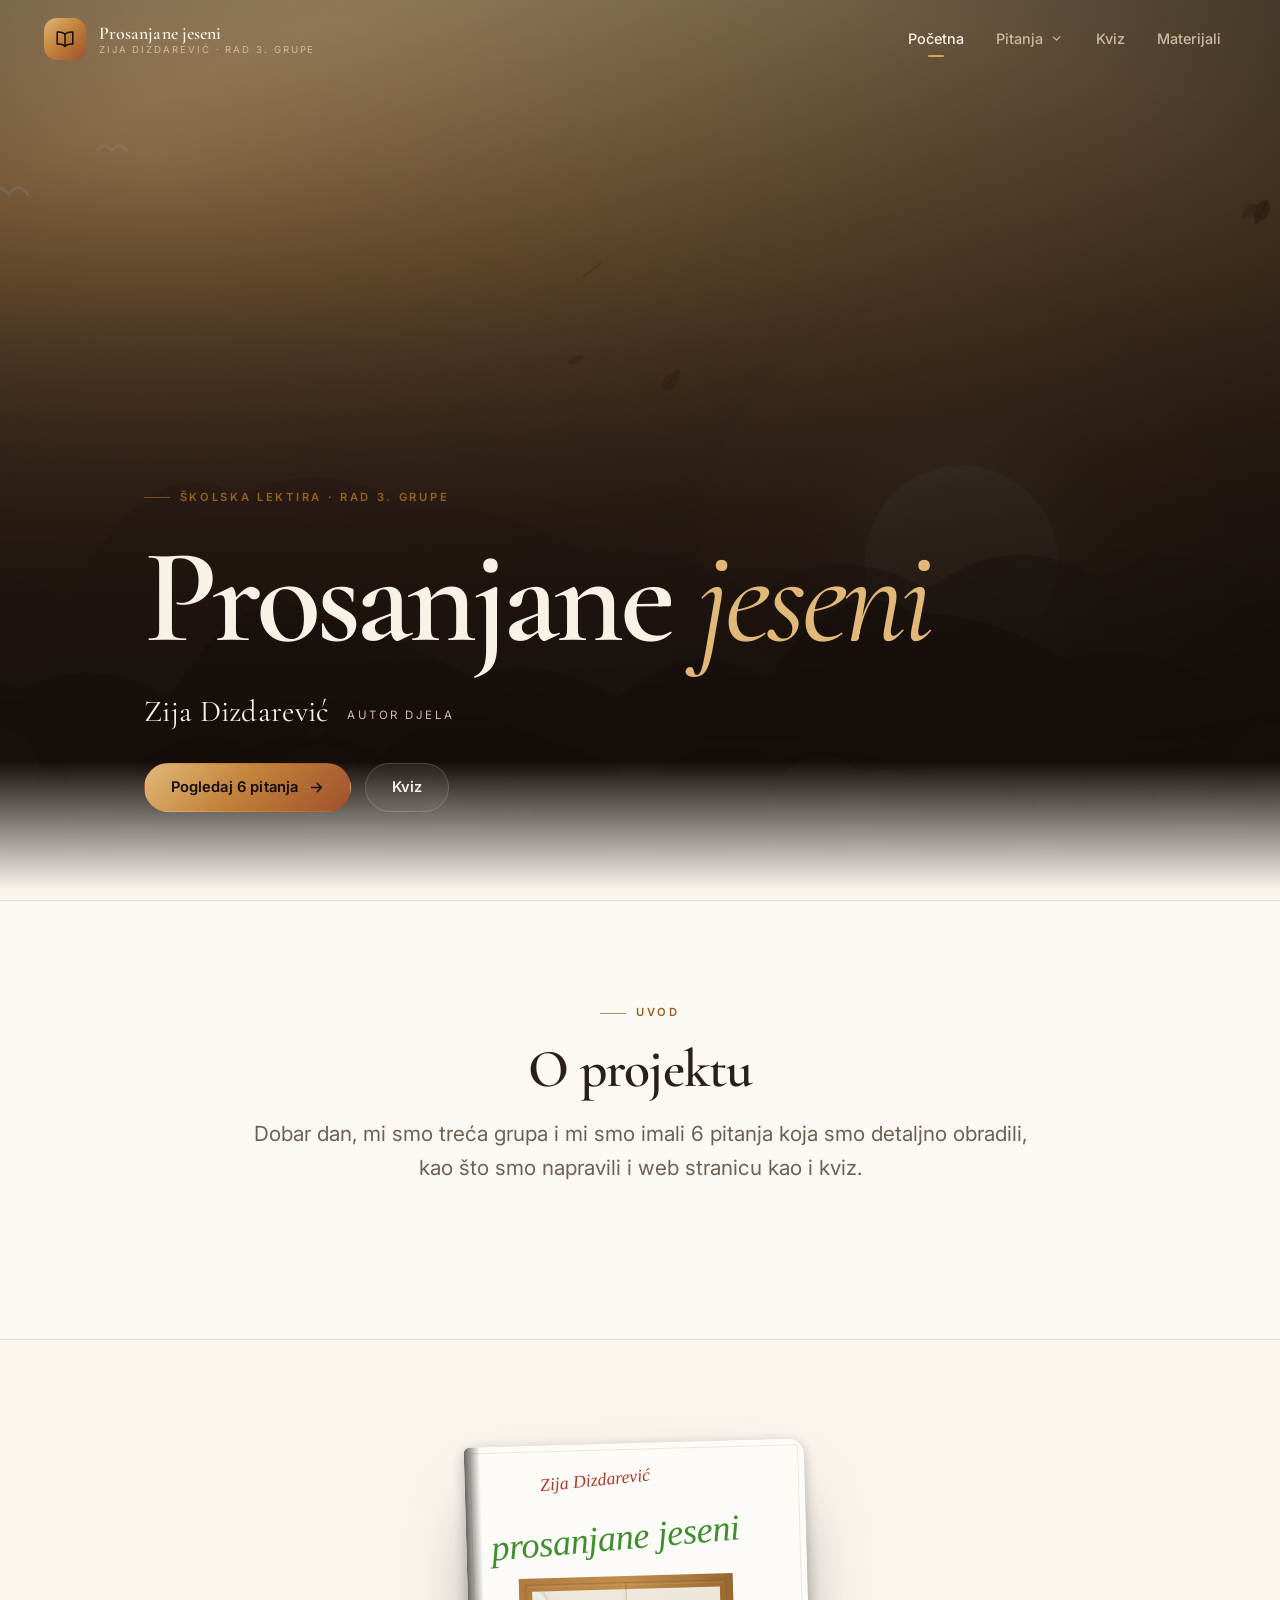
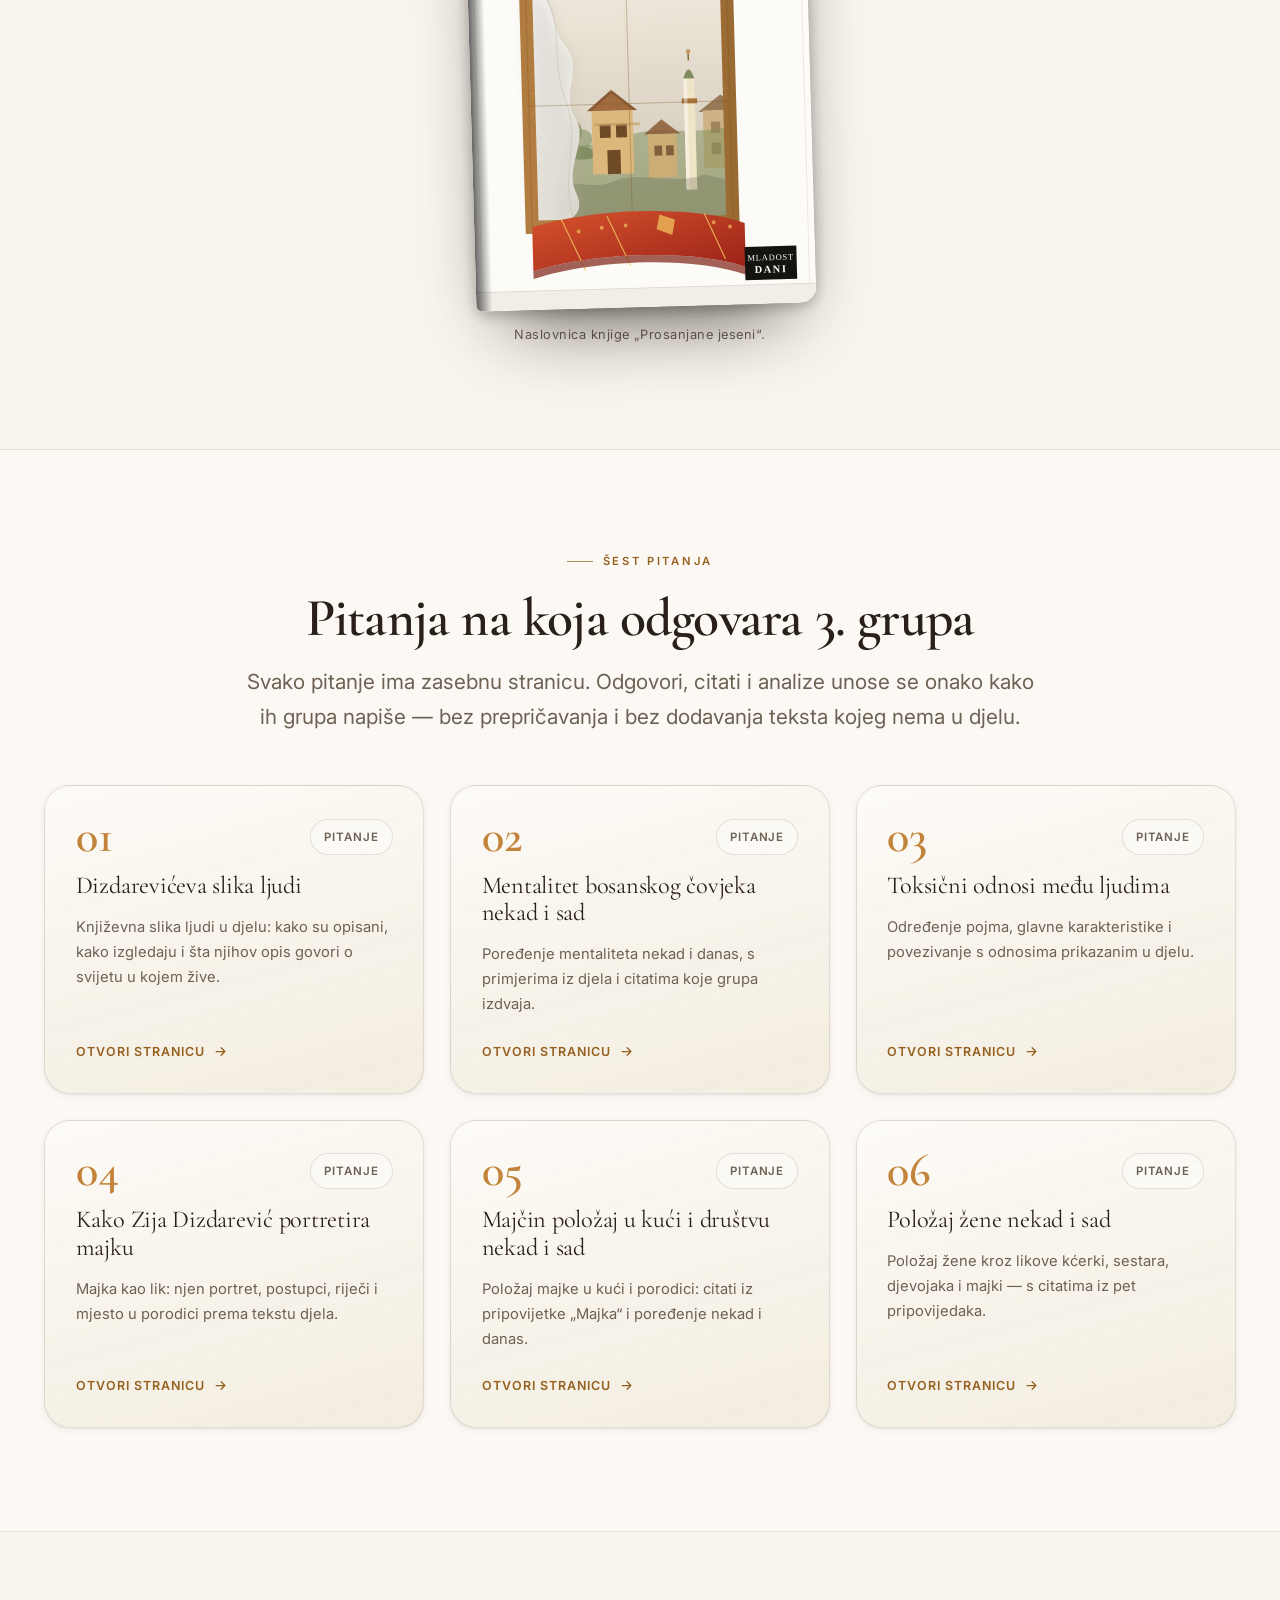
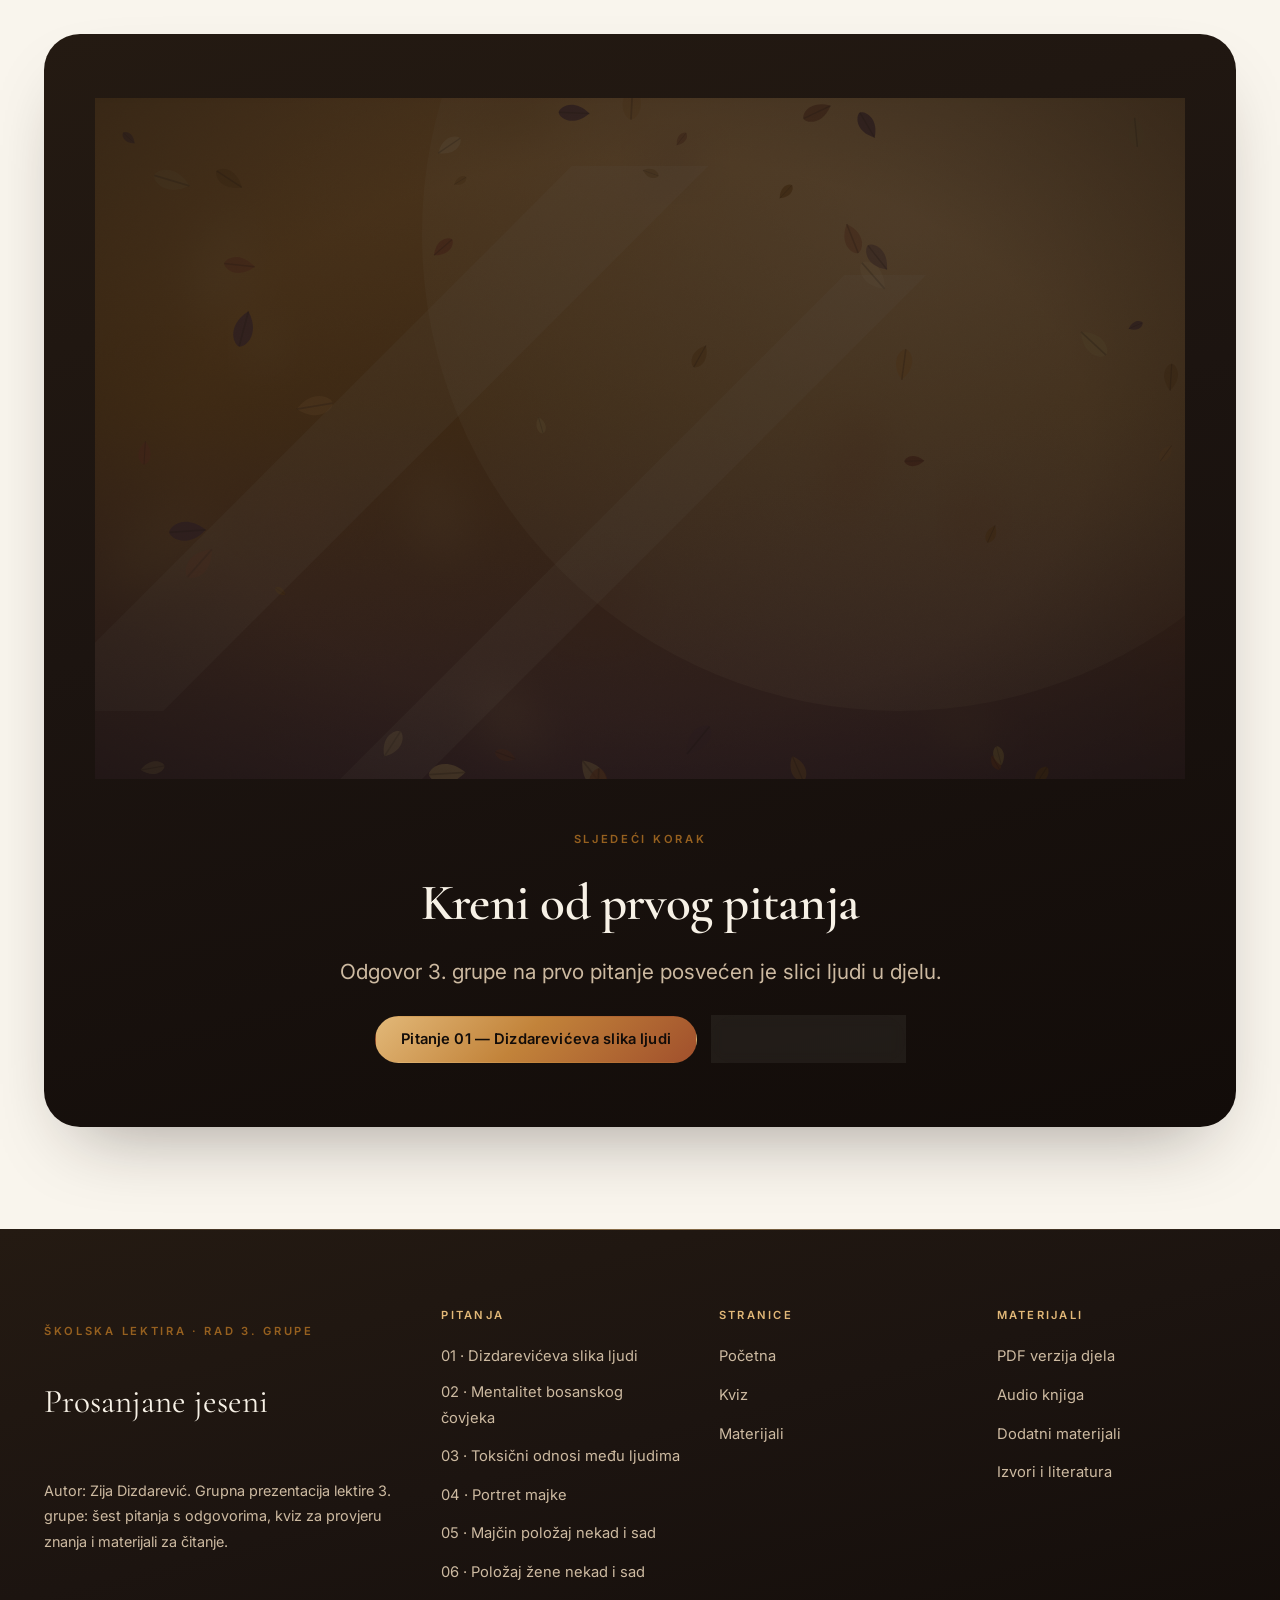
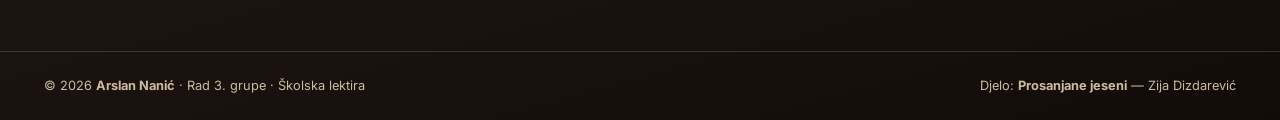
<file: index.html>
<!DOCTYPE html>
<html lang="bs">
<head>
  <meta charset="utf-8">
  <meta name="viewport" content="width=device-width, initial-scale=1">
  <title>Prosanjane jeseni — Zija Dizdarević | Rad 3. grupe</title>
  <meta name="description" content="Digitalna prezentacija školske lektire „Prosanjane jeseni“ (Zija Dizdarević): šest pitanja 3. grupe s odgovorima, kviz za provjeru znanja i materijali za čitanje.">
  <meta name="theme-color" content="#120c09">
  <link rel="icon" type="image/svg+xml" href="images/favicon.svg">
  <link rel="preconnect" href="https://fonts.googleapis.com">
  <link rel="preconnect" href="https://fonts.gstatic.com" crossorigin>
  <link rel="stylesheet" href="https://fonts.googleapis.com/css2?family=Cormorant+Garamond:ital,wght@0,400;0,500;0,600;0,700;1,400;1,600&family=Inter:wght@300;400;500;600;700&display=swap">
  <link rel="stylesheet" href="css/style.css">
  <link rel="stylesheet" href="css/pages.css">
</head>
<body data-page="index">
  <div class="progress" data-progress aria-hidden="true"></div>
  <a class="skip-link" href="#main">Preskoči na sadržaj</a>

  <header class="site-header" data-header>
    <div class="container container--wide header__inner">
      <a class="brand" href="index.html">
        <span class="brand__mark" aria-hidden="true"><svg viewBox="0 0 24 24" fill="none" stroke="currentColor" stroke-width="1.6" stroke-linecap="round" stroke-linejoin="round"><path d="M12 6.5C9.6 4.6 6.4 4.1 3.5 4.4v13.2c2.9-.3 6.1.2 8.5 2.1"/><path d="M12 6.5c2.4-1.9 5.6-2.4 8.5-2.1v13.2c-2.9-.3-6.1.2-8.5 2.1"/><path d="M12 6.5v13.2"/></svg></span>
        <span class="brand__text"><span class="brand__title">Prosanjane jeseni</span><span class="brand__sub">Zija Dizdarević · Rad 3. grupe</span></span>
      </a>
      <nav class="nav" id="glavna-navigacija" data-nav aria-label="Glavna navigacija">
        <ul class="nav__list">
          <li class="nav__item"><a class="nav__link" href="index.html" aria-current="page">Početna</a></li>
          <li class="nav__item" data-sub>
            <button class="nav__sub-toggle" type="button" aria-expanded="false" aria-controls="podmeni-pitanja">Pitanja <svg viewBox="0 0 24 24" fill="none" stroke="currentColor" stroke-width="2" stroke-linecap="round" stroke-linejoin="round" aria-hidden="true"><path d="M6 9l6 6 6-6"/></svg></button>
            <ul class="nav__sub" id="podmeni-pitanja">
              <li><a class="nav__sub-link" href="pitanje1.html"><span>01</span> Dizdarevićeva slika ljudi</a></li>
              <li><a class="nav__sub-link" href="pitanje2.html"><span>02</span> Mentalitet bosanskog čovjeka</a></li>
              <li><a class="nav__sub-link" href="pitanje3.html"><span>03</span> Toksični odnosi među ljudima</a></li>
              <li><a class="nav__sub-link" href="pitanje4.html"><span>04</span> Portret majke</a></li>
              <li><a class="nav__sub-link" href="pitanje5.html"><span>05</span> Majčin položaj nekad i sad</a></li>
              <li><a class="nav__sub-link" href="pitanje6.html"><span>06</span> Položaj žene nekad i sad</a></li>
            </ul>
          </li>
          <li class="nav__item"><a class="nav__link" href="kviz.html">Kviz</a></li>
          <li class="nav__item"><a class="nav__link" href="materijali.html">Materijali</a></li>
        </ul>
      </nav>
      <button class="burger" type="button" data-burger aria-expanded="false" aria-controls="glavna-navigacija" aria-label="Otvori meni"><span></span><span></span><span></span></button>
    </div>
  </header>

  <main id="main">
    <!-- ============================= HERO ============================= -->
    <section class="hero">
      <div class="hero__bg">
        <img src="images/hero-jesen.svg" alt="Jesenji krajolik: slojevita brda u toplim tonovima, magla i drveće u jesenjem lišću." data-parallax="0.12" fetchpriority="high" decoding="async">
      </div>
      <div class="hero__veil" aria-hidden="true"></div>
      <div class="container container--wide hero__inner">
        <span class="eyebrow">Školska lektira · Rad 3. grupe</span>
        <h1 class="hero__title">Prosanjane <em>jeseni</em></h1>
        <p class="hero__author">Zija Dizdarević <span>autor djela</span></p>
        <div class="btn-group">
          <a class="btn btn--primary" href="#pitanja">Pogledaj 6 pitanja <svg viewBox="0 0 24 24" fill="none" stroke="currentColor" stroke-width="2" stroke-linecap="round" stroke-linejoin="round" aria-hidden="true"><path d="M5 12h14M13 6l6 6-6 6"/></svg></a>
          <a class="btn btn--ghost" href="kviz.html">Kviz</a>
        </div>
      </div>
    </section>

    <!-- ======================== UVODNI TEKST ======================== -->
    <section class="section section--paper" id="uvod">
      <div class="container container--wide">
        <div class="section-head section-head--center" data-reveal-group>
          <span class="eyebrow" data-reveal="fade">Uvod</span>
          <h2 class="section-head__title" data-reveal>O projektu</h2>
          <p class="lead" data-reveal>Dobar dan, mi smo treća grupa i mi smo imali 6 pitanja koja smo detaljno obradili, kao što smo napravili i web stranicu kao i kviz.</p>
        </div>
      </div>
    </section>

    <!-- ======================== NASLOVNICA KNJIGE ======================== -->
    <section class="section" id="naslovnica" aria-label="Naslovnica knjige">
      <div class="container container--wide">
        <div class="cover" data-reveal="scale">
          <div class="cover__book">
            <img src="images/knjiga-zija.svg" alt="Naslovnica knjige „Prosanjane jeseni“ (Zija Dizdarević): otvoren prozor s pogledom na bosansku kasabu i ćilim u prvom planu." loading="lazy" decoding="async">
          </div>
          <p class="cover__note">Naslovnica knjige „Prosanjane jeseni“.</p>
        </div>
      </div>
    </section>

    <!-- ============================ PITANJA ============================ -->
    <section class="section section--paper" id="pitanja">
      <div class="container container--wide">
        <div class="section-head section-head--center" data-reveal-group>
          <span class="eyebrow" data-reveal="fade">Šest pitanja</span>
          <h2 class="section-head__title" data-reveal>Pitanja na koja odgovara 3. grupa</h2>
          <p class="lead" data-reveal>Svako pitanje ima zasebnu stranicu. Odgovori, citati i analize unose se onako kako ih grupa napiše — bez prepričavanja i bez dodavanja teksta kojeg nema u djelu.</p>
        </div>
        <div class="q-grid" data-reveal-group>
          <a class="q-card" href="pitanje1.html" data-reveal>
            <span class="q-card__top"><span class="q-card__num">01</span><span class="chip">Pitanje</span></span>
            <span class="q-card__title">Dizdarevićeva slika ljudi</span>
            <span class="q-card__text">Književna slika ljudi u djelu: kako su opisani, kako izgledaju i šta njihov opis govori o svijetu u kojem žive.</span>
            <span class="q-card__cta">Otvori stranicu <svg viewBox="0 0 24 24" fill="none" stroke="currentColor" stroke-width="2" stroke-linecap="round" stroke-linejoin="round" aria-hidden="true"><path d="M5 12h14M13 6l6 6-6 6"/></svg></span>
          </a>
          <a class="q-card" href="pitanje2.html" data-reveal>
            <span class="q-card__top"><span class="q-card__num">02</span><span class="chip">Pitanje</span></span>
            <span class="q-card__title">Mentalitet bosanskog čovjeka nekad i sad</span>
            <span class="q-card__text">Poređenje mentaliteta nekad i danas, s primjerima iz djela i citatima koje grupa izdvaja.</span>
            <span class="q-card__cta">Otvori stranicu <svg viewBox="0 0 24 24" fill="none" stroke="currentColor" stroke-width="2" stroke-linecap="round" stroke-linejoin="round" aria-hidden="true"><path d="M5 12h14M13 6l6 6-6 6"/></svg></span>
          </a>
          <a class="q-card" href="pitanje3.html" data-reveal>
            <span class="q-card__top"><span class="q-card__num">03</span><span class="chip">Pitanje</span></span>
            <span class="q-card__title">Toksični odnosi među ljudima</span>
            <span class="q-card__text">Određenje pojma, glavne karakteristike i povezivanje s odnosima prikazanim u djelu.</span>
            <span class="q-card__cta">Otvori stranicu <svg viewBox="0 0 24 24" fill="none" stroke="currentColor" stroke-width="2" stroke-linecap="round" stroke-linejoin="round" aria-hidden="true"><path d="M5 12h14M13 6l6 6-6 6"/></svg></span>
          </a>
          <a class="q-card" href="pitanje4.html" data-reveal>
            <span class="q-card__top"><span class="q-card__num">04</span><span class="chip">Pitanje</span></span>
            <span class="q-card__title">Kako Zija Dizdarević portretira majku</span>
            <span class="q-card__text">Majka kao lik: njen portret, postupci, riječi i mjesto u porodici prema tekstu djela.</span>
            <span class="q-card__cta">Otvori stranicu <svg viewBox="0 0 24 24" fill="none" stroke="currentColor" stroke-width="2" stroke-linecap="round" stroke-linejoin="round" aria-hidden="true"><path d="M5 12h14M13 6l6 6-6 6"/></svg></span>
          </a>
          <a class="q-card" href="pitanje5.html" data-reveal>
            <span class="q-card__top"><span class="q-card__num">05</span><span class="chip">Pitanje</span></span>
            <span class="q-card__title">Majčin položaj u kući i društvu nekad i sad</span>
            <span class="q-card__text">Položaj majke u kući i porodici: citati iz pripovijetke „Majka“ i poređenje nekad i danas.</span>
            <span class="q-card__cta">Otvori stranicu <svg viewBox="0 0 24 24" fill="none" stroke="currentColor" stroke-width="2" stroke-linecap="round" stroke-linejoin="round" aria-hidden="true"><path d="M5 12h14M13 6l6 6-6 6"/></svg></span>
          </a>
          <a class="q-card" href="pitanje6.html" data-reveal>
            <span class="q-card__top"><span class="q-card__num">06</span><span class="chip">Pitanje</span></span>
            <span class="q-card__title">Položaj žene nekad i sad</span>
            <span class="q-card__text">Položaj žene kroz likove kćerki, sestara, djevojaka i majki — s citatima iz pet pripovijedaka.</span>
            <span class="q-card__cta">Otvori stranicu <svg viewBox="0 0 24 24" fill="none" stroke="currentColor" stroke-width="2" stroke-linecap="round" stroke-linejoin="round" aria-hidden="true"><path d="M5 12h14M13 6l6 6-6 6"/></svg></span>
          </a>
        </div>
      </div>
    </section>

    <!-- ============================== CTA ============================== -->
    <section class="section">
      <div class="container container--wide">
        <div class="cta" data-reveal>
          <div class="cta__bg" aria-hidden="true"><img src="images/jesen-lisce.svg" alt="" loading="lazy" decoding="async"></div>
          <div class="cta__veil" aria-hidden="true"></div>
          <span class="eyebrow eyebrow--bare">Sljedeći korak</span>
          <h2 class="cta__title">Kreni od prvog pitanja</h2>
          <p class="lead text-invert-soft">Odgovor 3. grupe na prvo pitanje posvećen je slici ljudi u djelu.</p>
          <div class="btn-group">
            <a class="btn btn--primary" href="pitanje1.html">Pitanje 01 — Dizdarevićeva slika ljudi</a>
            <a class="btn btn--ghost" href="materijali.html">Materijali za čitanje</a>
          </div>
        </div>
      </div>
    </section>

  </main>

  <!-- ============================== FOOTER ============================== -->
  <footer class="site-footer">
    <div class="container container--wide footer__grid">
      <div class="footer__brand">
        <span class="eyebrow eyebrow--bare">Školska lektira · Rad 3. grupe</span>
        <p class="footer__title">Prosanjane jeseni</p>
        <p class="footer__text">Autor: Zija Dizdarević. Grupna prezentacija lektire 3. grupe: šest pitanja s odgovorima, kviz za provjeru znanja i materijali za čitanje.</p>
      </div>
      <nav class="footer__col" aria-labelledby="footer-pitanja">
        <p class="footer__heading" id="footer-pitanja">Pitanja</p>
        <ul class="footer__list">
          <li><a href="pitanje1.html">01 · Dizdarevićeva slika ljudi</a></li>
          <li><a href="pitanje2.html">02 · Mentalitet bosanskog čovjeka</a></li>
          <li><a href="pitanje3.html">03 · Toksični odnosi među ljudima</a></li>
          <li><a href="pitanje4.html">04 · Portret majke</a></li>
          <li><a href="pitanje5.html">05 · Majčin položaj nekad i sad</a></li>
          <li><a href="pitanje6.html">06 · Položaj žene nekad i sad</a></li>
        </ul>
      </nav>
      <nav class="footer__col" aria-labelledby="footer-stranice">
        <p class="footer__heading" id="footer-stranice">Stranice</p>
        <ul class="footer__list">
          <li><a href="index.html">Početna</a></li>
          <li><a href="kviz.html">Kviz</a></li>
          <li><a href="materijali.html">Materijali</a></li>
        </ul>
      </nav>
      <div class="footer__col">
        <p class="footer__heading">Materijali</p>
        <ul class="footer__list">
          <li><a href="materijali.html#pdf">PDF verzija djela</a></li>
          <li><a href="materijali.html#audio">Audio knjiga</a></li>
          <li><a href="materijali.html#dodatno">Dodatni materijali</a></li>
          <li><a href="materijali.html#izvori">Izvori i literatura</a></li>
        </ul>
      </div>
    </div>
    <div class="container container--wide footer__bottom">
      <p>© <span data-year>2026</span> <strong>Arslan Nanić</strong> · Rad 3. grupe · Školska lektira</p>
      <p>Djelo: <strong>Prosanjane jeseni</strong> — Zija Dizdarević</p>
    </div>
  </footer>

  <button class="to-top" type="button" data-to-top aria-label="Na vrh stranice"><svg viewBox="0 0 24 24" fill="none" stroke="currentColor" stroke-width="2" stroke-linecap="round" stroke-linejoin="round" aria-hidden="true"><path d="M12 19V5M6 11l6-6 6 6"/></svg></button>

  <script src="js/animations.js" defer></script>
  <script src="js/main.js" defer></script>
  <script src="js/gallery.js" defer></script>
</body>
</html>
</file>
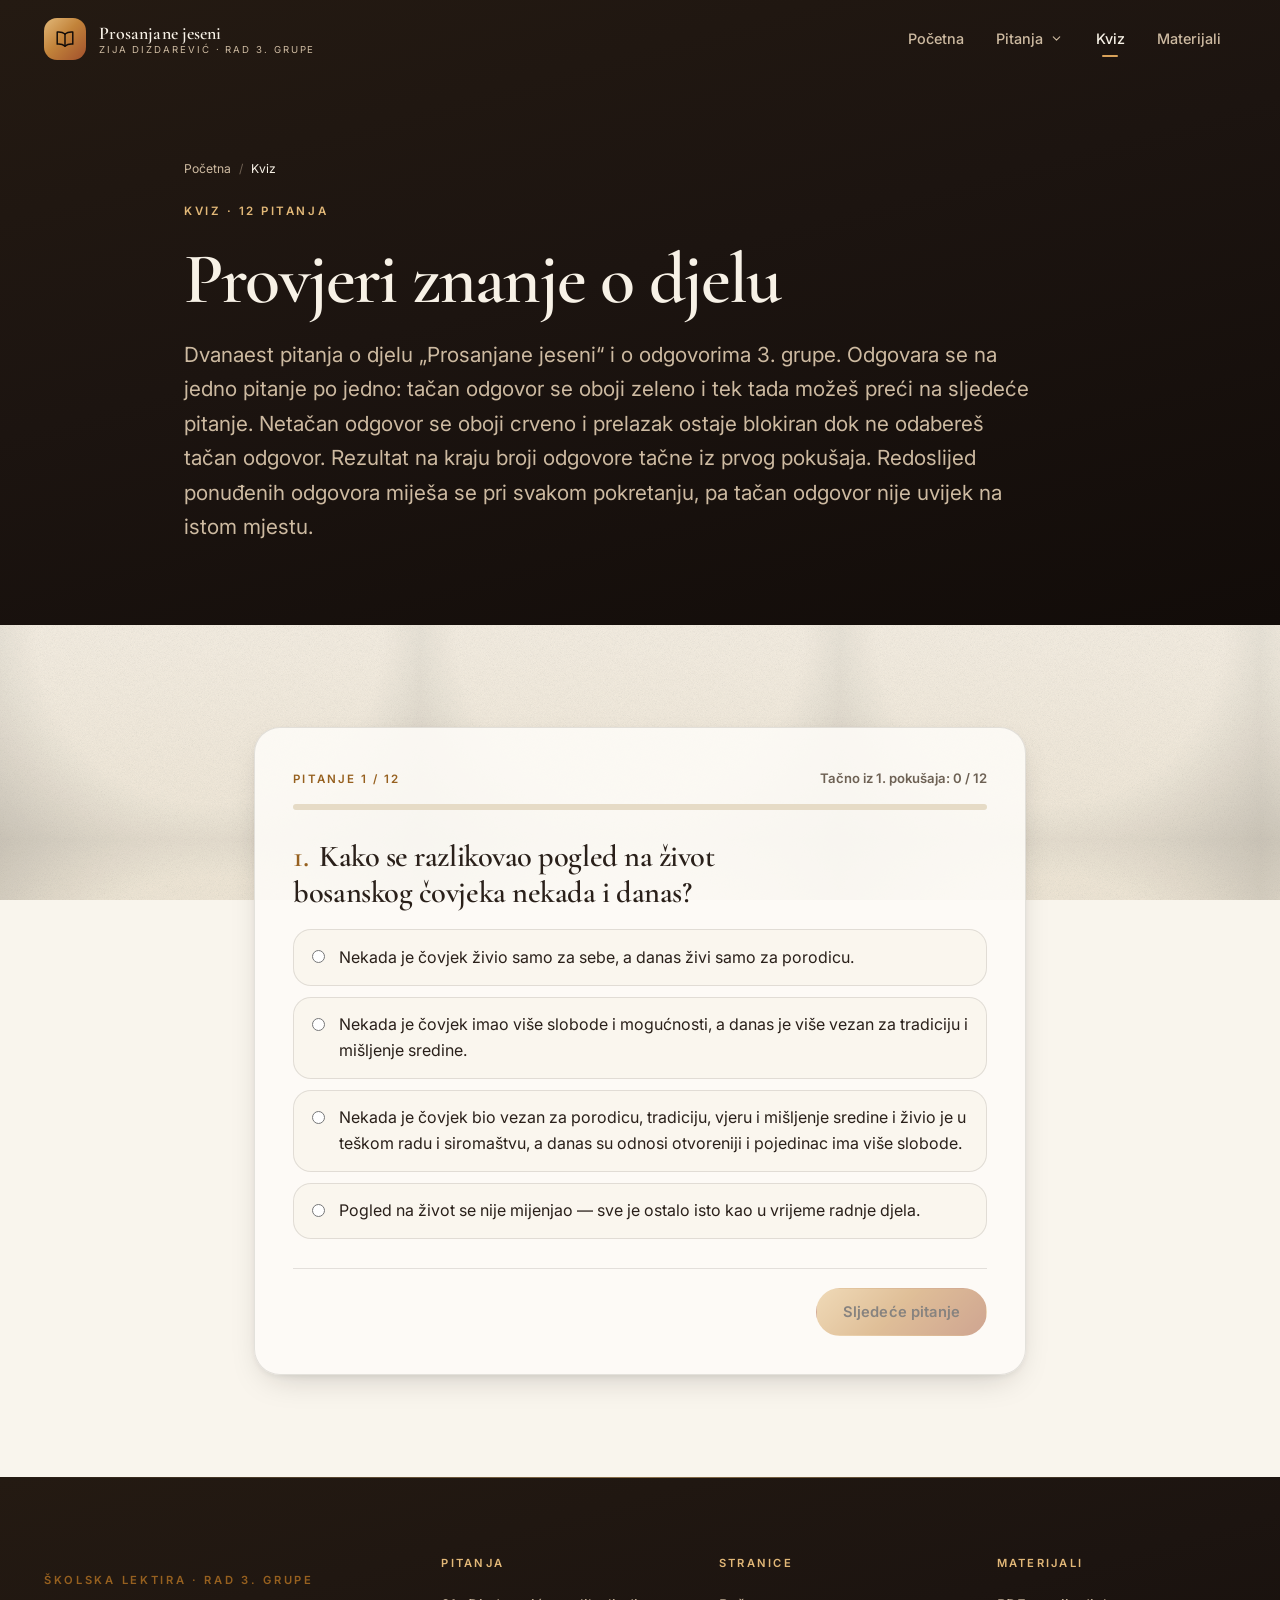
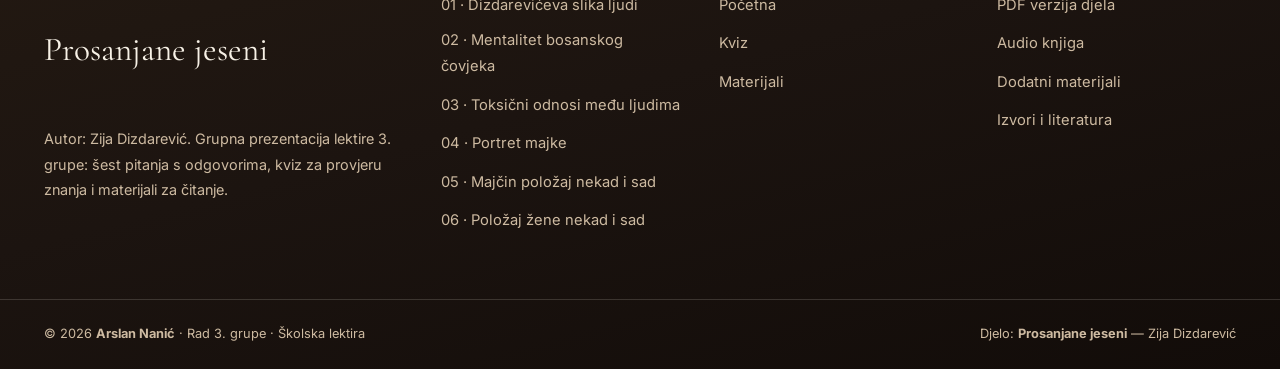
<file: kviz.html>
<!DOCTYPE html>
<html lang="bs">
<head>
  <meta charset="utf-8">
  <meta name="viewport" content="width=device-width, initial-scale=1">
  <title>Kviz — provjeri znanje o djelu | Prosanjane jeseni</title>
  <meta name="description" content="Kviz od 12 pitanja o djelu „Prosanjane jeseni“ i o odgovorima 3. grupe: jedno pitanje po zaslonu, provjera tačnosti i rezultat na kraju.">
  <meta name="theme-color" content="#120c09">
  <link rel="icon" type="image/svg+xml" href="images/favicon.svg">
  <link rel="preconnect" href="https://fonts.googleapis.com">
  <link rel="preconnect" href="https://fonts.gstatic.com" crossorigin>
  <link rel="stylesheet" href="https://fonts.googleapis.com/css2?family=Cormorant+Garamond:ital,wght@0,400;0,500;0,600;0,700;1,400;1,600&family=Inter:wght@300;400;500;600;700&display=swap">
  <link rel="stylesheet" href="css/style.css">
  <link rel="stylesheet" href="css/pages.css">
</head>
<body data-page="kviz">
  <div class="progress" data-progress aria-hidden="true"></div>
  <a class="skip-link" href="#main">Preskoči na sadržaj</a>

  <header class="site-header" data-header>
    <div class="container container--wide header__inner">
      <a class="brand" href="index.html">
        <span class="brand__mark" aria-hidden="true"><svg viewBox="0 0 24 24" fill="none" stroke="currentColor" stroke-width="1.6" stroke-linecap="round" stroke-linejoin="round"><path d="M12 6.5C9.6 4.6 6.4 4.1 3.5 4.4v13.2c2.9-.3 6.1.2 8.5 2.1"/><path d="M12 6.5c2.4-1.9 5.6-2.4 8.5-2.1v13.2c-2.9-.3-6.1.2-8.5 2.1"/><path d="M12 6.5v13.2"/></svg></span>
        <span class="brand__text"><span class="brand__title">Prosanjane jeseni</span><span class="brand__sub">Zija Dizdarević · Rad 3. grupe</span></span>
      </a>
      <nav class="nav" id="glavna-navigacija" data-nav aria-label="Glavna navigacija">
        <ul class="nav__list">
          <li class="nav__item"><a class="nav__link" href="index.html">Početna</a></li>
          <li class="nav__item" data-sub>
            <button class="nav__sub-toggle" type="button" aria-expanded="false" aria-controls="podmeni-pitanja">Pitanja <svg viewBox="0 0 24 24" fill="none" stroke="currentColor" stroke-width="2" stroke-linecap="round" stroke-linejoin="round" aria-hidden="true"><path d="M6 9l6 6 6-6"/></svg></button>
            <ul class="nav__sub" id="podmeni-pitanja">
              <li><a class="nav__sub-link" href="pitanje1.html"><span>01</span> Dizdarevićeva slika ljudi</a></li>
              <li><a class="nav__sub-link" href="pitanje2.html"><span>02</span> Mentalitet bosanskog čovjeka</a></li>
              <li><a class="nav__sub-link" href="pitanje3.html"><span>03</span> Toksični odnosi među ljudima</a></li>
              <li><a class="nav__sub-link" href="pitanje4.html"><span>04</span> Portret majke</a></li>
              <li><a class="nav__sub-link" href="pitanje5.html"><span>05</span> Majčin položaj nekad i sad</a></li>
              <li><a class="nav__sub-link" href="pitanje6.html"><span>06</span> Položaj žene nekad i sad</a></li>
            </ul>
          </li>
          <li class="nav__item"><a class="nav__link" href="kviz.html" aria-current="page">Kviz</a></li>
          <li class="nav__item"><a class="nav__link" href="materijali.html">Materijali</a></li>
        </ul>
      </nav>
      <button class="burger" type="button" data-burger aria-expanded="false" aria-controls="glavna-navigacija" aria-label="Otvori meni"><span></span><span></span><span></span></button>
    </div>
  </header>

  <main id="main">
    <section class="page-hero">
      <div class="container container--wide page-hero__inner">
        <nav aria-label="Putanja">
          <ol class="breadcrumb">
            <li><a href="index.html">Početna</a></li>
            <li><span aria-current="page">Kviz</span></li>
          </ol>
        </nav>
        <span class="answer-kicker">Kviz · 12 pitanja</span>
        <h1 class="page-hero__title">Provjeri znanje o djelu</h1>
        <p class="lead page-hero__lead">Dvanaest pitanja o djelu „Prosanjane jeseni“ i o odgovorima 3. grupe. Odgovara se na jedno pitanje po jedno: tačan odgovor se oboji zeleno i tek tada možeš preći na sljedeće pitanje. Netačan odgovor se oboji crveno i prelazak ostaje blokiran dok ne odabereš tačan odgovor. Rezultat na kraju broji odgovore tačne iz prvog pokušaja. Redoslijed ponuđenih odgovora miješa se pri svakom pokretanju, pa tačan odgovor nije uvijek na istom mjestu.</p>
      </div>
    </section>

    <section class="section">
      <div class="container container--narrow">
        <div class="quiz" data-quiz>
          <div class="quiz__head">
            <span class="quiz__step" data-quiz-step>Pitanje 1 / 12</span>
            <span class="quiz__score" data-quiz-score>Tačno iz 1. pokušaja: 0 / 12</span>
          </div>
          <div class="quiz__track" role="presentation"><span class="quiz__fill" data-quiz-fill></span></div>
          <div class="quiz__stage" data-quiz-stage></div>
          <div class="quiz__actions">
            <button class="btn btn--primary" type="button" data-quiz-next disabled>Sljedeće pitanje</button>
          </div>
        </div>
        <div class="quiz-result" data-quiz-result hidden></div>
        <noscript><p class="quiz-note">Za rješavanje kviza potrebno je uključiti JavaScript u pregledniku.</p></noscript>
      </div>
    </section>
  </main>

  <footer class="site-footer">
    <div class="container container--wide footer__grid">
      <div class="footer__brand">
        <span class="eyebrow eyebrow--bare">Školska lektira · Rad 3. grupe</span>
        <p class="footer__title">Prosanjane jeseni</p>
        <p class="footer__text">Autor: Zija Dizdarević. Grupna prezentacija lektire 3. grupe: šest pitanja s odgovorima, kviz za provjeru znanja i materijali za čitanje.</p>
      </div>
      <nav class="footer__col" aria-labelledby="footer-pitanja">
        <p class="footer__heading" id="footer-pitanja">Pitanja</p>
        <ul class="footer__list">
          <li><a href="pitanje1.html">01 · Dizdarevićeva slika ljudi</a></li>
          <li><a href="pitanje2.html">02 · Mentalitet bosanskog čovjeka</a></li>
          <li><a href="pitanje3.html">03 · Toksični odnosi među ljudima</a></li>
          <li><a href="pitanje4.html">04 · Portret majke</a></li>
          <li><a href="pitanje5.html">05 · Majčin položaj nekad i sad</a></li>
          <li><a href="pitanje6.html">06 · Položaj žene nekad i sad</a></li>
        </ul>
      </nav>
      <nav class="footer__col" aria-labelledby="footer-stranice">
        <p class="footer__heading" id="footer-stranice">Stranice</p>
        <ul class="footer__list">
          <li><a href="index.html">Početna</a></li>
          <li><a href="kviz.html">Kviz</a></li>
          <li><a href="materijali.html">Materijali</a></li>
        </ul>
      </nav>
      <div class="footer__col">
        <p class="footer__heading">Materijali</p>
        <ul class="footer__list">
          <li><a href="materijali.html#pdf">PDF verzija djela</a></li>
          <li><a href="materijali.html#audio">Audio knjiga</a></li>
          <li><a href="materijali.html#dodatno">Dodatni materijali</a></li>
          <li><a href="materijali.html#izvori">Izvori i literatura</a></li>
        </ul>
      </div>
    </div>
    <div class="container container--wide footer__bottom">
      <p>© <span data-year>2026</span> <strong>Arslan Nanić</strong> · Rad 3. grupe · Školska lektira</p>
      <p>Djelo: <strong>Prosanjane jeseni</strong> — Zija Dizdarević</p>
    </div>
  </footer>

  <button class="to-top" type="button" data-to-top aria-label="Na vrh stranice"><svg viewBox="0 0 24 24" fill="none" stroke="currentColor" stroke-width="2" stroke-linecap="round" stroke-linejoin="round" aria-hidden="true"><path d="M12 19V5M6 11l6-6 6 6"/></svg></button>

  <script src="js/animations.js" defer></script>
  <script src="js/main.js" defer></script>
  <script src="js/gallery.js" defer></script>
  <script src="js/kviz.js" defer></script>

</body>
</html>
</file>
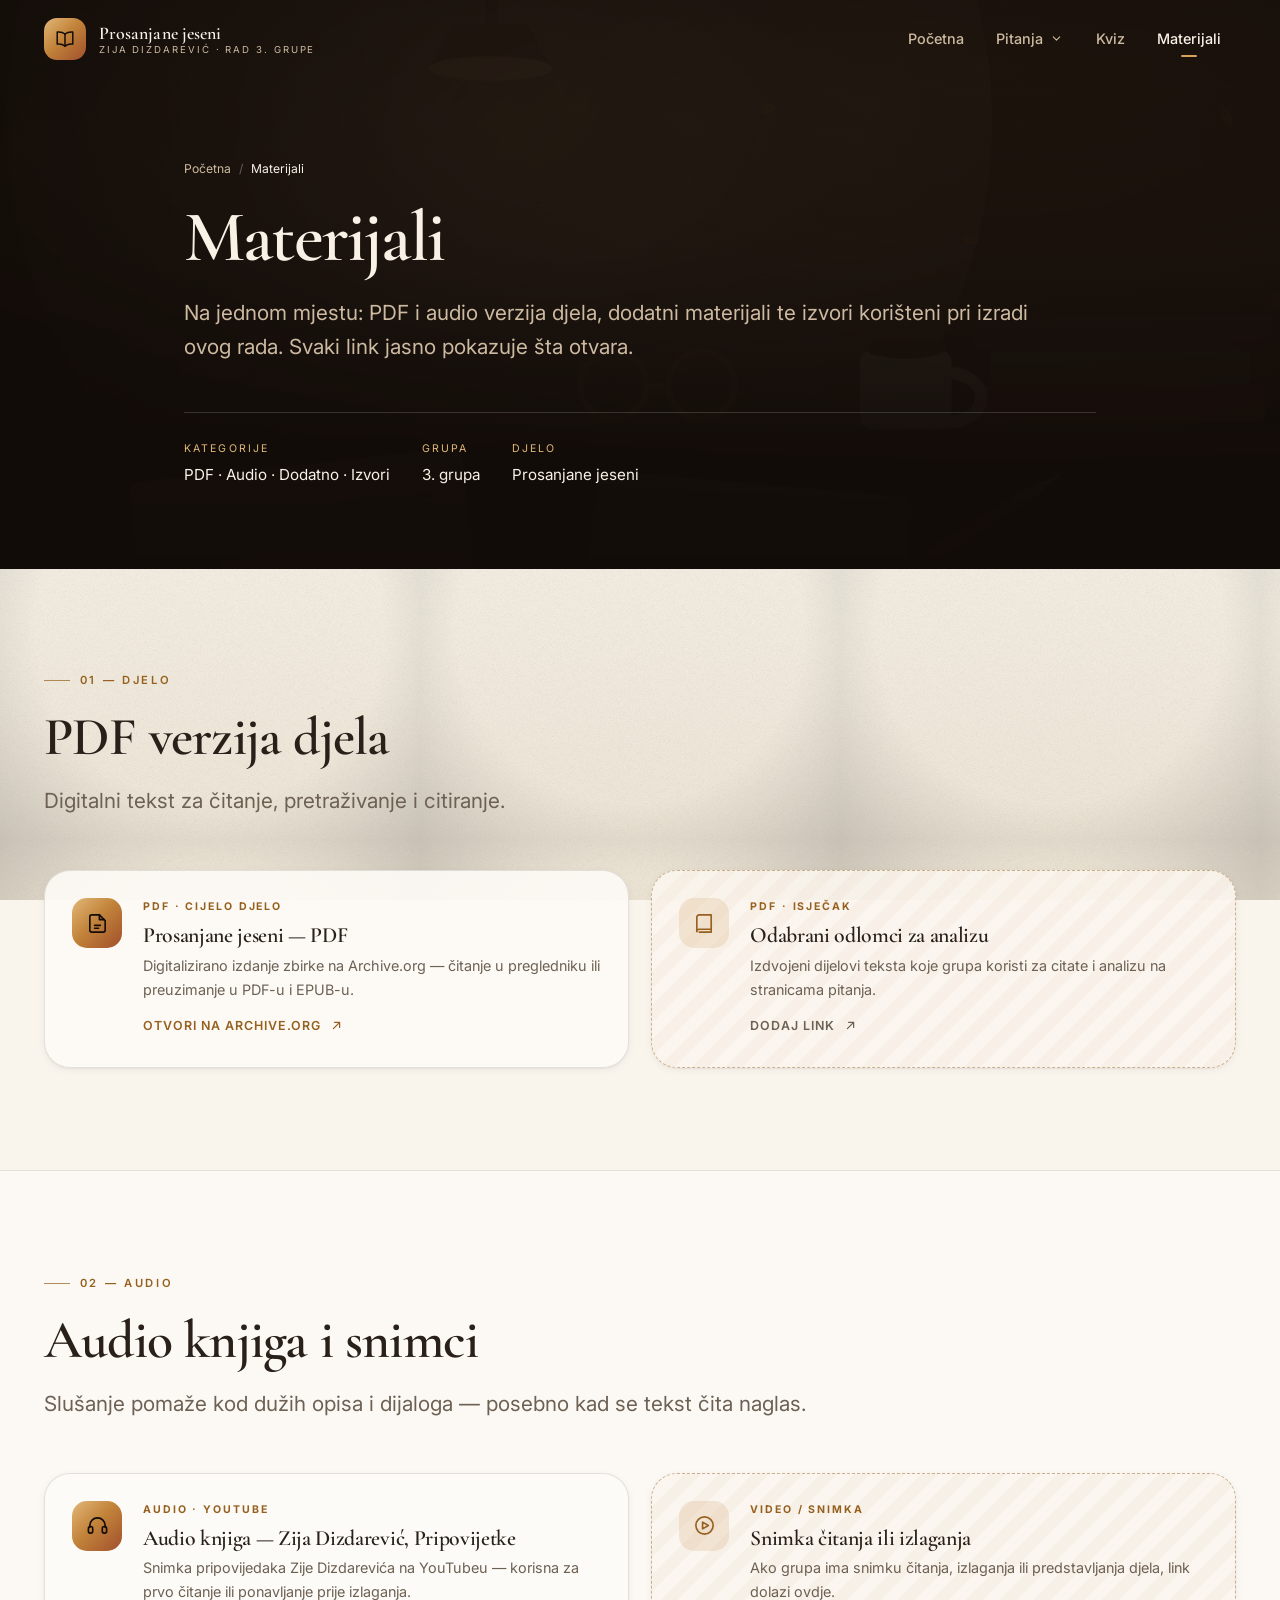
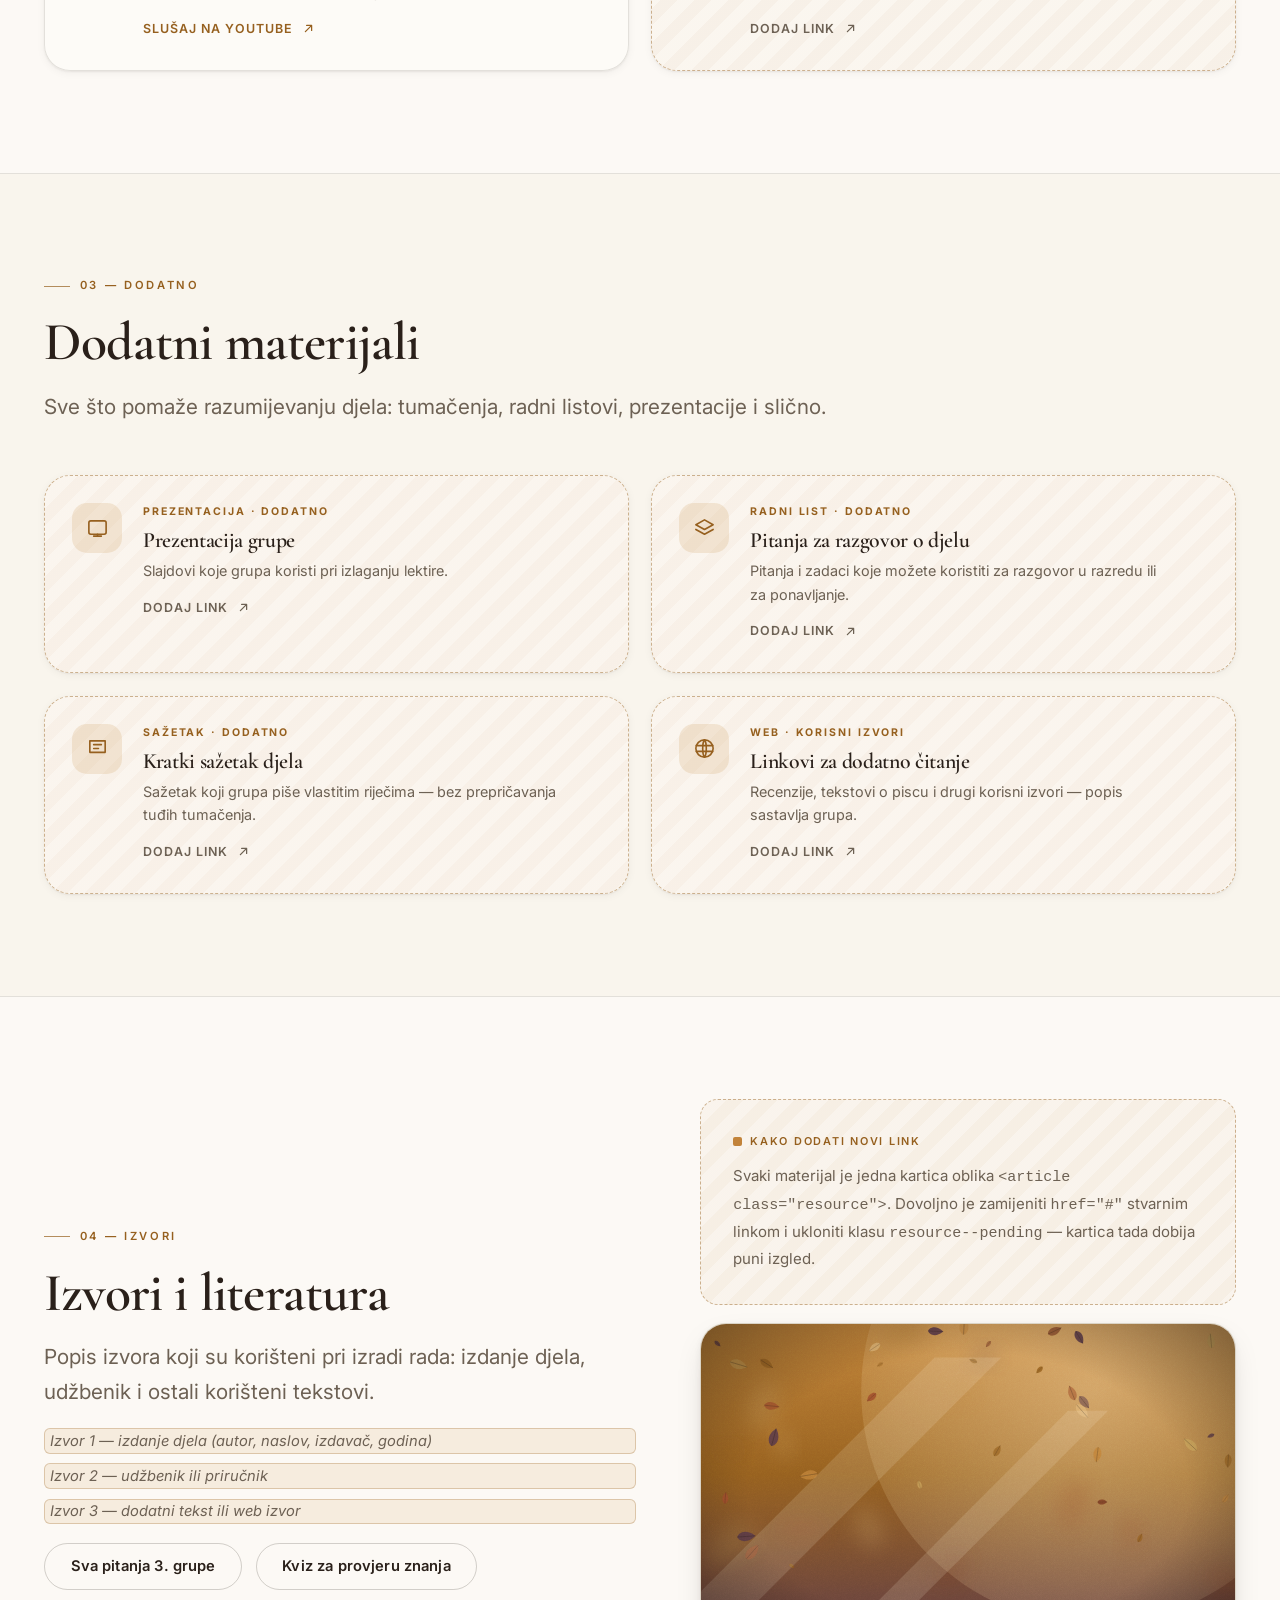
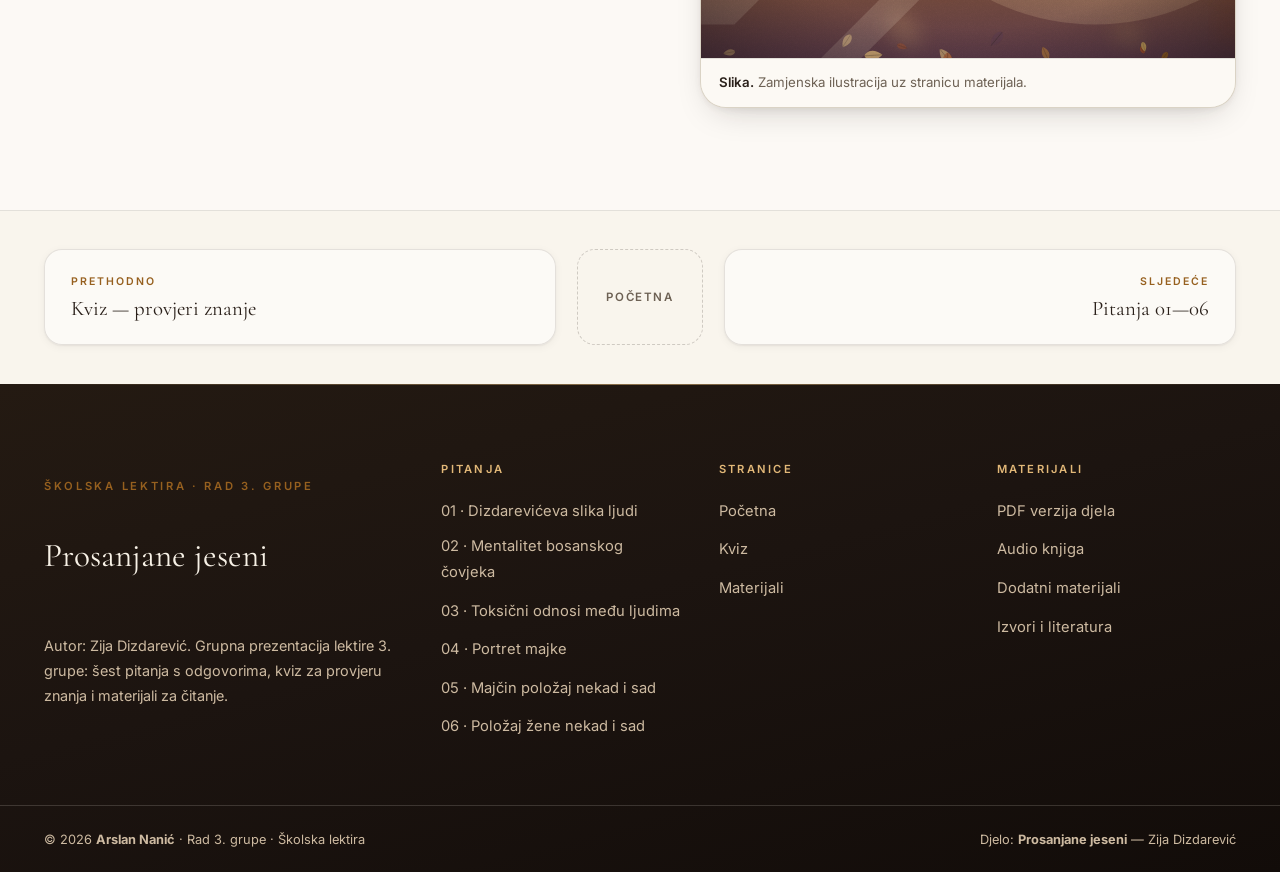
<file: materijali.html>
<!DOCTYPE html>
<html lang="bs">
<head>
  <meta charset="utf-8">
  <meta name="viewport" content="width=device-width, initial-scale=1">
  <title>Materijali — PDF, audio i dodatni izvori | Prosanjane jeseni</title>
  <meta name="description" content="Materijali za lektiru „Prosanjane jeseni“ (Zija Dizdarević): PDF verzija djela, audio knjiga, dodatni materijali i korisni izvori.">
  <meta name="theme-color" content="#120c09">
  <link rel="icon" type="image/svg+xml" href="images/favicon.svg">
  <link rel="preconnect" href="https://fonts.googleapis.com">
  <link rel="preconnect" href="https://fonts.gstatic.com" crossorigin>
  <link rel="stylesheet" href="https://fonts.googleapis.com/css2?family=Cormorant+Garamond:ital,wght@0,400;0,500;0,600;0,700;1,400;1,600&family=Inter:wght@300;400;500;600;700&display=swap">
  <link rel="stylesheet" href="css/style.css">
  <link rel="stylesheet" href="css/pages.css">
</head>
<body data-page="materijali">
  <div class="progress" data-progress aria-hidden="true"></div>
  <a class="skip-link" href="#main">Preskoči na sadržaj</a>

  <header class="site-header" data-header>
    <div class="container container--wide header__inner">
      <a class="brand" href="index.html">
        <span class="brand__mark" aria-hidden="true"><svg viewBox="0 0 24 24" fill="none" stroke="currentColor" stroke-width="1.6" stroke-linecap="round" stroke-linejoin="round"><path d="M12 6.5C9.6 4.6 6.4 4.1 3.5 4.4v13.2c2.9-.3 6.1.2 8.5 2.1"/><path d="M12 6.5c2.4-1.9 5.6-2.4 8.5-2.1v13.2c-2.9-.3-6.1.2-8.5 2.1"/><path d="M12 6.5v13.2"/></svg></span>
        <span class="brand__text"><span class="brand__title">Prosanjane jeseni</span><span class="brand__sub">Zija Dizdarević · Rad 3. grupe</span></span>
      </a>
      <nav class="nav" id="glavna-navigacija" data-nav aria-label="Glavna navigacija">
        <ul class="nav__list">
          <li class="nav__item"><a class="nav__link" href="index.html">Početna</a></li>
          <li class="nav__item" data-sub>
            <button class="nav__sub-toggle" type="button" aria-expanded="false" aria-controls="podmeni-pitanja">Pitanja <svg viewBox="0 0 24 24" fill="none" stroke="currentColor" stroke-width="2" stroke-linecap="round" stroke-linejoin="round" aria-hidden="true"><path d="M6 9l6 6 6-6"/></svg></button>
            <ul class="nav__sub" id="podmeni-pitanja">
              <li><a class="nav__sub-link" href="pitanje1.html"><span>01</span> Dizdarevićeva slika ljudi</a></li>
              <li><a class="nav__sub-link" href="pitanje2.html"><span>02</span> Mentalitet bosanskog čovjeka</a></li>
              <li><a class="nav__sub-link" href="pitanje3.html"><span>03</span> Toksični odnosi među ljudima</a></li>
              <li><a class="nav__sub-link" href="pitanje4.html"><span>04</span> Portret majke</a></li>
              <li><a class="nav__sub-link" href="pitanje5.html"><span>05</span> Majčin položaj nekad i sad</a></li>
              <li><a class="nav__sub-link" href="pitanje6.html"><span>06</span> Položaj žene nekad i sad</a></li>
            </ul>
          </li>
          <li class="nav__item"><a class="nav__link" href="kviz.html">Kviz</a></li>
          <li class="nav__item"><a class="nav__link" href="materijali.html" aria-current="page">Materijali</a></li>
        </ul>
      </nav>
      <button class="burger" type="button" data-burger aria-expanded="false" aria-controls="glavna-navigacija" aria-label="Otvori meni"><span></span><span></span><span></span></button>
    </div>
  </header>

  <main id="main">
    <section class="page-hero">
      <div class="page-hero__bg" aria-hidden="true">
        <img src="images/radni-sto.svg" alt="" data-parallax="0.08" fetchpriority="high" decoding="async">
      </div>
      <div class="page-hero__veil" aria-hidden="true"></div>
      <div class="container container--wide page-hero__inner">
        <nav aria-label="Putanja">
          <ol class="breadcrumb">
            <li><a href="index.html">Početna</a></li>
            <li><span aria-current="page">Materijali</span></li>
          </ol>
        </nav>
        <h1 class="page-hero__title">Materijali</h1>
        <p class="lead page-hero__lead">Na jednom mjestu: PDF i audio verzija djela, dodatni materijali te izvori korišteni pri izradi ovog rada. Svaki link jasno pokazuje šta otvara.</p>
        <dl class="page-hero__meta">
          <div><dt>Kategorije</dt><dd>PDF · Audio · Dodatno · Izvori</dd></div>
          <div><dt>Grupa</dt><dd>3. grupa</dd></div>
          <div><dt>Djelo</dt><dd>Prosanjane jeseni</dd></div>
        </dl>
      </div>
    </section>

    <section class="section" id="pdf">
      <div class="container container--wide">
        <div class="section-head" data-reveal-group>
          <span class="eyebrow" data-reveal="fade">01 — Djelo</span>
          <h2 class="section-head__title" data-reveal>PDF verzija djela</h2>
          <p class="lead" data-reveal>Digitalni tekst za čitanje, pretraživanje i citiranje.</p>
        </div>
        <div class="resources" data-reveal-group>
          <article class="resource" data-reveal>
            <span class="resource__icon" aria-hidden="true"><svg viewBox="0 0 24 24" fill="none" stroke="currentColor" stroke-width="1.7" stroke-linecap="round" stroke-linejoin="round"><path d="M14 3v5h5"/><path d="M18 21H6a2 2 0 01-2-2V5a2 2 0 012-2h8l6 6v10a2 2 0 01-2 2z"/><path d="M9 14h6M9 17h4"/></svg></span>
            <div>
              <span class="resource__type">PDF · cijelo djelo</span>
              <h3 class="resource__title">Prosanjane jeseni — PDF</h3>
              <p class="resource__text">Digitalizirano izdanje zbirke na Archive.org — čitanje u pregledniku ili preuzimanje u PDF-u i EPUB-u.</p>
              <a class="resource__link" href="https://archive.org/details/dizdarevic-zija-prosanjanje-jeseni" target="_blank" rel="noopener noreferrer">Otvori na Archive.org <svg viewBox="0 0 24 24" fill="none" stroke="currentColor" stroke-width="2" stroke-linecap="round" stroke-linejoin="round" aria-hidden="true"><path d="M7 17L17 7M9 7h8v8"/></svg></a>
            </div>
          </article>
          <article class="resource resource--pending" data-reveal>
            <span class="resource__icon" aria-hidden="true"><svg viewBox="0 0 24 24" fill="none" stroke="currentColor" stroke-width="1.7" stroke-linecap="round" stroke-linejoin="round"><path d="M4 5.5A2.5 2.5 0 016.5 3H19v15H6.5A2.5 2.5 0 004 20.5z"/><path d="M19 18v3H6.5"/></svg></span>
            <div>
              <span class="resource__type">PDF · isječak</span>
              <h3 class="resource__title">Odabrani odlomci za analizu</h3>
              <p class="resource__text">Izdvojeni dijelovi teksta koje grupa koristi za citate i analizu na stranicama pitanja.</p>
              <a class="resource__link" href="#" data-link-todo="Upiši link do dokumenta s odlomcima">Dodaj link <svg viewBox="0 0 24 24" fill="none" stroke="currentColor" stroke-width="2" stroke-linecap="round" stroke-linejoin="round" aria-hidden="true"><path d="M7 17L17 7M9 7h8v8"/></svg></a>
            </div>
          </article>
        </div>
      </div>
    </section>
    <section class="section section--paper" id="audio">
      <div class="container container--wide">
        <div class="section-head" data-reveal-group>
          <span class="eyebrow" data-reveal="fade">02 — Audio</span>
          <h2 class="section-head__title" data-reveal>Audio knjiga i snimci</h2>
          <p class="lead" data-reveal>Slušanje pomaže kod dužih opisa i dijaloga — posebno kad se tekst čita naglas.</p>
        </div>
        <div class="resources" data-reveal-group>
          <article class="resource" data-reveal>
            <span class="resource__icon" aria-hidden="true"><svg viewBox="0 0 24 24" fill="none" stroke="currentColor" stroke-width="1.7" stroke-linecap="round" stroke-linejoin="round"><path d="M4 14v-2a8 8 0 0116 0v2"/><rect x="2.5" y="13" width="4.5" height="7" rx="2"/><rect x="17" y="13" width="4.5" height="7" rx="2"/></svg></span>
            <div>
              <span class="resource__type">Audio · YouTube</span>
              <h3 class="resource__title">Audio knjiga — Zija Dizdarević, Pripovijetke</h3>
              <p class="resource__text">Snimka pripovijedaka Zije Dizdarevića na YouTubeu — korisna za prvo čitanje ili ponavljanje prije izlaganja.</p>
              <a class="resource__link" href="https://youtu.be/eKyZx7YU2eI?si=PiswunEYIf8p065e" target="_blank" rel="noopener noreferrer">Slušaj na YouTube <svg viewBox="0 0 24 24" fill="none" stroke="currentColor" stroke-width="2" stroke-linecap="round" stroke-linejoin="round" aria-hidden="true"><path d="M7 17L17 7M9 7h8v8"/></svg></a>
            </div>
          </article>
          <article class="resource resource--pending" data-reveal>
            <span class="resource__icon" aria-hidden="true"><svg viewBox="0 0 24 24" fill="none" stroke="currentColor" stroke-width="1.7" stroke-linecap="round" stroke-linejoin="round"><circle cx="12" cy="12" r="9"/><path d="M10 8.5l6 3.5-6 3.5z"/></svg></span>
            <div>
              <span class="resource__type">Video / snimka</span>
              <h3 class="resource__title">Snimka čitanja ili izlaganja</h3>
              <p class="resource__text">Ako grupa ima snimku čitanja, izlaganja ili predstavljanja djela, link dolazi ovdje.</p>
              <a class="resource__link" href="#" data-link-todo="Upiši link do snimke">Dodaj link <svg viewBox="0 0 24 24" fill="none" stroke="currentColor" stroke-width="2" stroke-linecap="round" stroke-linejoin="round" aria-hidden="true"><path d="M7 17L17 7M9 7h8v8"/></svg></a>
            </div>
          </article>
        </div>
      </div>
    </section>

    <section class="section" id="dodatno">
      <div class="container container--wide">
        <div class="section-head" data-reveal-group>
          <span class="eyebrow" data-reveal="fade">03 — Dodatno</span>
          <h2 class="section-head__title" data-reveal>Dodatni materijali</h2>
          <p class="lead" data-reveal>Sve što pomaže razumijevanju djela: tumačenja, radni listovi, prezentacije i slično.</p>
        </div>
        <div class="resources" data-reveal-group>
          <article class="resource resource--pending" data-reveal>
            <span class="resource__icon" aria-hidden="true"><svg viewBox="0 0 24 24" fill="none" stroke="currentColor" stroke-width="1.7" stroke-linecap="round" stroke-linejoin="round"><rect x="3" y="4" width="18" height="14" rx="2"/><path d="M8 20h8M12 18v2"/></svg></span>
            <div>
              <span class="resource__type">Prezentacija · dodatno</span>
              <h3 class="resource__title">Prezentacija grupe</h3>
              <p class="resource__text">Slajdovi koje grupa koristi pri izlaganju lektire.</p>
              <a class="resource__link" href="#" data-link-todo="Upiši link do prezentacije">Dodaj link <svg viewBox="0 0 24 24" fill="none" stroke="currentColor" stroke-width="2" stroke-linecap="round" stroke-linejoin="round" aria-hidden="true"><path d="M7 17L17 7M9 7h8v8"/></svg></a>
            </div>
          </article>
          <article class="resource resource--pending" data-reveal>
            <span class="resource__icon" aria-hidden="true"><svg viewBox="0 0 24 24" fill="none" stroke="currentColor" stroke-width="1.7" stroke-linecap="round" stroke-linejoin="round"><path d="M12 3l9 5-9 5-9-5z"/><path d="M3 13l9 5 9-5"/></svg></span>
            <div>
              <span class="resource__type">Radni list · dodatno</span>
              <h3 class="resource__title">Pitanja za razgovor o djelu</h3>
              <p class="resource__text">Pitanja i zadaci koje možete koristiti za razgovor u razredu ili za ponavljanje.</p>
              <a class="resource__link" href="#" data-link-todo="Upiši link do radnog lista">Dodaj link <svg viewBox="0 0 24 24" fill="none" stroke="currentColor" stroke-width="2" stroke-linecap="round" stroke-linejoin="round" aria-hidden="true"><path d="M7 17L17 7M9 7h8v8"/></svg></a>
            </div>
          </article>
          <article class="resource resource--pending" data-reveal>
            <span class="resource__icon" aria-hidden="true"><svg viewBox="0 0 24 24" fill="none" stroke="currentColor" stroke-width="1.7" stroke-linecap="round" stroke-linejoin="round"><path d="M4 4h16v12H4z"/><path d="M8 8h8M8 12h5"/></svg></span>
            <div>
              <span class="resource__type">Sažetak · dodatno</span>
              <h3 class="resource__title">Kratki sažetak djela</h3>
              <p class="resource__text">Sažetak koji grupa piše vlastitim riječima — bez prepričavanja tuđih tumačenja.</p>
              <a class="resource__link" href="#" data-link-todo="Upiši link do sažetka">Dodaj link <svg viewBox="0 0 24 24" fill="none" stroke="currentColor" stroke-width="2" stroke-linecap="round" stroke-linejoin="round" aria-hidden="true"><path d="M7 17L17 7M9 7h8v8"/></svg></a>
            </div>
          </article>
          <article class="resource resource--pending" data-reveal>
            <span class="resource__icon" aria-hidden="true"><svg viewBox="0 0 24 24" fill="none" stroke="currentColor" stroke-width="1.7" stroke-linecap="round" stroke-linejoin="round"><circle cx="12" cy="12" r="9"/><path d="M3.5 9h17M3.5 15h17M12 3c2.5 3 2.5 15 0 18M12 3c-2.5 3-2.5 15 0 18"/></svg></span>
            <div>
              <span class="resource__type">Web · korisni izvori</span>
              <h3 class="resource__title">Linkovi za dodatno čitanje</h3>
              <p class="resource__text">Recenzije, tekstovi o piscu i drugi korisni izvori — popis sastavlja grupa.</p>
              <a class="resource__link" href="#" data-link-todo="Upiši link do izvora">Dodaj link <svg viewBox="0 0 24 24" fill="none" stroke="currentColor" stroke-width="2" stroke-linecap="round" stroke-linejoin="round" aria-hidden="true"><path d="M7 17L17 7M9 7h8v8"/></svg></a>
            </div>
          </article>
        </div>
      </div>
    </section>

    <section class="section section--paper" id="izvori">
      <div class="container container--wide split">
        <div class="flow" data-reveal-group>
          <span class="eyebrow" data-reveal="fade">04 — Izvori</span>
          <h2 data-reveal>Izvori i literatura</h2>
          <p class="lead" data-reveal>Popis izvora koji su korišteni pri izradi rada: izdanje djela, udžbenik i ostali korišteni tekstovi.</p>
          <ul class="resource-list" data-reveal="fade">
            <li class="todo" data-todo="Izvor 1 — izdanje djela (autor, naslov, izdavač, godina)"></li>
            <li class="todo" data-todo="Izvor 2 — udžbenik ili priručnik"></li>
            <li class="todo" data-todo="Izvor 3 — dodatni tekst ili web izvor"></li>
          </ul>
          <div class="btn-group">
            <a class="btn btn--outline" href="index.html#pitanja">Sva pitanja 3. grupe</a>
            <a class="btn btn--outline" href="kviz.html">Kviz za provjeru znanja</a>
          </div>
        </div>
        <div class="flow" data-reveal="right">
          <div class="slot">
            <span class="slot__label">Kako dodati novi link</span>
            <p>Svaki materijal je jedna kartica oblika <code>&lt;article class="resource"&gt;</code>. Dovoljno je zamijeniti <code>href="#"</code> stvarnim linkom i ukloniti klasu <code>resource--pending</code> — kartica tada dobija puni izgled.</p>
          </div>
          <figure class="media media--zoom">
            <img src="images/jesen-lisce.svg" alt="Ilustracija jesenjeg lišća u toplim tonovima." loading="lazy" decoding="async">
            <figcaption class="media__cap"><strong>Slika.</strong> Zamjenska ilustracija uz stranicu materijala.</figcaption>
          </figure>
        </div>
      </div>
    </section>

    <nav class="page-nav container container--wide" aria-label="Navigacija">
      <a class="page-nav__link" href="kviz.html">
        <span class="page-nav__label">Prethodno</span>
        <span class="page-nav__title">Kviz — provjeri znanje</span>
      </a>
      <a class="page-nav__all" href="index.html">Početna</a>
      <a class="page-nav__link page-nav__link--next" href="index.html#pitanja">
        <span class="page-nav__label">Sljedeće</span>
        <span class="page-nav__title">Pitanja 01—06</span>
      </a>
    </nav>


  </main>

  <footer class="site-footer">
    <div class="container container--wide footer__grid">
      <div class="footer__brand">
        <span class="eyebrow eyebrow--bare">Školska lektira · Rad 3. grupe</span>
        <p class="footer__title">Prosanjane jeseni</p>
        <p class="footer__text">Autor: Zija Dizdarević. Grupna prezentacija lektire 3. grupe: šest pitanja s odgovorima, kviz za provjeru znanja i materijali za čitanje.</p>
      </div>
      <nav class="footer__col" aria-labelledby="footer-pitanja">
        <p class="footer__heading" id="footer-pitanja">Pitanja</p>
        <ul class="footer__list">
          <li><a href="pitanje1.html">01 · Dizdarevićeva slika ljudi</a></li>
          <li><a href="pitanje2.html">02 · Mentalitet bosanskog čovjeka</a></li>
          <li><a href="pitanje3.html">03 · Toksični odnosi među ljudima</a></li>
          <li><a href="pitanje4.html">04 · Portret majke</a></li>
          <li><a href="pitanje5.html">05 · Majčin položaj nekad i sad</a></li>
          <li><a href="pitanje6.html">06 · Položaj žene nekad i sad</a></li>
        </ul>
      </nav>
      <nav class="footer__col" aria-labelledby="footer-stranice">
        <p class="footer__heading" id="footer-stranice">Stranice</p>
        <ul class="footer__list">
          <li><a href="index.html">Početna</a></li>
          <li><a href="kviz.html">Kviz</a></li>
          <li><a href="materijali.html">Materijali</a></li>
        </ul>
      </nav>
      <div class="footer__col">
        <p class="footer__heading">Materijali</p>
        <ul class="footer__list">
          <li><a href="materijali.html#pdf">PDF verzija djela</a></li>
          <li><a href="materijali.html#audio">Audio knjiga</a></li>
          <li><a href="materijali.html#dodatno">Dodatni materijali</a></li>
          <li><a href="materijali.html#izvori">Izvori i literatura</a></li>
        </ul>
      </div>
    </div>
    <div class="container container--wide footer__bottom">
      <p>© <span data-year>2026</span> <strong>Arslan Nanić</strong> · Rad 3. grupe · Školska lektira</p>
      <p>Djelo: <strong>Prosanjane jeseni</strong> — Zija Dizdarević</p>
    </div>
  </footer>

  <button class="to-top" type="button" data-to-top aria-label="Na vrh stranice"><svg viewBox="0 0 24 24" fill="none" stroke="currentColor" stroke-width="2" stroke-linecap="round" stroke-linejoin="round" aria-hidden="true"><path d="M12 19V5M6 11l6-6 6 6"/></svg></button>

  <script src="js/animations.js" defer></script>
  <script src="js/main.js" defer></script>
  <script src="js/gallery.js" defer></script>
</body>
</html>
</file>
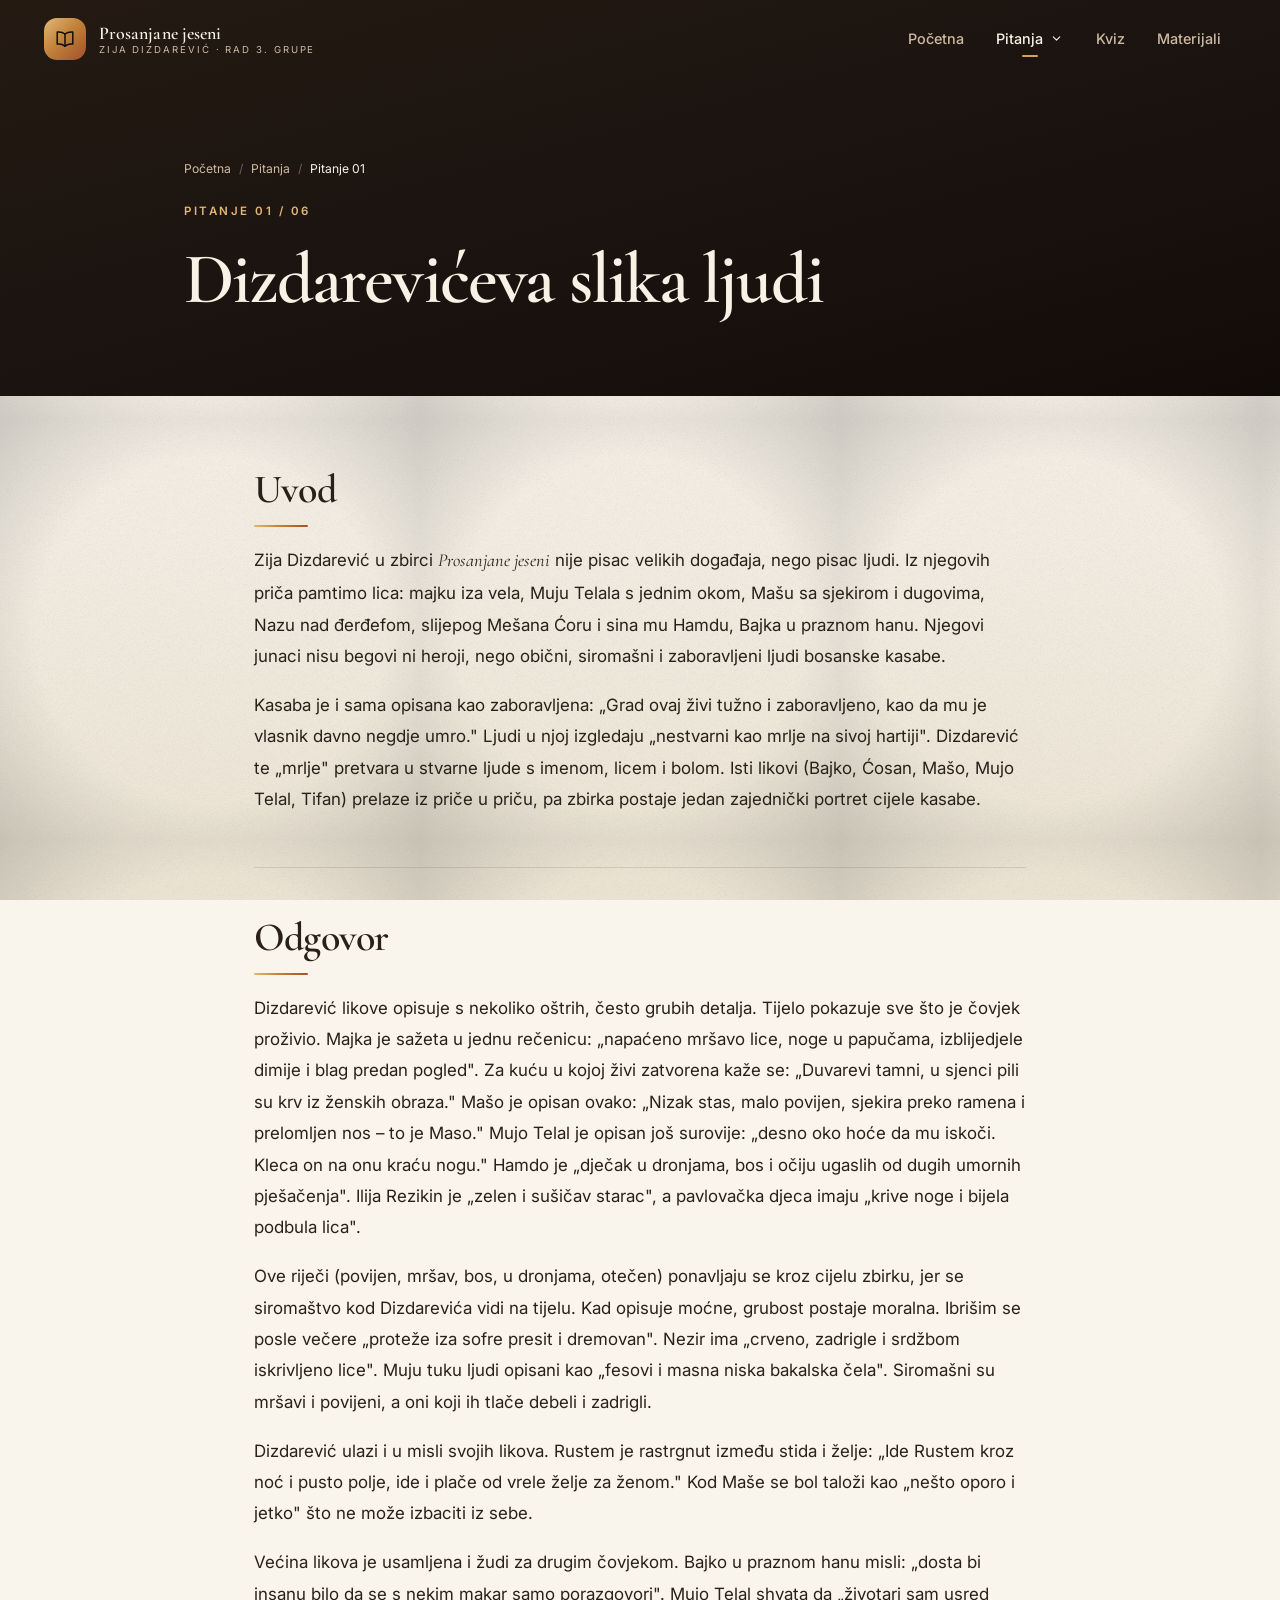
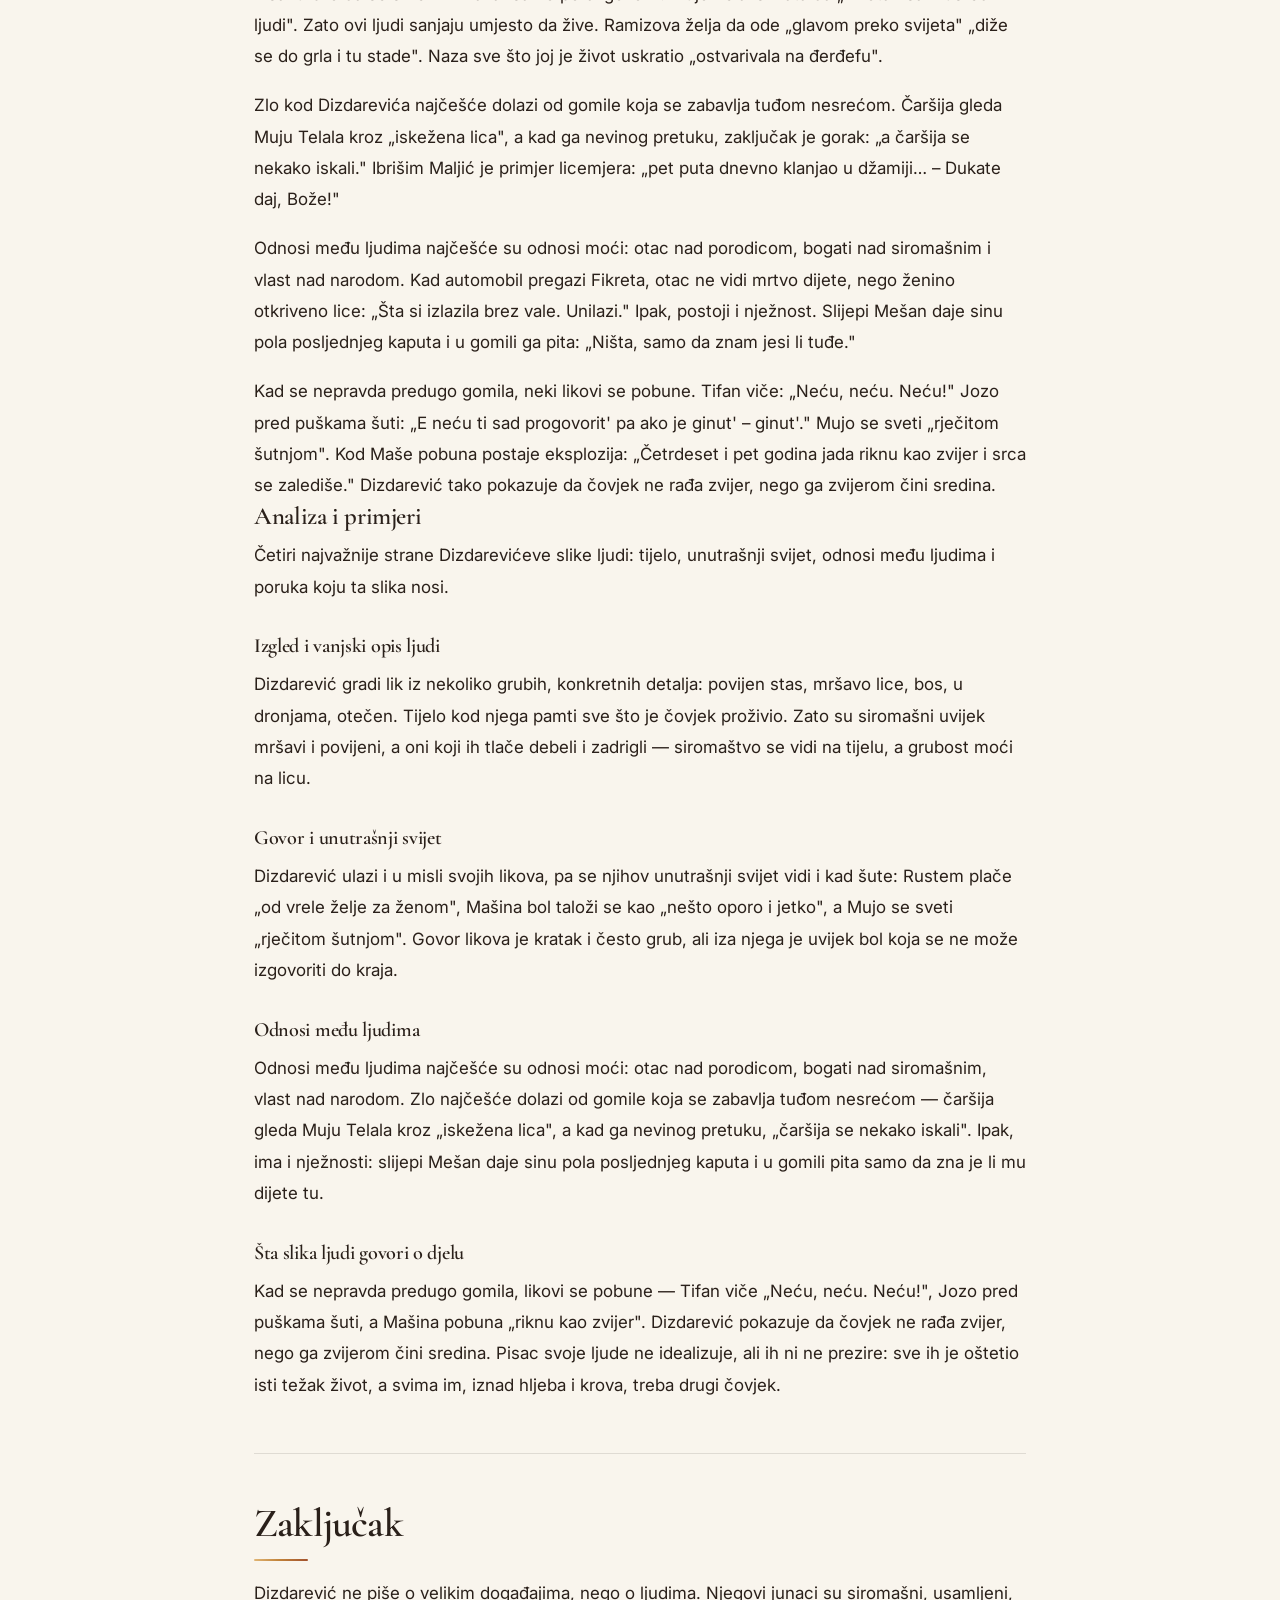
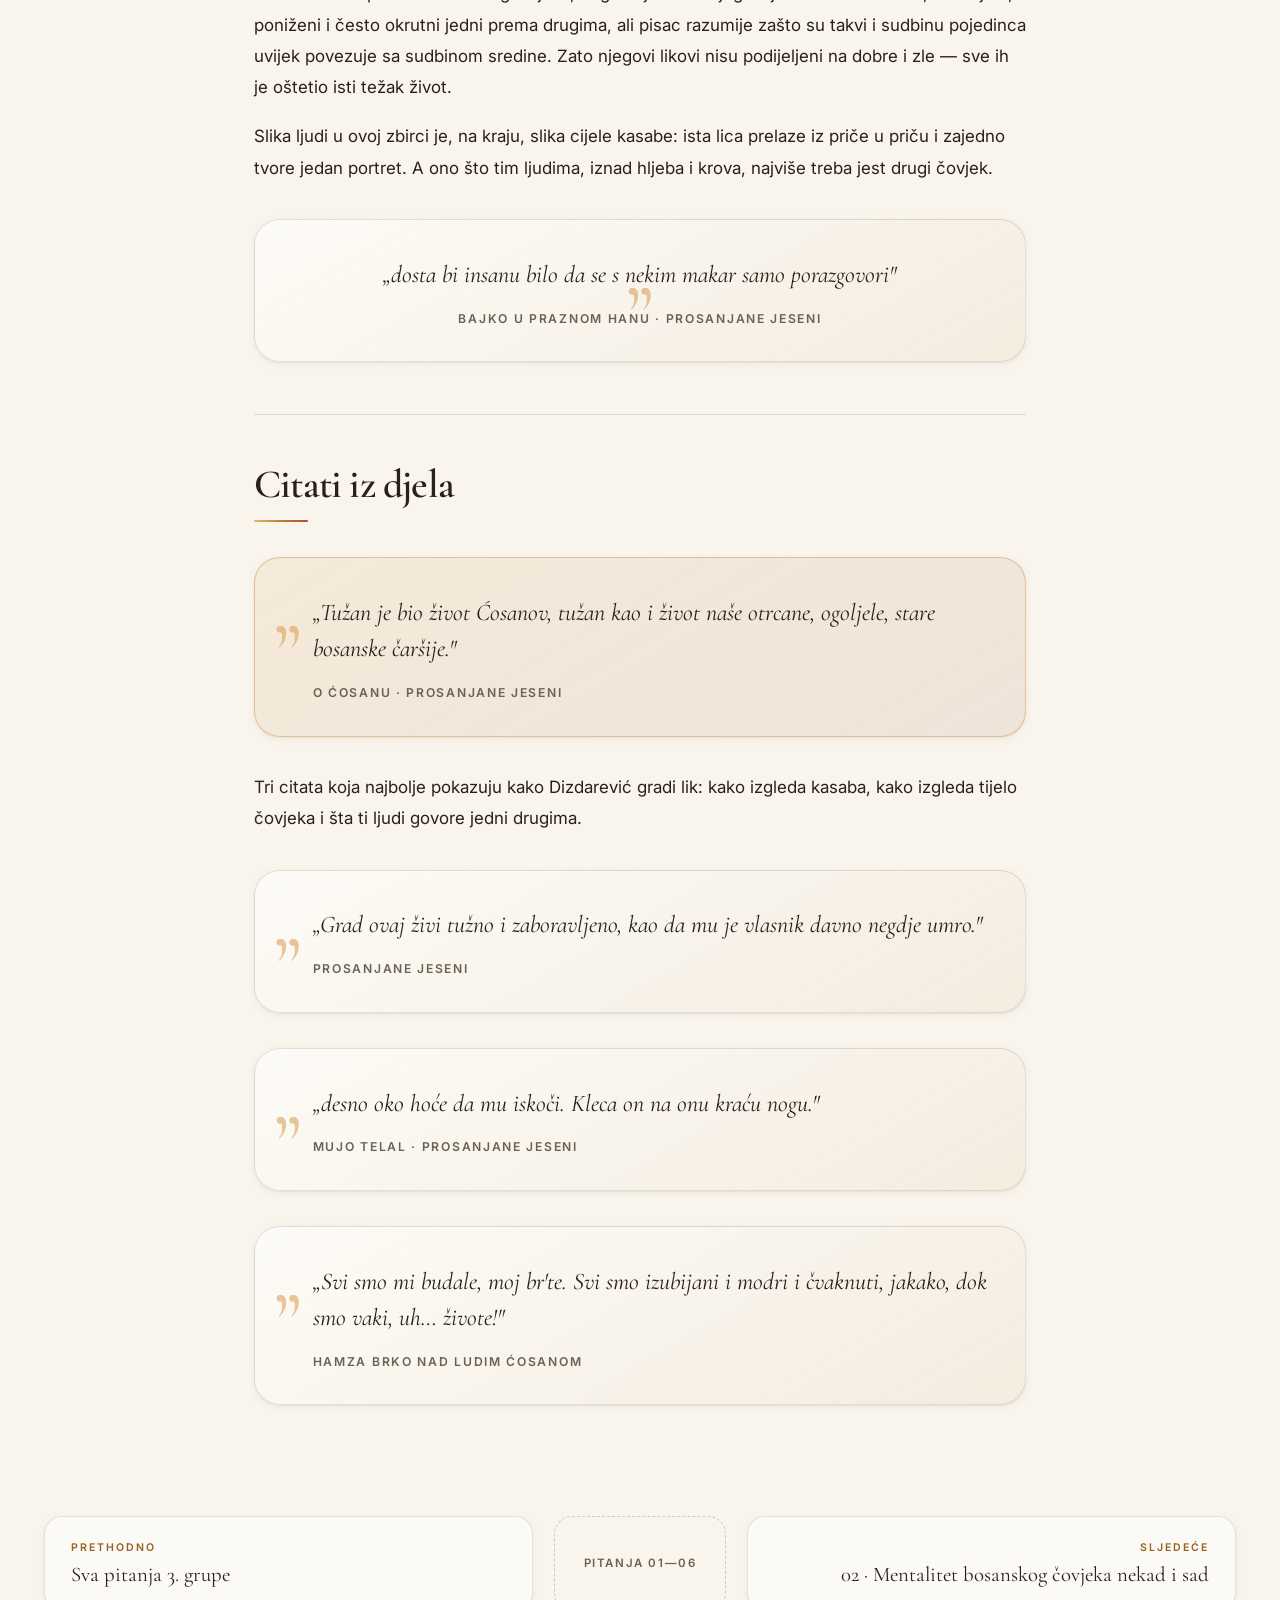
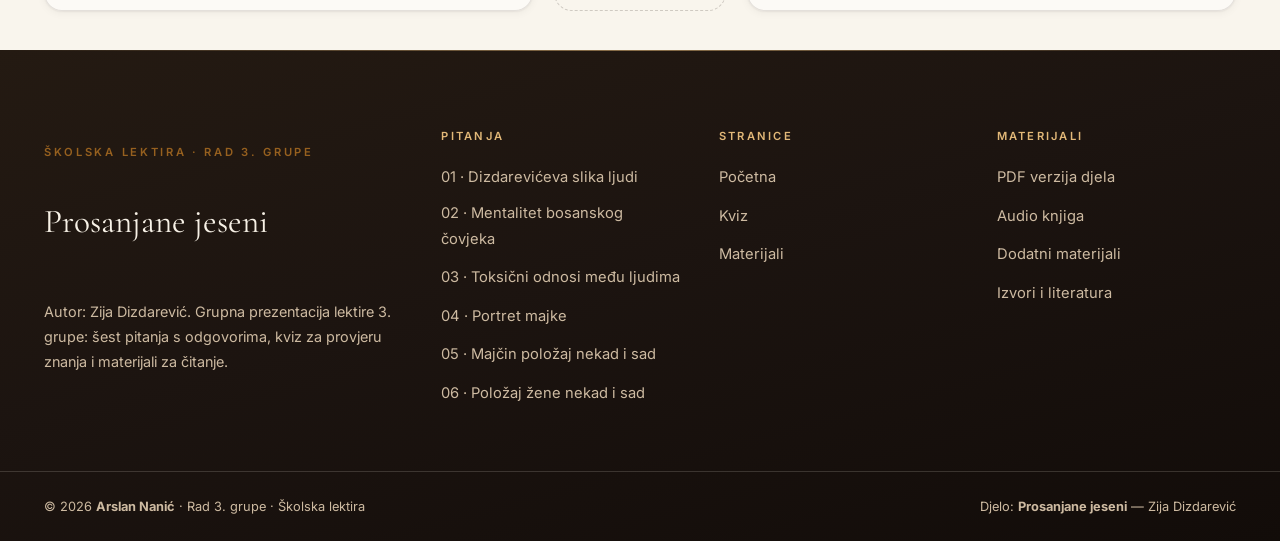
<file: pitanje1.html>
<!DOCTYPE html>
<html lang="bs">
<head>
  <meta charset="utf-8">
  <meta name="viewport" content="width=device-width, initial-scale=1">
  <title>Dizdarevićeva slika ljudi — Pitanje 01 | Prosanjane jeseni</title>
  <meta name="description" content="Odgovor 3. grupe na pitanje 01: kako Zija Dizdarević u zbirci „Prosanjane jeseni“ prikazuje ljude — njihov izgled, govor, odnose i poruku te slike.">
  <meta name="theme-color" content="#120c09">
  <link rel="icon" type="image/svg+xml" href="images/favicon.svg">
  <link rel="preconnect" href="https://fonts.googleapis.com">
  <link rel="preconnect" href="https://fonts.gstatic.com" crossorigin>
  <link rel="stylesheet" href="https://fonts.googleapis.com/css2?family=Cormorant+Garamond:ital,wght@0,400;0,500;0,600;0,700;1,400;1,600&family=Inter:wght@300;400;500;600;700&display=swap">
  <link rel="stylesheet" href="css/style.css">
  <link rel="stylesheet" href="css/pages.css">
</head>
<body data-page="pitanje1">
  <div class="progress" data-progress aria-hidden="true"></div>
  <a class="skip-link" href="#main">Preskoči na sadržaj</a>

  <header class="site-header" data-header>
    <div class="container container--wide header__inner">
      <a class="brand" href="index.html">
        <span class="brand__mark" aria-hidden="true"><svg viewBox="0 0 24 24" fill="none" stroke="currentColor" stroke-width="1.6" stroke-linecap="round" stroke-linejoin="round"><path d="M12 6.5C9.6 4.6 6.4 4.1 3.5 4.4v13.2c2.9-.3 6.1.2 8.5 2.1"/><path d="M12 6.5c2.4-1.9 5.6-2.4 8.5-2.1v13.2c-2.9-.3-6.1.2-8.5 2.1"/><path d="M12 6.5v13.2"/></svg></span>
        <span class="brand__text"><span class="brand__title">Prosanjane jeseni</span><span class="brand__sub">Zija Dizdarević · Rad 3. grupe</span></span>
      </a>
      <nav class="nav" id="glavna-navigacija" data-nav aria-label="Glavna navigacija">
        <ul class="nav__list">
          <li class="nav__item"><a class="nav__link" href="index.html">Početna</a></li>
          <li class="nav__item" data-sub>
            <button class="nav__sub-toggle is-current" type="button" aria-expanded="false" aria-controls="podmeni-pitanja">Pitanja <svg viewBox="0 0 24 24" fill="none" stroke="currentColor" stroke-width="2" stroke-linecap="round" stroke-linejoin="round" aria-hidden="true"><path d="M6 9l6 6 6-6"/></svg></button>
            <ul class="nav__sub" id="podmeni-pitanja">
              <li><a class="nav__sub-link" href="pitanje1.html" aria-current="page"><span>01</span> Dizdarevićeva slika ljudi</a></li>
              <li><a class="nav__sub-link" href="pitanje2.html"><span>02</span> Mentalitet bosanskog čovjeka</a></li>
              <li><a class="nav__sub-link" href="pitanje3.html"><span>03</span> Toksični odnosi među ljudima</a></li>
              <li><a class="nav__sub-link" href="pitanje4.html"><span>04</span> Portret majke</a></li>
              <li><a class="nav__sub-link" href="pitanje5.html"><span>05</span> Majčin položaj nekad i sad</a></li>
              <li><a class="nav__sub-link" href="pitanje6.html"><span>06</span> Položaj žene nekad i sad</a></li>
            </ul>
          </li>
          <li class="nav__item"><a class="nav__link" href="kviz.html">Kviz</a></li>
          <li class="nav__item"><a class="nav__link" href="materijali.html">Materijali</a></li>
        </ul>
      </nav>
      <button class="burger" type="button" data-burger aria-expanded="false" aria-controls="glavna-navigacija" aria-label="Otvori meni"><span></span><span></span><span></span></button>
    </div>
  </header>

  <main id="main">
    <section class="page-hero">
      <div class="container container--wide page-hero__inner">
        <nav aria-label="Putanja">
          <ol class="breadcrumb">
            <li><a href="index.html">Početna</a></li>
            <li><a href="index.html#pitanja">Pitanja</a></li>
            <li><span aria-current="page">Pitanje 01</span></li>
          </ol>
        </nav>
        <span class="answer-kicker">Pitanje 01 / 06</span>
        <h1 class="page-hero__title">Dizdarevićeva slika ljudi</h1>
      </div>
    </section>

    <article class="article">
      <div class="container container--narrow">
        <div class="answer">
          <section class="block">
            <h2 class="block__title">Uvod</h2>
            <div class="prose">
              <p>Zija Dizdarević u zbirci <em>Prosanjane jeseni</em> nije pisac velikih događaja, nego pisac ljudi. Iz njegovih priča pamtimo lica: majku iza vela, Muju Telala s jednim okom, Mašu sa sjekirom i dugovima, Nazu nad đerđefom, slijepog Mešana Ćoru i sina mu Hamdu, Bajka u praznom hanu. Njegovi junaci nisu begovi ni heroji, nego obični, siromašni i zaboravljeni ljudi bosanske kasabe.</p>
              <p>Kasaba je i sama opisana kao zaboravljena: „Grad ovaj živi tužno i zaboravljeno, kao da mu je vlasnik davno negdje umro." Ljudi u njoj izgledaju „nestvarni kao mrlje na sivoj hartiji". Dizdarević te „mrlje" pretvara u stvarne ljude s imenom, licem i bolom. Isti likovi (Bajko, Ćosan, Mašo, Mujo Telal, Tifan) prelaze iz priče u priču, pa zbirka postaje jedan zajednički portret cijele kasabe.</p>
            </div>
          </section>

          <section class="block">
            <h2 class="block__title">Odgovor</h2>
            <div class="prose">
              <p>Dizdarević likove opisuje s nekoliko oštrih, često grubih detalja. Tijelo pokazuje sve što je čovjek proživio. Majka je sažeta u jednu rečenicu: „napaćeno mršavo lice, noge u papučama, izblijedjele dimije i blag predan pogled". Za kuću u kojoj živi zatvorena kaže se: „Duvarevi tamni, u sjenci pili su krv iz ženskih obraza." Mašo je opisan ovako: „Nizak stas, malo povijen, sjekira preko ramena i prelomljen nos – to je Maso." Mujo Telal je opisan još surovije: „desno oko hoće da mu iskoči. Kleca on na onu kraću nogu." Hamdo je „dječak u dronjama, bos i očiju ugaslih od dugih umornih pješačenja". Ilija Rezikin je „zelen i sušičav starac", a pavlovačka djeca imaju „krive noge i bijela podbula lica".</p>
              <p>Ove riječi (povijen, mršav, bos, u dronjama, otečen) ponavljaju se kroz cijelu zbirku, jer se siromaštvo kod Dizdarevića vidi na tijelu. Kad opisuje moćne, grubost postaje moralna. Ibrišim se posle večere „proteže iza sofre presit i dremovan". Nezir ima „crveno, zadrigle i srdžbom iskrivljeno lice". Muju tuku ljudi opisani kao „fesovi i masna niska bakalska čela". Siromašni su mršavi i povijeni, a oni koji ih tlače debeli i zadrigli.</p>
              <p>Dizdarević ulazi i u misli svojih likova. Rustem je rastrgnut između stida i želje: „Ide Rustem kroz noć i pusto polje, ide i plače od vrele želje za ženom." Kod Maše se bol taloži kao „nešto oporo i jetko" što ne može izbaciti iz sebe.</p>
              <p>Većina likova je usamljena i žudi za drugim čovjekom. Bajko u praznom hanu misli: „dosta bi insanu bilo da se s nekim makar samo porazgovori". Mujo Telal shvata da „životari sam usred ljudi". Zato ovi ljudi sanjaju umjesto da žive. Ramizova želja da ode „glavom preko svijeta" „diže se do grla i tu stade". Naza sve što joj je život uskratio „ostvarivala na đerđefu".</p>
              <p>Zlo kod Dizdarevića najčešće dolazi od gomile koja se zabavlja tuđom nesrećom. Čaršija gleda Muju Telala kroz „iskežena lica", a kad ga nevinog pretuku, zaključak je gorak: „a čaršija se nekako iskali." Ibrišim Maljić je primjer licemjera: „pet puta dnevno klanjao u džamiji… – Dukate daj, Bože!"</p>
              <p>Odnosi među ljudima najčešće su odnosi moći: otac nad porodicom, bogati nad siromašnim i vlast nad narodom. Kad automobil pregazi Fikreta, otac ne vidi mrtvo dijete, nego ženino otkriveno lice: „Šta si izlazila brez vale. Unilazi." Ipak, postoji i nježnost. Slijepi Mešan daje sinu pola posljednjeg kaputa i u gomili ga pita: „Ništa, samo da znam jesi li tuđe."</p>
              <p>Kad se nepravda predugo gomila, neki likovi se pobune. Tifan viče: „Neću, neću. Neću!" Jozo pred puškama šuti: „E neću ti sad progovorit' pa ako je ginut' – ginut'." Mujo se sveti „rječitom šutnjom". Kod Maše pobuna postaje eksplozija: „Četrdeset i pet godina jada riknu kao zvijer i srca se zalediše." Dizdarević tako pokazuje da čovjek ne rađa zvijer, nego ga zvijerom čini sredina.</p>
            </div>
            <div class="prose">
              <h3>Analiza i primjeri</h3>
              <p>Četiri najvažnije strane Dizdarevićeve slike ljudi: tijelo, unutrašnji svijet, odnosi među ljudima i poruka koju ta slika nosi.</p>
              <h4>Izgled i vanjski opis ljudi</h4>
              <p>Dizdarević gradi lik iz nekoliko grubih, konkretnih detalja: povijen stas, mršavo lice, bos, u dronjama, otečen. Tijelo kod njega pamti sve što je čovjek proživio. Zato su siromašni uvijek mršavi i povijeni, a oni koji ih tlače debeli i zadrigli — siromaštvo se vidi na tijelu, a grubost moći na licu.</p>
              <h4>Govor i unutrašnji svijet</h4>
              <p>Dizdarević ulazi i u misli svojih likova, pa se njihov unutrašnji svijet vidi i kad šute: Rustem plače „od vrele želje za ženom", Mašina bol taloži se kao „nešto oporo i jetko", a Mujo se sveti „rječitom šutnjom". Govor likova je kratak i često grub, ali iza njega je uvijek bol koja se ne može izgovoriti do kraja.</p>
              <h4>Odnosi među ljudima</h4>
              <p>Odnosi među ljudima najčešće su odnosi moći: otac nad porodicom, bogati nad siromašnim, vlast nad narodom. Zlo najčešće dolazi od gomile koja se zabavlja tuđom nesrećom — čaršija gleda Muju Telala kroz „iskežena lica", a kad ga nevinog pretuku, „čaršija se nekako iskali". Ipak, ima i nježnosti: slijepi Mešan daje sinu pola posljednjeg kaputa i u gomili pita samo da zna je li mu dijete tu.</p>
              <h4>Šta slika ljudi govori o djelu</h4>
              <p>Kad se nepravda predugo gomila, likovi se pobune — Tifan viče „Neću, neću. Neću!", Jozo pred puškama šuti, a Mašina pobuna „riknu kao zvijer". Dizdarević pokazuje da čovjek ne rađa zvijer, nego ga zvijerom čini sredina. Pisac svoje ljude ne idealizuje, ali ih ni ne prezire: sve ih je oštetio isti težak život, a svima im, iznad hljeba i krova, treba drugi čovjek.</p>
            </div>
          </section>

          <section class="block">
            <h2 class="block__title">Zaključak</h2>
            <div class="prose">
              <p>Dizdarević ne piše o velikim događajima, nego o ljudima. Njegovi junaci su siromašni, usamljeni, poniženi i često okrutni jedni prema drugima, ali pisac razumije zašto su takvi i sudbinu pojedinca uvijek povezuje sa sudbinom sredine. Zato njegovi likovi nisu podijeljeni na dobre i zle — sve ih je oštetio isti težak život.</p>
              <p>Slika ljudi u ovoj zbirci je, na kraju, slika cijele kasabe: ista lica prelaze iz priče u priču i zajedno tvore jedan portret. A ono što tim ljudima, iznad hljeba i krova, najviše treba jest drugi čovjek.</p>
            </div>
            <div class="quote quote--center">
              <blockquote>„dosta bi insanu bilo da se s nekim makar samo porazgovori"</blockquote>
              <span class="quote__cite">Bajko u praznom hanu · Prosanjane jeseni</span>
            </div>
          </section>

          <section class="block">
            <h2 class="block__title">Citati iz djela</h2>
            <div class="quote quote--accent">
              <blockquote>„Tužan je bio život Ćosanov, tužan kao i život naše otrcane, ogoljele, stare bosanske čaršije."</blockquote>
              <span class="quote__cite">O Ćosanu · Prosanjane jeseni</span>
            </div>
            <div class="prose">
              <p>Tri citata koja najbolje pokazuju kako Dizdarević gradi lik: kako izgleda kasaba, kako izgleda tijelo čovjeka i šta ti ljudi govore jedni drugima.</p>
            </div>
            <div class="quote">
              <blockquote>„Grad ovaj živi tužno i zaboravljeno, kao da mu je vlasnik davno negdje umro."</blockquote>
              <span class="quote__cite">Prosanjane jeseni</span>
            </div>
            <div class="quote">
              <blockquote>„desno oko hoće da mu iskoči. Kleca on na onu kraću nogu."</blockquote>
              <span class="quote__cite">Mujo Telal · Prosanjane jeseni</span>
            </div>
            <div class="quote">
              <blockquote>„Svi smo mi budale, moj br'te. Svi smo izubijani i modri i čvaknuti, jakako, dok smo vaki, uh… živote!"</blockquote>
              <span class="quote__cite">Hamza Brko nad ludim Ćosanom</span>
            </div>
          </section>
        </div>
      </div>
    </article>

    <nav class="page-nav container container--wide" aria-label="Navigacija između pitanja">
      <a class="page-nav__link" href="index.html#pitanja">
        <span class="page-nav__label">Prethodno</span>
        <span class="page-nav__title">Sva pitanja 3. grupe</span>
      </a>
      <a class="page-nav__all" href="index.html#pitanja">Pitanja 01—06</a>
      <a class="page-nav__link page-nav__link--next" href="pitanje2.html">
        <span class="page-nav__label">Sljedeće</span>
        <span class="page-nav__title">02 · Mentalitet bosanskog čovjeka nekad i sad</span>
      </a>
    </nav>
  </main>

  <footer class="site-footer">
    <div class="container container--wide footer__grid">
      <div class="footer__brand">
        <span class="eyebrow eyebrow--bare">Školska lektira · Rad 3. grupe</span>
        <p class="footer__title">Prosanjane jeseni</p>
        <p class="footer__text">Autor: Zija Dizdarević. Grupna prezentacija lektire 3. grupe: šest pitanja s odgovorima, kviz za provjeru znanja i materijali za čitanje.</p>
      </div>
      <nav class="footer__col" aria-labelledby="footer-pitanja">
        <p class="footer__heading" id="footer-pitanja">Pitanja</p>
        <ul class="footer__list">
          <li><a href="pitanje1.html">01 · Dizdarevićeva slika ljudi</a></li>
          <li><a href="pitanje2.html">02 · Mentalitet bosanskog čovjeka</a></li>
          <li><a href="pitanje3.html">03 · Toksični odnosi među ljudima</a></li>
          <li><a href="pitanje4.html">04 · Portret majke</a></li>
          <li><a href="pitanje5.html">05 · Majčin položaj nekad i sad</a></li>
          <li><a href="pitanje6.html">06 · Položaj žene nekad i sad</a></li>
        </ul>
      </nav>
      <nav class="footer__col" aria-labelledby="footer-stranice">
        <p class="footer__heading" id="footer-stranice">Stranice</p>
        <ul class="footer__list">
          <li><a href="index.html">Početna</a></li>
          <li><a href="kviz.html">Kviz</a></li>
          <li><a href="materijali.html">Materijali</a></li>
        </ul>
      </nav>
      <div class="footer__col">
        <p class="footer__heading">Materijali</p>
        <ul class="footer__list">
          <li><a href="materijali.html#pdf">PDF verzija djela</a></li>
          <li><a href="materijali.html#audio">Audio knjiga</a></li>
          <li><a href="materijali.html#dodatno">Dodatni materijali</a></li>
          <li><a href="materijali.html#izvori">Izvori i literatura</a></li>
        </ul>
      </div>
    </div>
    <div class="container container--wide footer__bottom">
      <p>© <span data-year>2026</span> <strong>Arslan Nanić</strong> · Rad 3. grupe · Školska lektira</p>
      <p>Djelo: <strong>Prosanjane jeseni</strong> — Zija Dizdarević</p>
    </div>
  </footer>

  <button class="to-top" type="button" data-to-top aria-label="Na vrh stranice"><svg viewBox="0 0 24 24" fill="none" stroke="currentColor" stroke-width="2" stroke-linecap="round" stroke-linejoin="round" aria-hidden="true"><path d="M12 19V5M6 11l6-6 6 6"/></svg></button>

  <script src="js/animations.js" defer></script>
  <script src="js/main.js" defer></script>
  <script src="js/gallery.js" defer></script>
</body>
</html>
</file>
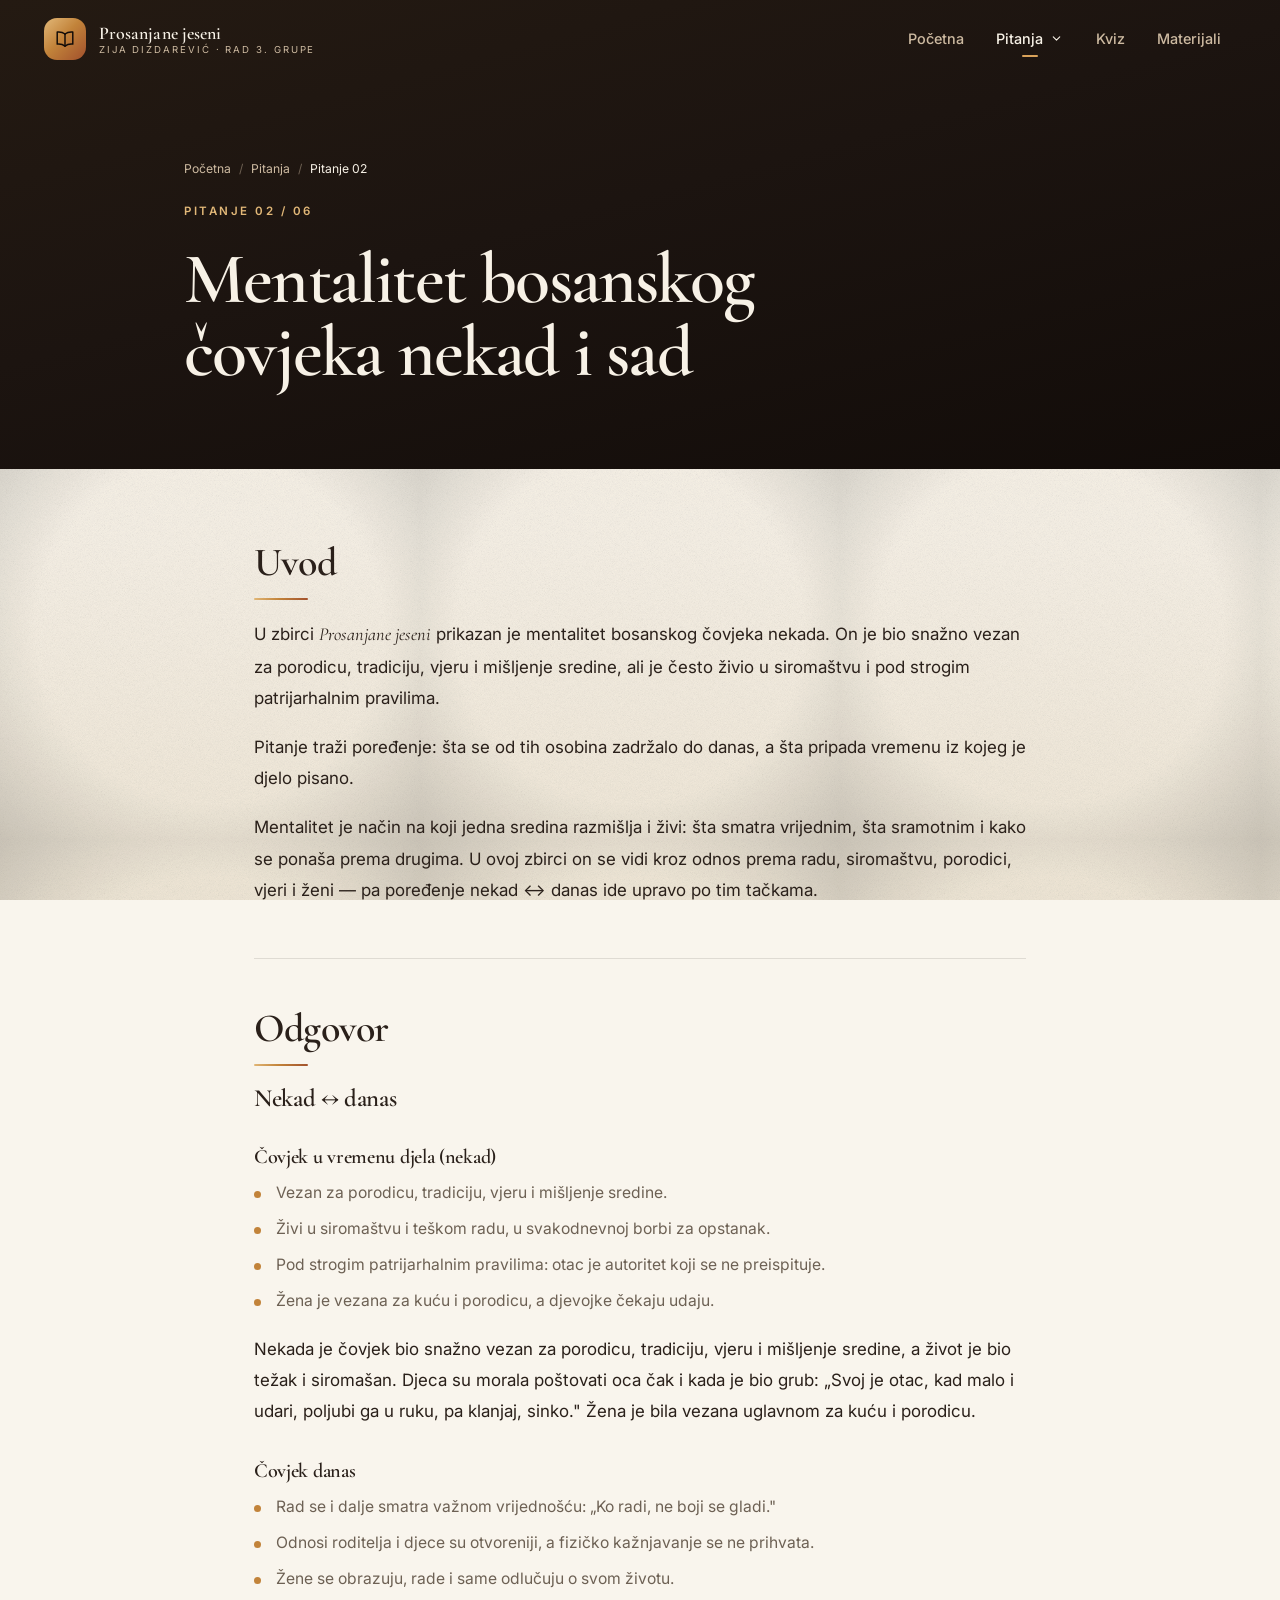
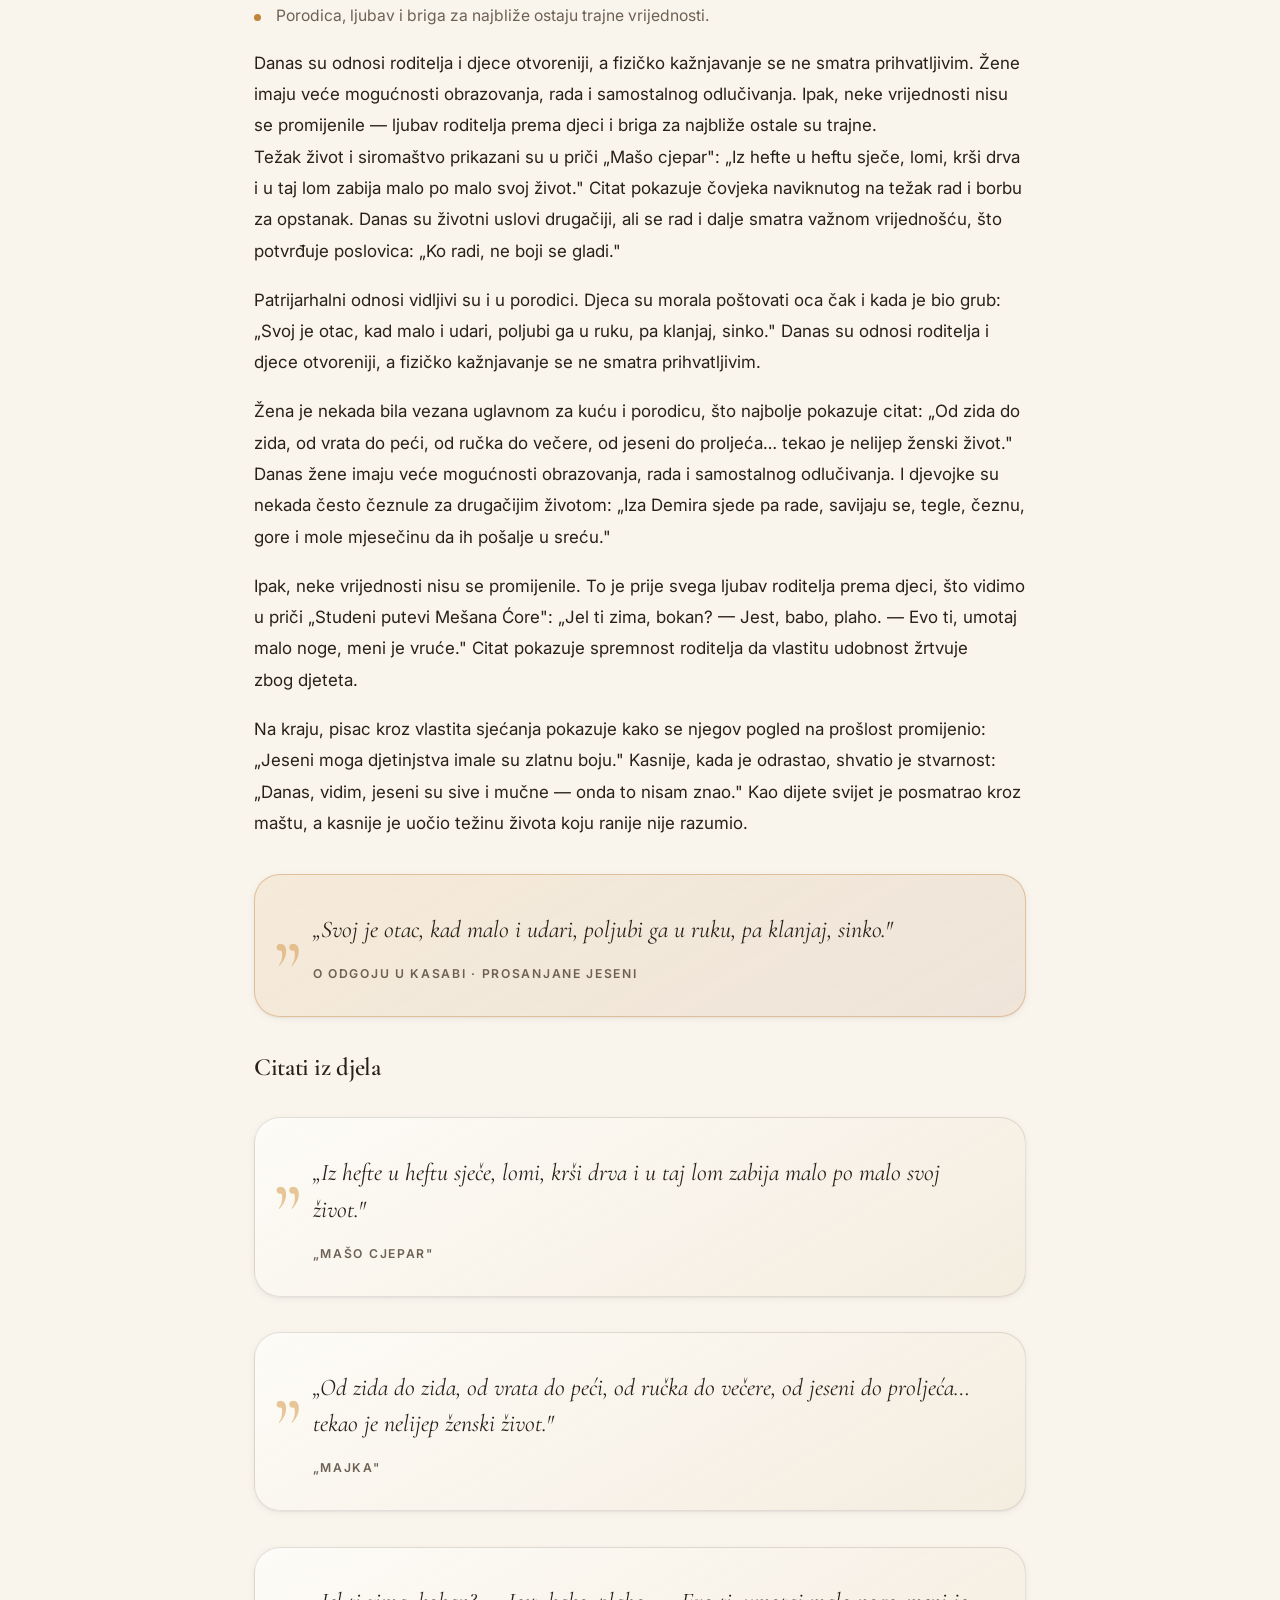
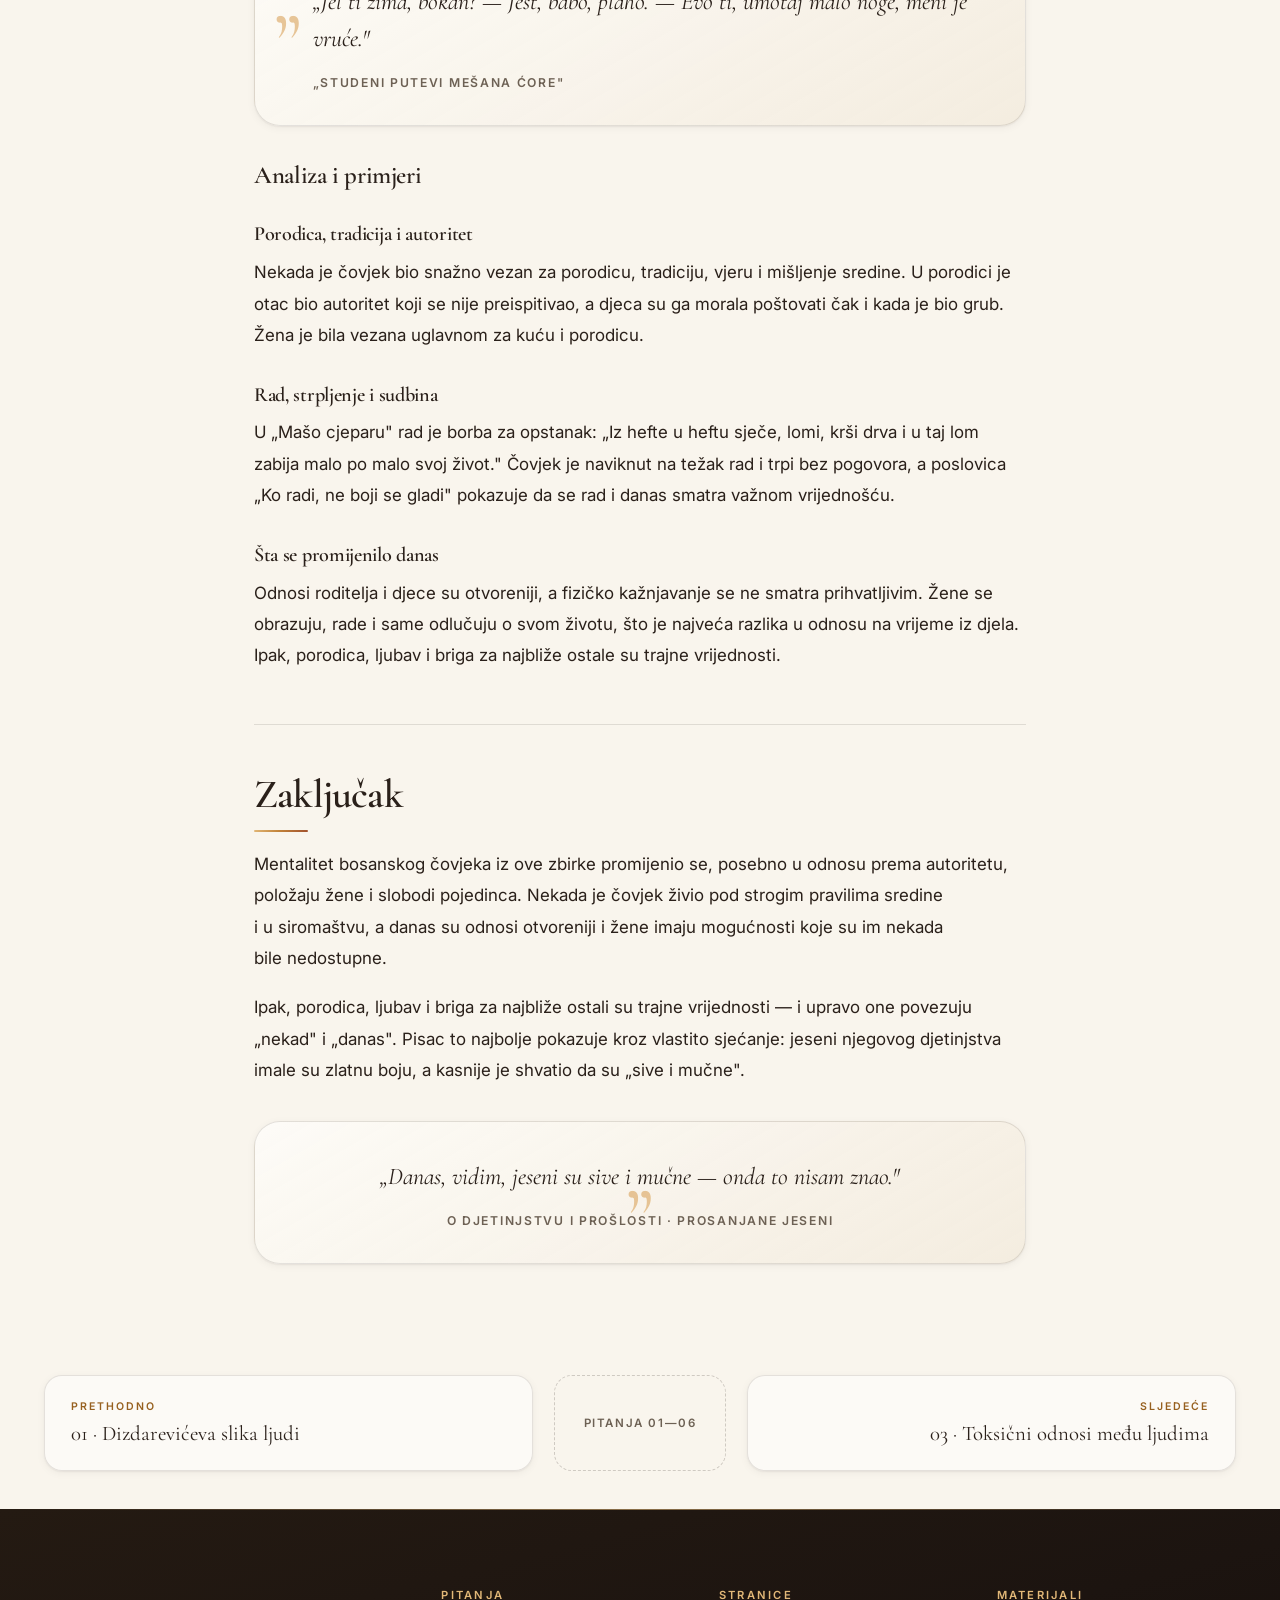
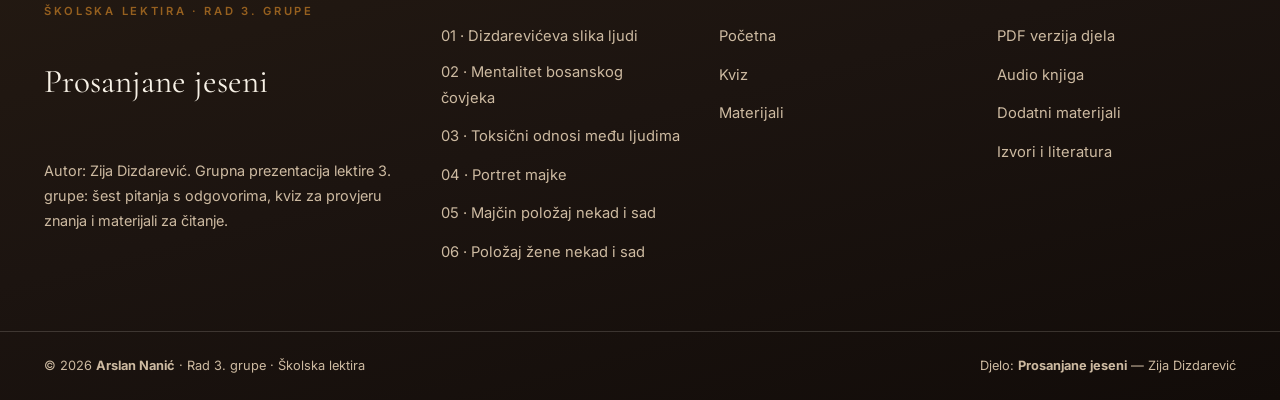
<file: pitanje2.html>
<!DOCTYPE html>
<html lang="bs">
<head>
  <meta charset="utf-8">
  <meta name="viewport" content="width=device-width, initial-scale=1">
  <title>Mentalitet bosanskog čovjeka nekad i sad — Pitanje 02 | Prosanjane jeseni</title>
  <meta name="description" content="Odgovor 3. grupe na pitanje 02: poređenje mentaliteta bosanskog čovjeka nekad i danas, s citatima iz djela „Prosanjane jeseni“.">
  <meta name="theme-color" content="#120c09">
  <link rel="icon" type="image/svg+xml" href="images/favicon.svg">
  <link rel="preconnect" href="https://fonts.googleapis.com">
  <link rel="preconnect" href="https://fonts.gstatic.com" crossorigin>
  <link rel="stylesheet" href="https://fonts.googleapis.com/css2?family=Cormorant+Garamond:ital,wght@0,400;0,500;0,600;0,700;1,400;1,600&family=Inter:wght@300;400;500;600;700&display=swap">
  <link rel="stylesheet" href="css/style.css">
  <link rel="stylesheet" href="css/pages.css">
</head>
<body data-page="pitanje2">
  <div class="progress" data-progress aria-hidden="true"></div>
  <a class="skip-link" href="#main">Preskoči na sadržaj</a>

  <header class="site-header" data-header>
    <div class="container container--wide header__inner">
      <a class="brand" href="index.html">
        <span class="brand__mark" aria-hidden="true"><svg viewBox="0 0 24 24" fill="none" stroke="currentColor" stroke-width="1.6" stroke-linecap="round" stroke-linejoin="round"><path d="M12 6.5C9.6 4.6 6.4 4.1 3.5 4.4v13.2c2.9-.3 6.1.2 8.5 2.1"/><path d="M12 6.5c2.4-1.9 5.6-2.4 8.5-2.1v13.2c-2.9-.3-6.1.2-8.5 2.1"/><path d="M12 6.5v13.2"/></svg></span>
        <span class="brand__text"><span class="brand__title">Prosanjane jeseni</span><span class="brand__sub">Zija Dizdarević · Rad 3. grupe</span></span>
      </a>
      <nav class="nav" id="glavna-navigacija" data-nav aria-label="Glavna navigacija">
        <ul class="nav__list">
          <li class="nav__item"><a class="nav__link" href="index.html">Početna</a></li>
          <li class="nav__item" data-sub>
            <button class="nav__sub-toggle is-current" type="button" aria-expanded="false" aria-controls="podmeni-pitanja">Pitanja <svg viewBox="0 0 24 24" fill="none" stroke="currentColor" stroke-width="2" stroke-linecap="round" stroke-linejoin="round" aria-hidden="true"><path d="M6 9l6 6 6-6"/></svg></button>
            <ul class="nav__sub" id="podmeni-pitanja">
              <li><a class="nav__sub-link" href="pitanje1.html"><span>01</span> Dizdarevićeva slika ljudi</a></li>
              <li><a class="nav__sub-link" href="pitanje2.html" aria-current="page"><span>02</span> Mentalitet bosanskog čovjeka</a></li>
              <li><a class="nav__sub-link" href="pitanje3.html"><span>03</span> Toksični odnosi među ljudima</a></li>
              <li><a class="nav__sub-link" href="pitanje4.html"><span>04</span> Portret majke</a></li>
              <li><a class="nav__sub-link" href="pitanje5.html"><span>05</span> Majčin položaj nekad i sad</a></li>
              <li><a class="nav__sub-link" href="pitanje6.html"><span>06</span> Položaj žene nekad i sad</a></li>
            </ul>
          </li>
          <li class="nav__item"><a class="nav__link" href="kviz.html">Kviz</a></li>
          <li class="nav__item"><a class="nav__link" href="materijali.html">Materijali</a></li>
        </ul>
      </nav>
      <button class="burger" type="button" data-burger aria-expanded="false" aria-controls="glavna-navigacija" aria-label="Otvori meni"><span></span><span></span><span></span></button>
    </div>
  </header>

  <main id="main">
    <section class="page-hero">
      <div class="container container--wide page-hero__inner">
        <nav aria-label="Putanja">
          <ol class="breadcrumb">
            <li><a href="index.html">Početna</a></li>
            <li><a href="index.html#pitanja">Pitanja</a></li>
            <li><span aria-current="page">Pitanje 02</span></li>
          </ol>
        </nav>
        <span class="answer-kicker">Pitanje 02 / 06</span>
        <h1 class="page-hero__title">Mentalitet bosanskog čovjeka nekad i sad</h1>
      </div>
    </section>

    <article class="article">
      <div class="container container--narrow">
        <div class="answer">
          <section class="block">
            <h2 class="block__title">Uvod</h2>
            <div class="prose">
              <p>U zbirci <em>Prosanjane jeseni</em> prikazan je mentalitet bosanskog čovjeka nekada. On je bio snažno vezan za porodicu, tradiciju, vjeru i mišljenje sredine, ali je često živio u siromaštvu i pod strogim patrijarhalnim pravilima.</p>
              <p>Pitanje traži poređenje: šta se od tih osobina zadržalo do danas, a šta pripada vremenu iz kojeg je djelo pisano.</p>
              <p>Mentalitet je način na koji jedna sredina razmišlja i živi: šta smatra vrijednim, šta sramotnim i kako se ponaša prema drugima. U ovoj zbirci on se vidi kroz odnos prema radu, siromaštvu, porodici, vjeri i ženi — pa poređenje nekad ↔ danas ide upravo po tim tačkama.</p>
            </div>
          </section>

          <section class="block">
            <h2 class="block__title">Odgovor</h2>
            <div class="prose">
              <h3>Nekad ↔ danas</h3>
              <h4>Čovjek u vremenu djela (nekad)</h4>
              <ul class="inline-list">
                <li>Vezan za porodicu, tradiciju, vjeru i mišljenje sredine.</li>
                <li>Živi u siromaštvu i teškom radu, u svakodnevnoj borbi za opstanak.</li>
                <li>Pod strogim patrijarhalnim pravilima: otac je autoritet koji se ne preispituje.</li>
                <li>Žena je vezana za kuću i porodicu, a djevojke čekaju udaju.</li>
              </ul>
              <p>Nekada je čovjek bio snažno vezan za porodicu, tradiciju, vjeru i mišljenje sredine, a život je bio težak i siromašan. Djeca su morala poštovati oca čak i kada je bio grub: „Svoj je otac, kad malo i udari, poljubi ga u ruku, pa klanjaj, sinko." Žena je bila vezana uglavnom za kuću i porodicu.</p>
              <h4>Čovjek danas</h4>
              <ul class="inline-list">
                <li>Rad se i dalje smatra važnom vrijednošću: „Ko radi, ne boji se gladi."</li>
                <li>Odnosi roditelja i djece su otvoreniji, a fizičko kažnjavanje se ne prihvata.</li>
                <li>Žene se obrazuju, rade i same odlučuju o svom životu.</li>
                <li>Porodica, ljubav i briga za najbliže ostaju trajne vrijednosti.</li>
              </ul>
              <p>Danas su odnosi roditelja i djece otvoreniji, a fizičko kažnjavanje se ne smatra prihvatljivim. Žene imaju veće mogućnosti obrazovanja, rada i samostalnog odlučivanja. Ipak, neke vrijednosti nisu se promijenile — ljubav roditelja prema djeci i briga za najbliže ostale su trajne.</p>
            </div>
            <div class="prose">
              <p>Težak život i siromaštvo prikazani su u priči „Mašo cjepar": „Iz hefte u heftu sječe, lomi, krši drva i u taj lom zabija malo po malo svoj život." Citat pokazuje čovjeka naviknutog na težak rad i borbu za opstanak. Danas su životni uslovi drugačiji, ali se rad i dalje smatra važnom vrijednošću, što potvrđuje poslovica: „Ko radi, ne boji se gladi."</p>
              <p>Patrijarhalni odnosi vidljivi su i u porodici. Djeca su morala poštovati oca čak i kada je bio grub: „Svoj je otac, kad malo i udari, poljubi ga u ruku, pa klanjaj, sinko." Danas su odnosi roditelja i djece otvoreniji, a fizičko kažnjavanje se ne smatra prihvatljivim.</p>
              <p>Žena je nekada bila vezana uglavnom za kuću i porodicu, što najbolje pokazuje citat: „Od zida do zida, od vrata do peći, od ručka do večere, od jeseni do proljeća… tekao je nelijep ženski život." Danas žene imaju veće mogućnosti obrazovanja, rada i samostalnog odlučivanja. I djevojke su nekada često čeznule za drugačijim životom: „Iza Demira sjede pa rade, savijaju se, tegle, čeznu, gore i mole mjesečinu da ih pošalje u sreću."</p>
              <p>Ipak, neke vrijednosti nisu se promijenile. To je prije svega ljubav roditelja prema djeci, što vidimo u priči „Studeni putevi Mešana Ćore": „Jel ti zima, bokan? — Jest, babo, plaho. — Evo ti, umotaj malo noge, meni je vruće." Citat pokazuje spremnost roditelja da vlastitu udobnost žrtvuje zbog djeteta.</p>
              <p>Na kraju, pisac kroz vlastita sjećanja pokazuje kako se njegov pogled na prošlost promijenio: „Jeseni moga djetinjstva imale su zlatnu boju." Kasnije, kada je odrastao, shvatio je stvarnost: „Danas, vidim, jeseni su sive i mučne — onda to nisam znao." Kao dijete svijet je posmatrao kroz maštu, a kasnije je uočio težinu života koju ranije nije razumio.</p>
            </div>
            <div class="quote quote--accent">
              <blockquote>„Svoj je otac, kad malo i udari, poljubi ga u ruku, pa klanjaj, sinko."</blockquote>
              <span class="quote__cite">O odgoju u kasabi · Prosanjane jeseni</span>
            </div>
            <div class="prose">
              <h3>Citati iz djela</h3>
            </div>
            <div class="quote">
              <blockquote>„Iz hefte u heftu sječe, lomi, krši drva i u taj lom zabija malo po malo svoj život."</blockquote>
              <span class="quote__cite">„Mašo cjepar"</span>
            </div>
            <div class="quote">
              <blockquote>„Od zida do zida, od vrata do peći, od ručka do večere, od jeseni do proljeća… tekao je nelijep ženski život."</blockquote>
              <span class="quote__cite">„Majka"</span>
            </div>
            <div class="quote">
              <blockquote>„Jel ti zima, bokan? — Jest, babo, plaho. — Evo ti, umotaj malo noge, meni je vruće."</blockquote>
              <span class="quote__cite">„Studeni putevi Mešana Ćore"</span>
            </div>
            <div class="prose">
              <h3>Analiza i primjeri</h3>
              <h4>Porodica, tradicija i autoritet</h4>
              <p>Nekada je čovjek bio snažno vezan za porodicu, tradiciju, vjeru i mišljenje sredine. U porodici je otac bio autoritet koji se nije preispitivao, a djeca su ga morala poštovati čak i kada je bio grub. Žena je bila vezana uglavnom za kuću i porodicu.</p>
              <h4>Rad, strpljenje i sudbina</h4>
              <p>U „Mašo cjeparu" rad je borba za opstanak: „Iz hefte u heftu sječe, lomi, krši drva i u taj lom zabija malo po malo svoj život." Čovjek je naviknut na težak rad i trpi bez pogovora, a poslovica „Ko radi, ne boji se gladi" pokazuje da se rad i danas smatra važnom vrijednošću.</p>
              <h4>Šta se promijenilo danas</h4>
              <p>Odnosi roditelja i djece su otvoreniji, a fizičko kažnjavanje se ne smatra prihvatljivim. Žene se obrazuju, rade i same odlučuju o svom životu, što je najveća razlika u odnosu na vrijeme iz djela. Ipak, porodica, ljubav i briga za najbliže ostale su trajne vrijednosti.</p>
            </div>
          </section>

          <section class="block">
            <h2 class="block__title">Zaključak</h2>
            <div class="prose">
              <p>Mentalitet bosanskog čovjeka iz ove zbirke promijenio se, posebno u odnosu prema autoritetu, položaju žene i slobodi pojedinca. Nekada je čovjek živio pod strogim pravilima sredine i u siromaštvu, a danas su odnosi otvoreniji i žene imaju mogućnosti koje su im nekada bile nedostupne.</p>
              <p>Ipak, porodica, ljubav i briga za najbliže ostali su trajne vrijednosti — i upravo one povezuju „nekad" i „danas". Pisac to najbolje pokazuje kroz vlastito sjećanje: jeseni njegovog djetinjstva imale su zlatnu boju, a kasnije je shvatio da su „sive i mučne".</p>
            </div>
            <div class="quote quote--center">
              <blockquote>„Danas, vidim, jeseni su sive i mučne — onda to nisam znao."</blockquote>
              <span class="quote__cite">O djetinjstvu i prošlosti · Prosanjane jeseni</span>
            </div>
          </section>
        </div>
      </div>
    </article>

    <nav class="page-nav container container--wide" aria-label="Navigacija između pitanja">
      <a class="page-nav__link" href="pitanje1.html">
        <span class="page-nav__label">Prethodno</span>
        <span class="page-nav__title">01 · Dizdarevićeva slika ljudi</span>
      </a>
      <a class="page-nav__all" href="index.html#pitanja">Pitanja 01—06</a>
      <a class="page-nav__link page-nav__link--next" href="pitanje3.html">
        <span class="page-nav__label">Sljedeće</span>
        <span class="page-nav__title">03 · Toksični odnosi među ljudima</span>
      </a>
    </nav>
  </main>

  <footer class="site-footer">
    <div class="container container--wide footer__grid">
      <div class="footer__brand">
        <span class="eyebrow eyebrow--bare">Školska lektira · Rad 3. grupe</span>
        <p class="footer__title">Prosanjane jeseni</p>
        <p class="footer__text">Autor: Zija Dizdarević. Grupna prezentacija lektire 3. grupe: šest pitanja s odgovorima, kviz za provjeru znanja i materijali za čitanje.</p>
      </div>
      <nav class="footer__col" aria-labelledby="footer-pitanja">
        <p class="footer__heading" id="footer-pitanja">Pitanja</p>
        <ul class="footer__list">
          <li><a href="pitanje1.html">01 · Dizdarevićeva slika ljudi</a></li>
          <li><a href="pitanje2.html">02 · Mentalitet bosanskog čovjeka</a></li>
          <li><a href="pitanje3.html">03 · Toksični odnosi među ljudima</a></li>
          <li><a href="pitanje4.html">04 · Portret majke</a></li>
          <li><a href="pitanje5.html">05 · Majčin položaj nekad i sad</a></li>
          <li><a href="pitanje6.html">06 · Položaj žene nekad i sad</a></li>
        </ul>
      </nav>
      <nav class="footer__col" aria-labelledby="footer-stranice">
        <p class="footer__heading" id="footer-stranice">Stranice</p>
        <ul class="footer__list">
          <li><a href="index.html">Početna</a></li>
          <li><a href="kviz.html">Kviz</a></li>
          <li><a href="materijali.html">Materijali</a></li>
        </ul>
      </nav>
      <div class="footer__col">
        <p class="footer__heading">Materijali</p>
        <ul class="footer__list">
          <li><a href="materijali.html#pdf">PDF verzija djela</a></li>
          <li><a href="materijali.html#audio">Audio knjiga</a></li>
          <li><a href="materijali.html#dodatno">Dodatni materijali</a></li>
          <li><a href="materijali.html#izvori">Izvori i literatura</a></li>
        </ul>
      </div>
    </div>
    <div class="container container--wide footer__bottom">
      <p>© <span data-year>2026</span> <strong>Arslan Nanić</strong> · Rad 3. grupe · Školska lektira</p>
      <p>Djelo: <strong>Prosanjane jeseni</strong> — Zija Dizdarević</p>
    </div>
  </footer>

  <button class="to-top" type="button" data-to-top aria-label="Na vrh stranice"><svg viewBox="0 0 24 24" fill="none" stroke="currentColor" stroke-width="2" stroke-linecap="round" stroke-linejoin="round" aria-hidden="true"><path d="M12 19V5M6 11l6-6 6 6"/></svg></button>

  <script src="js/animations.js" defer></script>
  <script src="js/main.js" defer></script>
  <script src="js/gallery.js" defer></script>
</body>
</html>
</file>
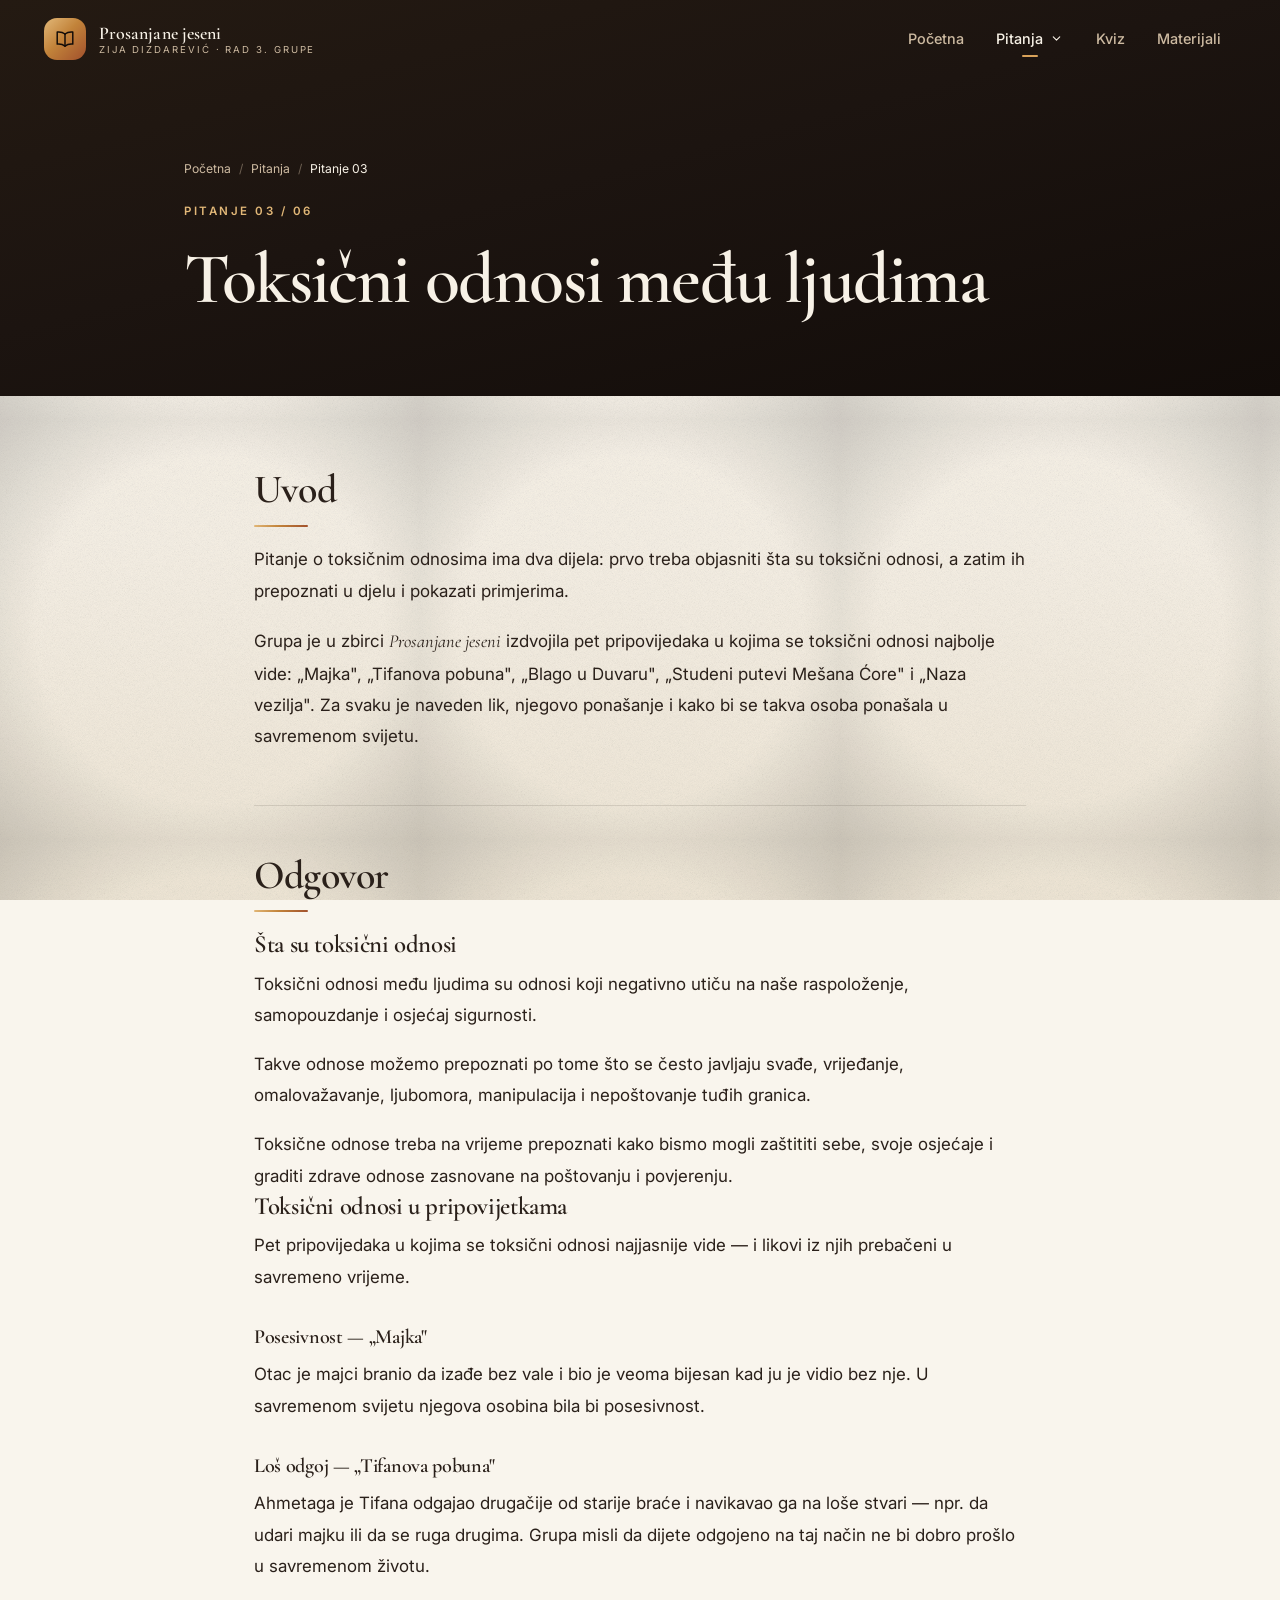
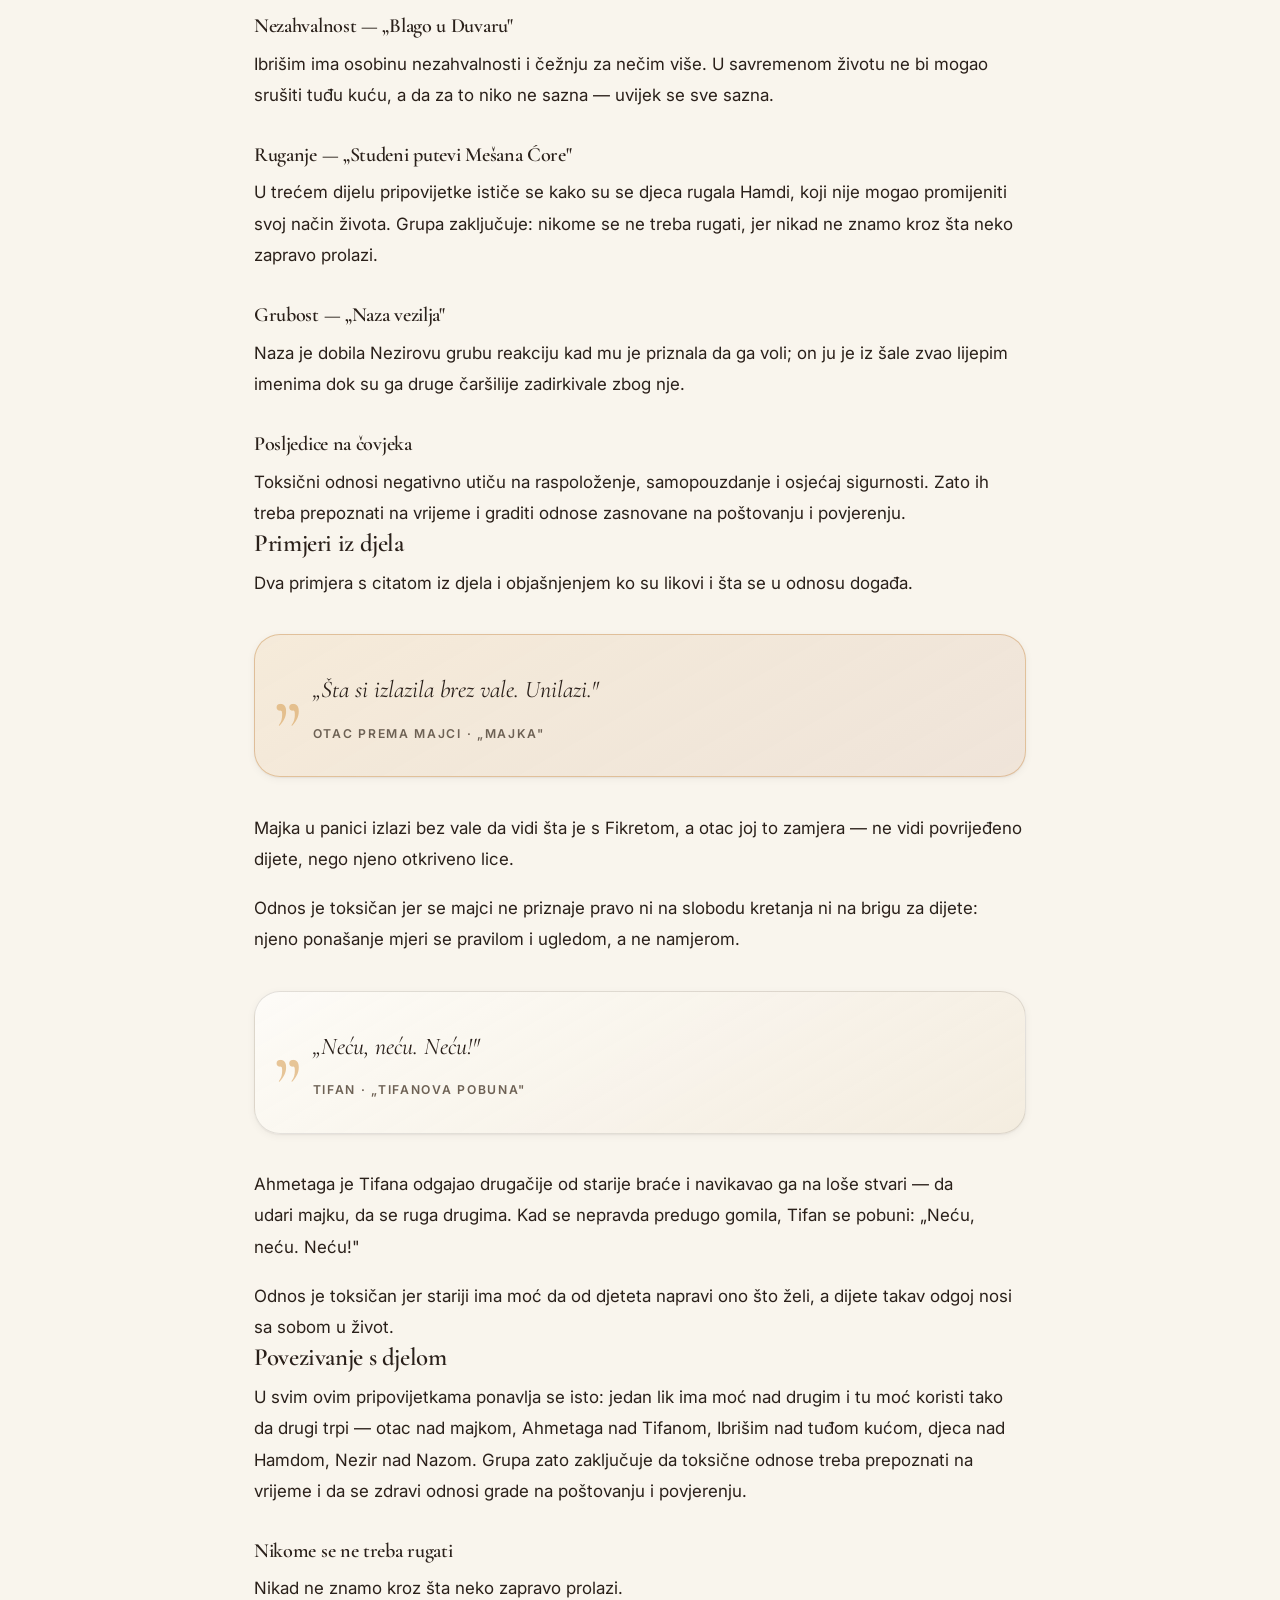
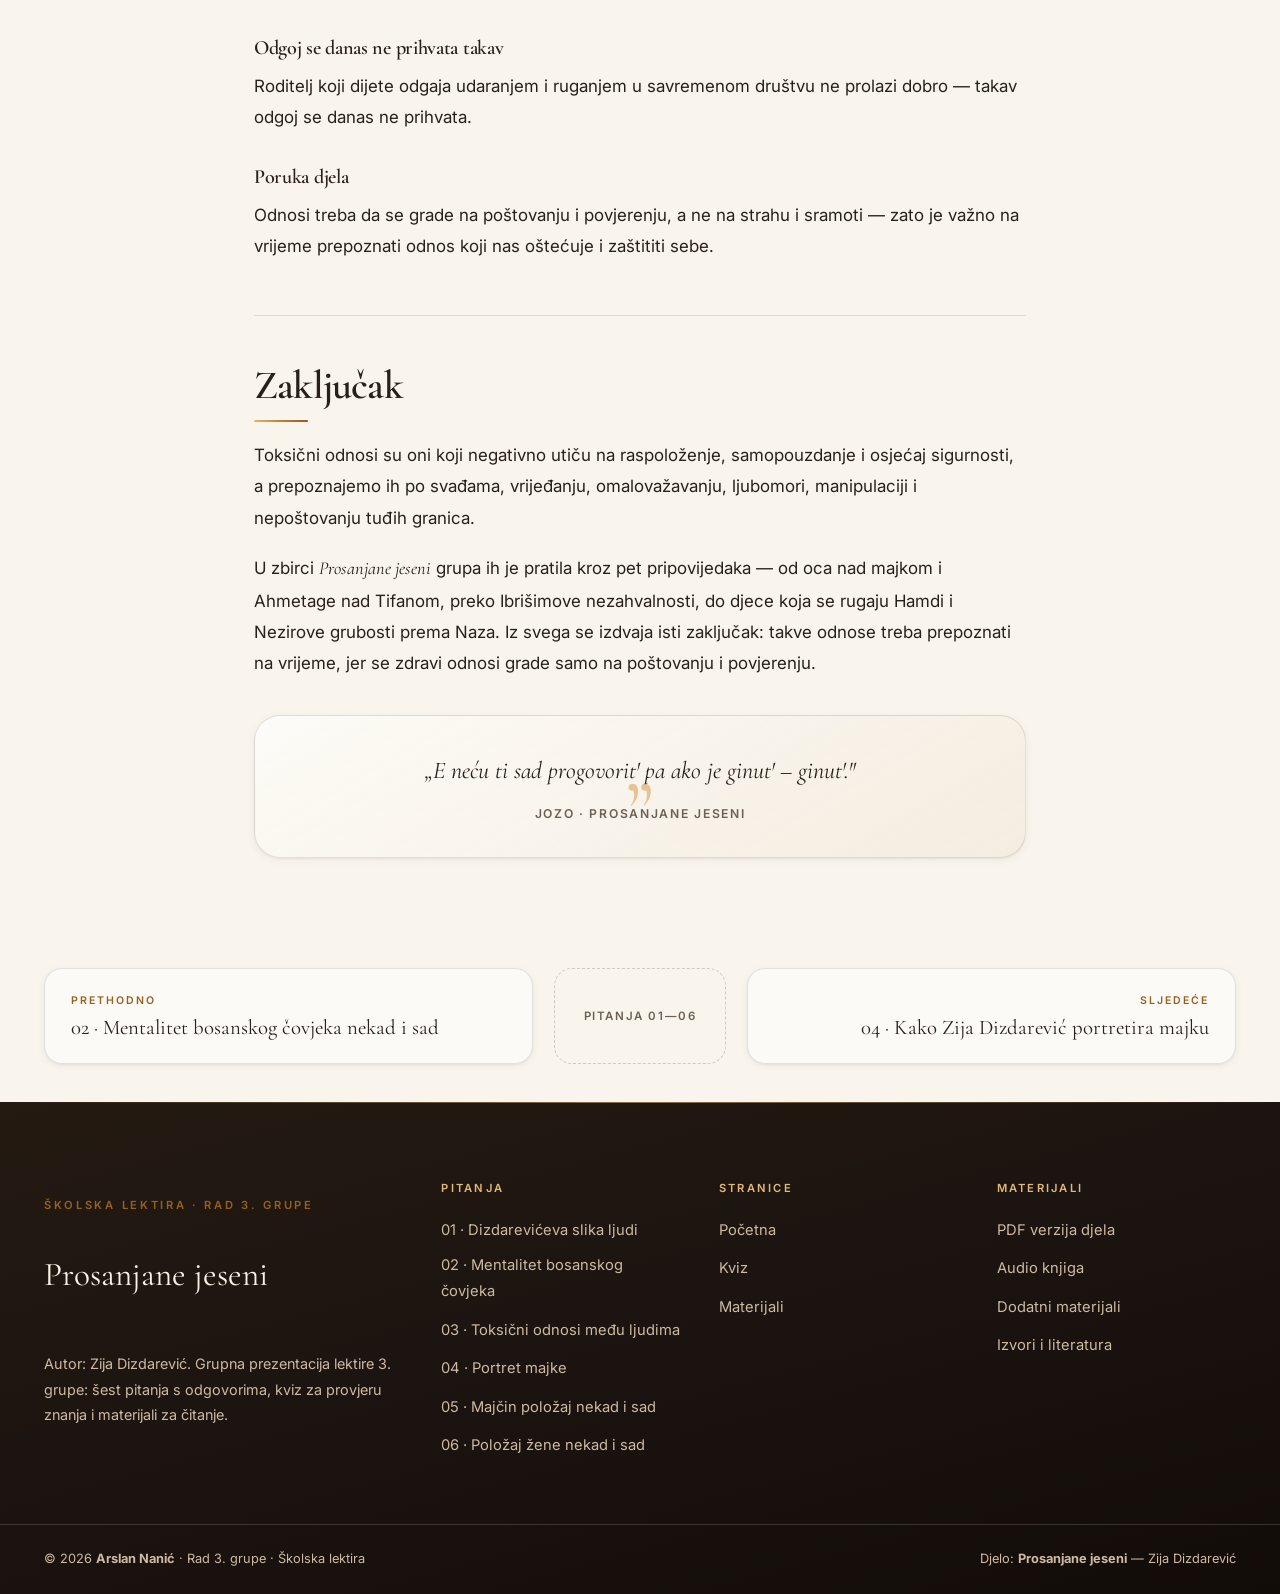
<file: pitanje3.html>
<!DOCTYPE html>
<html lang="bs">
<head>
  <meta charset="utf-8">
  <meta name="viewport" content="width=device-width, initial-scale=1">
  <title>Toksični odnosi među ljudima — Pitanje 03 | Prosanjane jeseni</title>
  <meta name="description" content="Odgovor 3. grupe na pitanje 03: šta su toksični odnosi, kako ih prepoznati i kako se vide u pripovijetkama zbirke „Prosanjane jeseni“.">
  <meta name="theme-color" content="#120c09">
  <link rel="icon" type="image/svg+xml" href="images/favicon.svg">
  <link rel="preconnect" href="https://fonts.googleapis.com">
  <link rel="preconnect" href="https://fonts.gstatic.com" crossorigin>
  <link rel="stylesheet" href="https://fonts.googleapis.com/css2?family=Cormorant+Garamond:ital,wght@0,400;0,500;0,600;0,700;1,400;1,600&family=Inter:wght@300;400;500;600;700&display=swap">
  <link rel="stylesheet" href="css/style.css">
  <link rel="stylesheet" href="css/pages.css">
</head>
<body data-page="pitanje3">
  <div class="progress" data-progress aria-hidden="true"></div>
  <a class="skip-link" href="#main">Preskoči na sadržaj</a>

  <header class="site-header" data-header>
    <div class="container container--wide header__inner">
      <a class="brand" href="index.html">
        <span class="brand__mark" aria-hidden="true"><svg viewBox="0 0 24 24" fill="none" stroke="currentColor" stroke-width="1.6" stroke-linecap="round" stroke-linejoin="round"><path d="M12 6.5C9.6 4.6 6.4 4.1 3.5 4.4v13.2c2.9-.3 6.1.2 8.5 2.1"/><path d="M12 6.5c2.4-1.9 5.6-2.4 8.5-2.1v13.2c-2.9-.3-6.1.2-8.5 2.1"/><path d="M12 6.5v13.2"/></svg></span>
        <span class="brand__text"><span class="brand__title">Prosanjane jeseni</span><span class="brand__sub">Zija Dizdarević · Rad 3. grupe</span></span>
      </a>
      <nav class="nav" id="glavna-navigacija" data-nav aria-label="Glavna navigacija">
        <ul class="nav__list">
          <li class="nav__item"><a class="nav__link" href="index.html">Početna</a></li>
          <li class="nav__item" data-sub>
            <button class="nav__sub-toggle is-current" type="button" aria-expanded="false" aria-controls="podmeni-pitanja">Pitanja <svg viewBox="0 0 24 24" fill="none" stroke="currentColor" stroke-width="2" stroke-linecap="round" stroke-linejoin="round" aria-hidden="true"><path d="M6 9l6 6 6-6"/></svg></button>
            <ul class="nav__sub" id="podmeni-pitanja">
              <li><a class="nav__sub-link" href="pitanje1.html"><span>01</span> Dizdarevićeva slika ljudi</a></li>
              <li><a class="nav__sub-link" href="pitanje2.html"><span>02</span> Mentalitet bosanskog čovjeka</a></li>
              <li><a class="nav__sub-link" href="pitanje3.html" aria-current="page"><span>03</span> Toksični odnosi među ljudima</a></li>
              <li><a class="nav__sub-link" href="pitanje4.html"><span>04</span> Portret majke</a></li>
              <li><a class="nav__sub-link" href="pitanje5.html"><span>05</span> Majčin položaj nekad i sad</a></li>
              <li><a class="nav__sub-link" href="pitanje6.html"><span>06</span> Položaj žene nekad i sad</a></li>
            </ul>
          </li>
          <li class="nav__item"><a class="nav__link" href="kviz.html">Kviz</a></li>
          <li class="nav__item"><a class="nav__link" href="materijali.html">Materijali</a></li>
        </ul>
      </nav>
      <button class="burger" type="button" data-burger aria-expanded="false" aria-controls="glavna-navigacija" aria-label="Otvori meni"><span></span><span></span><span></span></button>
    </div>
  </header>

  <main id="main">
    <section class="page-hero">
      <div class="container container--wide page-hero__inner">
        <nav aria-label="Putanja">
          <ol class="breadcrumb">
            <li><a href="index.html">Početna</a></li>
            <li><a href="index.html#pitanja">Pitanja</a></li>
            <li><span aria-current="page">Pitanje 03</span></li>
          </ol>
        </nav>
        <span class="answer-kicker">Pitanje 03 / 06</span>
        <h1 class="page-hero__title">Toksični odnosi među ljudima</h1>
      </div>
    </section>

    <article class="article">
      <div class="container container--narrow">
        <div class="answer">
          <section class="block">
            <h2 class="block__title">Uvod</h2>
            <div class="prose">
              <p>Pitanje o toksičnim odnosima ima dva dijela: prvo treba objasniti šta su toksični odnosi, a zatim ih prepoznati u djelu i pokazati primjerima.</p>
              <p>Grupa je u zbirci <em>Prosanjane jeseni</em> izdvojila pet pripovijedaka u kojima se toksični odnosi najbolje vide: „Majka", „Tifanova pobuna", „Blago u Duvaru", „Studeni putevi Mešana Ćore" i „Naza vezilja". Za svaku je naveden lik, njegovo ponašanje i kako bi se takva osoba ponašala u savremenom svijetu.</p>
            </div>
          </section>

          <section class="block">
            <h2 class="block__title">Odgovor</h2>
            <div class="prose">
              <h3>Šta su toksični odnosi</h3>
              <p>Toksični odnosi među ljudima su odnosi koji negativno utiču na naše raspoloženje, samopouzdanje i osjećaj sigurnosti.</p>
              <p>Takve odnose možemo prepoznati po tome što se često javljaju svađe, vrijeđanje, omalovažavanje, ljubomora, manipulacija i nepoštovanje tuđih granica.</p>
              <p>Toksične odnose treba na vrijeme prepoznati kako bismo mogli zaštititi sebe, svoje osjećaje i graditi zdrave odnose zasnovane na poštovanju i povjerenju.</p>
            </div>
            <div class="prose">
              <h3>Toksični odnosi u pripovijetkama</h3>
              <p>Pet pripovijedaka u kojima se toksični odnosi najjasnije vide — i likovi iz njih prebačeni u savremeno vrijeme.</p>
              <h4>Posesivnost — „Majka"</h4>
              <p>Otac je majci branio da izađe bez vale i bio je veoma bijesan kad ju je vidio bez nje. U savremenom svijetu njegova osobina bila bi posesivnost.</p>
              <h4>Loš odgoj — „Tifanova pobuna"</h4>
              <p>Ahmetaga je Tifana odgajao drugačije od starije braće i navikavao ga na loše stvari — npr. da udari majku ili da se ruga drugima. Grupa misli da dijete odgojeno na taj način ne bi dobro prošlo u savremenom životu.</p>
              <h4>Nezahvalnost — „Blago u Duvaru"</h4>
              <p>Ibrišim ima osobinu nezahvalnosti i čežnju za nečim više. U savremenom životu ne bi mogao srušiti tuđu kuću, a da za to niko ne sazna — uvijek se sve sazna.</p>
              <h4>Ruganje — „Studeni putevi Mešana Ćore"</h4>
              <p>U trećem dijelu pripovijetke ističe se kako su se djeca rugala Hamdi, koji nije mogao promijeniti svoj način života. Grupa zaključuje: nikome se ne treba rugati, jer nikad ne znamo kroz šta neko zapravo prolazi.</p>
              <h4>Grubost — „Naza vezilja"</h4>
              <p>Naza je dobila Nezirovu grubu reakciju kad mu je priznala da ga voli; on ju je iz šale zvao lijepim imenima dok su ga druge čaršilije zadirkivale zbog nje.</p>
              <h4>Posljedice na čovjeka</h4>
              <p>Toksični odnosi negativno utiču na raspoloženje, samopouzdanje i osjećaj sigurnosti. Zato ih treba prepoznati na vrijeme i graditi odnose zasnovane na poštovanju i povjerenju.</p>
            </div>
            <div class="prose">
              <h3>Primjeri iz djela</h3>
              <p>Dva primjera s citatom iz djela i objašnjenjem ko su likovi i šta se u odnosu događa.</p>
            </div>
            <div class="quote quote--accent">
              <blockquote>„Šta si izlazila brez vale. Unilazi."</blockquote>
              <span class="quote__cite">Otac prema majci · „Majka"</span>
            </div>
            <div class="prose">
              <p>Majka u panici izlazi bez vale da vidi šta je s Fikretom, a otac joj to zamjera — ne vidi povrijeđeno dijete, nego njeno otkriveno lice.</p>
              <p>Odnos je toksičan jer se majci ne priznaje pravo ni na slobodu kretanja ni na brigu za dijete: njeno ponašanje mjeri se pravilom i ugledom, a ne namjerom.</p>
            </div>
            <div class="quote">
              <blockquote>„Neću, neću. Neću!"</blockquote>
              <span class="quote__cite">Tifan · „Tifanova pobuna"</span>
            </div>
            <div class="prose">
              <p>Ahmetaga je Tifana odgajao drugačije od starije braće i navikavao ga na loše stvari — da udari majku, da se ruga drugima. Kad se nepravda predugo gomila, Tifan se pobuni: „Neću, neću. Neću!"</p>
              <p>Odnos je toksičan jer stariji ima moć da od djeteta napravi ono što želi, a dijete takav odgoj nosi sa sobom u život.</p>
            </div>
            <div class="prose">
              <h3>Povezivanje s djelom</h3>
              <p>U svim ovim pripovijetkama ponavlja se isto: jedan lik ima moć nad drugim i tu moć koristi tako da drugi trpi — otac nad majkom, Ahmetaga nad Tifanom, Ibrišim nad tuđom kućom, djeca nad Hamdom, Nezir nad Nazom. Grupa zato zaključuje da toksične odnose treba prepoznati na vrijeme i da se zdravi odnosi grade na poštovanju i povjerenju.</p>
              <h4>Nikome se ne treba rugati</h4>
              <p>Nikad ne znamo kroz šta neko zapravo prolazi.</p>
              <h4>Odgoj se danas ne prihvata takav</h4>
              <p>Roditelj koji dijete odgaja udaranjem i ruganjem u savremenom društvu ne prolazi dobro — takav odgoj se danas ne prihvata.</p>
              <h4>Poruka djela</h4>
              <p>Odnosi treba da se grade na poštovanju i povjerenju, a ne na strahu i sramoti — zato je važno na vrijeme prepoznati odnos koji nas oštećuje i zaštititi sebe.</p>
            </div>
          </section>

          <section class="block">
            <h2 class="block__title">Zaključak</h2>
            <div class="prose">
              <p>Toksični odnosi su oni koji negativno utiču na raspoloženje, samopouzdanje i osjećaj sigurnosti, a prepoznajemo ih po svađama, vrijeđanju, omalovažavanju, ljubomori, manipulaciji i nepoštovanju tuđih granica.</p>
              <p>U zbirci <em>Prosanjane jeseni</em> grupa ih je pratila kroz pet pripovijedaka — od oca nad majkom i Ahmetage nad Tifanom, preko Ibrišimove nezahvalnosti, do djece koja se rugaju Hamdi i Nezirove grubosti prema Naza. Iz svega se izdvaja isti zaključak: takve odnose treba prepoznati na vrijeme, jer se zdravi odnosi grade samo na poštovanju i povjerenju.</p>
            </div>
            <div class="quote quote--center">
              <blockquote>„E neću ti sad progovorit' pa ako je ginut' – ginut'."</blockquote>
              <span class="quote__cite">Jozo · Prosanjane jeseni</span>
            </div>
          </section>
        </div>
      </div>
    </article>

    <nav class="page-nav container container--wide" aria-label="Navigacija između pitanja">
      <a class="page-nav__link" href="pitanje2.html">
        <span class="page-nav__label">Prethodno</span>
        <span class="page-nav__title">02 · Mentalitet bosanskog čovjeka nekad i sad</span>
      </a>
      <a class="page-nav__all" href="index.html#pitanja">Pitanja 01—06</a>
      <a class="page-nav__link page-nav__link--next" href="pitanje4.html">
        <span class="page-nav__label">Sljedeće</span>
        <span class="page-nav__title">04 · Kako Zija Dizdarević portretira majku</span>
      </a>
    </nav>
  </main>

  <footer class="site-footer">
    <div class="container container--wide footer__grid">
      <div class="footer__brand">
        <span class="eyebrow eyebrow--bare">Školska lektira · Rad 3. grupe</span>
        <p class="footer__title">Prosanjane jeseni</p>
        <p class="footer__text">Autor: Zija Dizdarević. Grupna prezentacija lektire 3. grupe: šest pitanja s odgovorima, kviz za provjeru znanja i materijali za čitanje.</p>
      </div>
      <nav class="footer__col" aria-labelledby="footer-pitanja">
        <p class="footer__heading" id="footer-pitanja">Pitanja</p>
        <ul class="footer__list">
          <li><a href="pitanje1.html">01 · Dizdarevićeva slika ljudi</a></li>
          <li><a href="pitanje2.html">02 · Mentalitet bosanskog čovjeka</a></li>
          <li><a href="pitanje3.html">03 · Toksični odnosi među ljudima</a></li>
          <li><a href="pitanje4.html">04 · Portret majke</a></li>
          <li><a href="pitanje5.html">05 · Majčin položaj nekad i sad</a></li>
          <li><a href="pitanje6.html">06 · Položaj žene nekad i sad</a></li>
        </ul>
      </nav>
      <nav class="footer__col" aria-labelledby="footer-stranice">
        <p class="footer__heading" id="footer-stranice">Stranice</p>
        <ul class="footer__list">
          <li><a href="index.html">Početna</a></li>
          <li><a href="kviz.html">Kviz</a></li>
          <li><a href="materijali.html">Materijali</a></li>
        </ul>
      </nav>
      <div class="footer__col">
        <p class="footer__heading">Materijali</p>
        <ul class="footer__list">
          <li><a href="materijali.html#pdf">PDF verzija djela</a></li>
          <li><a href="materijali.html#audio">Audio knjiga</a></li>
          <li><a href="materijali.html#dodatno">Dodatni materijali</a></li>
          <li><a href="materijali.html#izvori">Izvori i literatura</a></li>
        </ul>
      </div>
    </div>
    <div class="container container--wide footer__bottom">
      <p>© <span data-year>2026</span> <strong>Arslan Nanić</strong> · Rad 3. grupe · Školska lektira</p>
      <p>Djelo: <strong>Prosanjane jeseni</strong> — Zija Dizdarević</p>
    </div>
  </footer>

  <button class="to-top" type="button" data-to-top aria-label="Na vrh stranice"><svg viewBox="0 0 24 24" fill="none" stroke="currentColor" stroke-width="2" stroke-linecap="round" stroke-linejoin="round" aria-hidden="true"><path d="M12 19V5M6 11l6-6 6 6"/></svg></button>

  <script src="js/animations.js" defer></script>
  <script src="js/main.js" defer></script>
  <script src="js/gallery.js" defer></script>
</body>
</html>
</file>
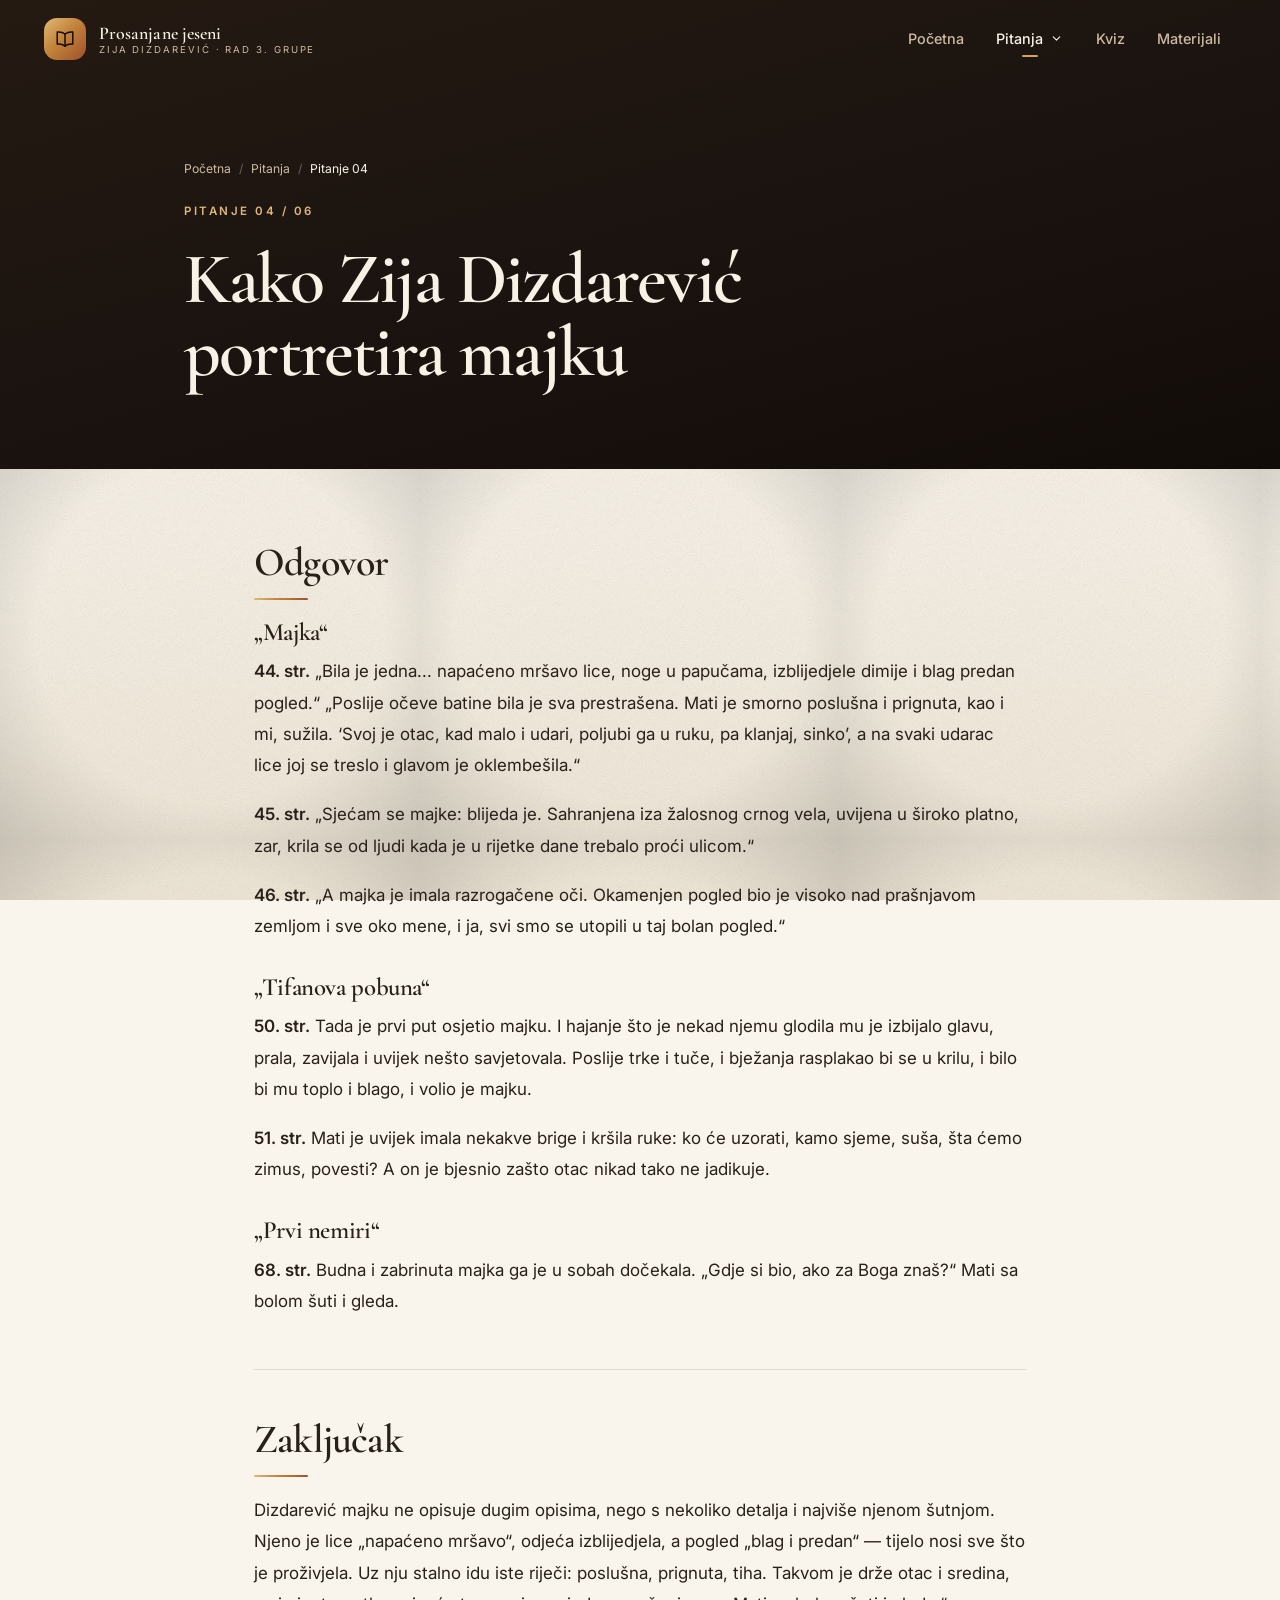
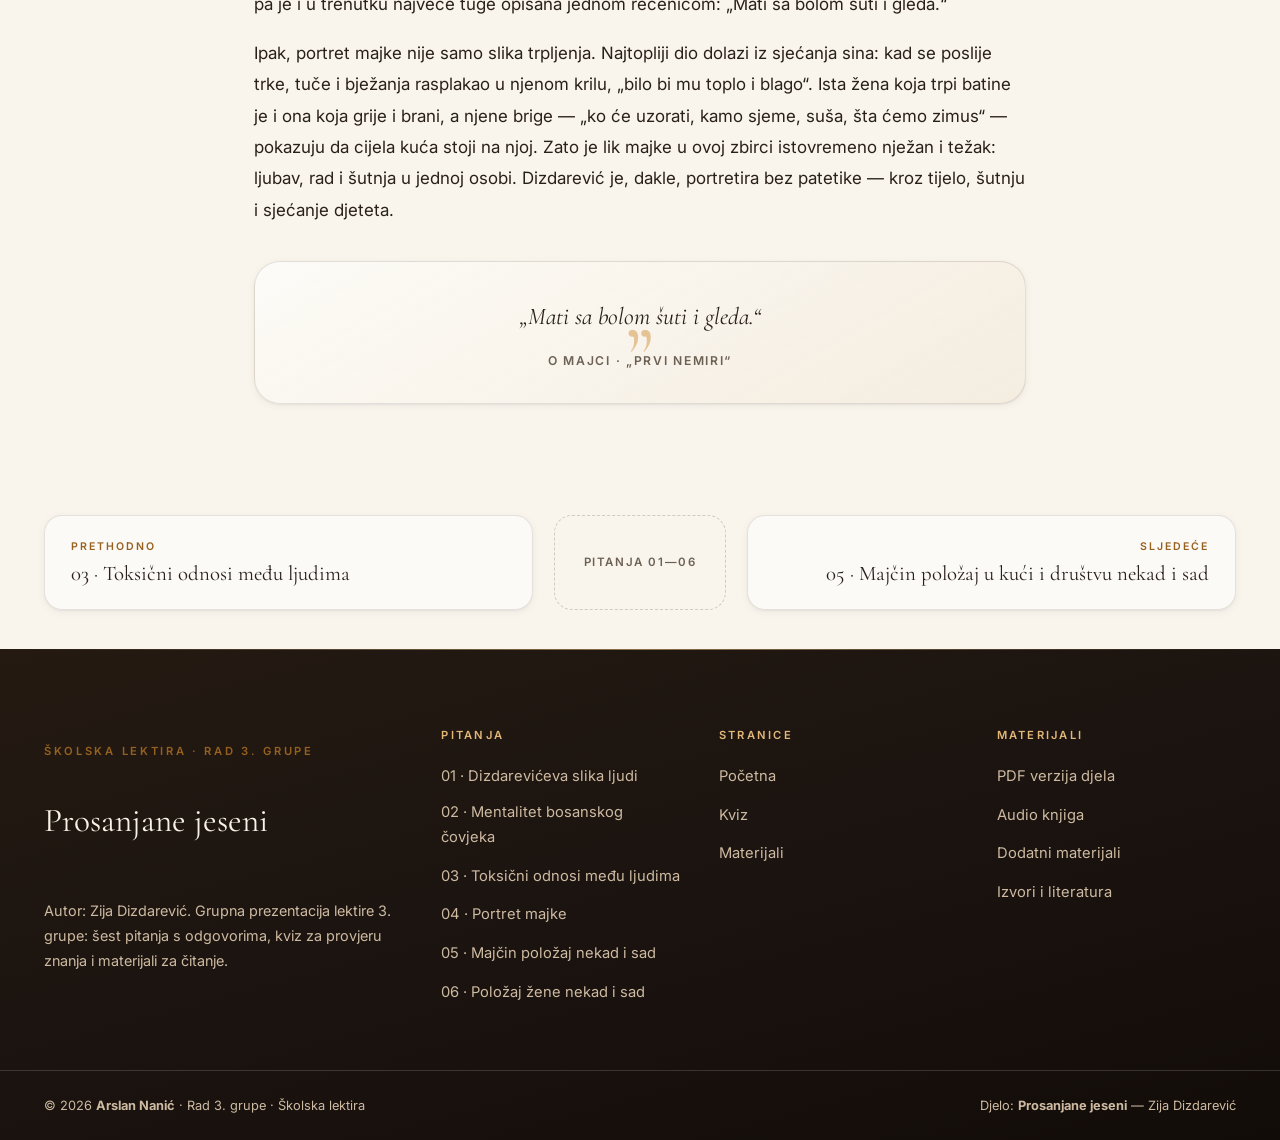
<file: pitanje4.html>
<!DOCTYPE html>
<html lang="bs">
<head>
  <meta charset="utf-8">
  <meta name="viewport" content="width=device-width, initial-scale=1">
  <title>Kako Zija Dizdarević portretira majku — Pitanje 04 | Prosanjane jeseni</title>
  <meta name="description" content="Odgovor 3. grupe na pitanje 04: primjeri iz djela „Prosanjane jeseni“ u kojima pisac govori o majci, s citatima i brojevima stranica.">
  <meta name="theme-color" content="#120c09">
  <link rel="icon" type="image/svg+xml" href="images/favicon.svg">
  <link rel="preconnect" href="https://fonts.googleapis.com">
  <link rel="preconnect" href="https://fonts.gstatic.com" crossorigin>
  <link rel="stylesheet" href="https://fonts.googleapis.com/css2?family=Cormorant+Garamond:ital,wght@0,400;0,500;0,600;0,700;1,400;1,600&family=Inter:wght@300;400;500;600;700&display=swap">
  <link rel="stylesheet" href="css/style.css">
  <link rel="stylesheet" href="css/pages.css">
</head>
<body data-page="pitanje4">
  <div class="progress" data-progress aria-hidden="true"></div>
  <a class="skip-link" href="#main">Preskoči na sadržaj</a>

  <header class="site-header" data-header>
    <div class="container container--wide header__inner">
      <a class="brand" href="index.html">
        <span class="brand__mark" aria-hidden="true"><svg viewBox="0 0 24 24" fill="none" stroke="currentColor" stroke-width="1.6" stroke-linecap="round" stroke-linejoin="round"><path d="M12 6.5C9.6 4.6 6.4 4.1 3.5 4.4v13.2c2.9-.3 6.1.2 8.5 2.1"/><path d="M12 6.5c2.4-1.9 5.6-2.4 8.5-2.1v13.2c-2.9-.3-6.1.2-8.5 2.1"/><path d="M12 6.5v13.2"/></svg></span>
        <span class="brand__text"><span class="brand__title">Prosanjane jeseni</span><span class="brand__sub">Zija Dizdarević · Rad 3. grupe</span></span>
      </a>
      <nav class="nav" id="glavna-navigacija" data-nav aria-label="Glavna navigacija">
        <ul class="nav__list">
          <li class="nav__item"><a class="nav__link" href="index.html">Početna</a></li>
          <li class="nav__item" data-sub>
            <button class="nav__sub-toggle is-current" type="button" aria-expanded="false" aria-controls="podmeni-pitanja">Pitanja <svg viewBox="0 0 24 24" fill="none" stroke="currentColor" stroke-width="2" stroke-linecap="round" stroke-linejoin="round" aria-hidden="true"><path d="M6 9l6 6 6-6"/></svg></button>
            <ul class="nav__sub" id="podmeni-pitanja">
              <li><a class="nav__sub-link" href="pitanje1.html"><span>01</span> Dizdarevićeva slika ljudi</a></li>
              <li><a class="nav__sub-link" href="pitanje2.html"><span>02</span> Mentalitet bosanskog čovjeka</a></li>
              <li><a class="nav__sub-link" href="pitanje3.html"><span>03</span> Toksični odnosi među ljudima</a></li>
              <li><a class="nav__sub-link" href="pitanje4.html" aria-current="page"><span>04</span> Portret majke</a></li>
              <li><a class="nav__sub-link" href="pitanje5.html"><span>05</span> Majčin položaj nekad i sad</a></li>
              <li><a class="nav__sub-link" href="pitanje6.html"><span>06</span> Položaj žene nekad i sad</a></li>
            </ul>
          </li>
          <li class="nav__item"><a class="nav__link" href="kviz.html">Kviz</a></li>
          <li class="nav__item"><a class="nav__link" href="materijali.html">Materijali</a></li>
        </ul>
      </nav>
      <button class="burger" type="button" data-burger aria-expanded="false" aria-controls="glavna-navigacija" aria-label="Otvori meni"><span></span><span></span><span></span></button>
    </div>
  </header>

  <main id="main">
    <section class="page-hero">
      <div class="container container--wide page-hero__inner">
        <nav aria-label="Putanja">
          <ol class="breadcrumb">
            <li><a href="index.html">Početna</a></li>
            <li><a href="index.html#pitanja">Pitanja</a></li>
            <li><span aria-current="page">Pitanje 04</span></li>
          </ol>
        </nav>
        <span class="answer-kicker">Pitanje 04 / 06</span>
        <h1 class="page-hero__title">Kako Zija Dizdarević portretira majku</h1>
      </div>
    </section>

    <article class="article">
      <div class="container container--narrow">
        <div class="answer">
          <section class="block">
            <h2 class="block__title">Odgovor</h2>
            <div class="prose">
              <h3>„Majka“</h3>
              <p><strong>44. str.</strong> „Bila je jedna... napaćeno mršavo lice, noge u papučama, izblijedjele dimije i blag predan pogled.“ „Poslije očeve batine bila je sva prestrašena. Mati je smorno poslušna i prignuta, kao i mi, sužila. ‘Svoj je otac, kad malo i udari, poljubi ga u ruku, pa klanjaj, sinko’, a na svaki udarac lice joj se treslo i glavom je oklembešila.“</p>
              <p><strong>45. str.</strong> „Sjećam se majke: blijeda je. Sahranjena iza žalosnog crnog vela, uvijena u široko platno, zar, krila se od ljudi kada je u rijetke dane trebalo proći ulicom.“</p>
              <p><strong>46. str.</strong> „A majka je imala razrogačene oči. Okamenjen pogled bio je visoko nad prašnjavom zemljom i sve oko mene, i ja, svi smo se utopili u taj bolan pogled.“</p>
              <h3>„Tifanova pobuna“</h3>
              <p><strong>50. str.</strong> Tada je prvi put osjetio majku. I hajanje što je nekad njemu glodila mu je izbijalo glavu, prala, zavijala i uvijek nešto savjetovala. Poslije trke i tuče, i bježanja rasplakao bi se u krilu, i bilo bi mu toplo i blago, i volio je majku.</p>
              <p><strong>51. str.</strong> Mati je uvijek imala nekakve brige i kršila ruke: ko će uzorati, kamo sjeme, suša, šta ćemo zimus, povesti? A on je bjesnio zašto otac nikad tako ne jadikuje.</p>
              <h3>„Prvi nemiri“</h3>
              <p><strong>68. str.</strong> Budna i zabrinuta majka ga je u sobah dočekala. „Gdje si bio, ako za Boga znaš?“ Mati sa bolom šuti i gleda.</p>
            </div>
          </section>

          <section class="block">
            <h2 class="block__title">Zaključak</h2>
            <div class="prose">
              <p>Dizdarević majku ne opisuje dugim opisima, nego s nekoliko detalja i najviše njenom šutnjom. Njeno je lice „napaćeno mršavo“, odjeća izblijedjela, a pogled „blag i predan“ — tijelo nosi sve što je proživjela. Uz nju stalno idu iste riječi: poslušna, prignuta, tiha. Takvom je drže otac i sredina, pa je i u trenutku najveće tuge opisana jednom rečenicom: „Mati sa bolom šuti i gleda.“</p>
              <p>Ipak, portret majke nije samo slika trpljenja. Najtopliji dio dolazi iz sjećanja sina: kad se poslije trke, tuče i bježanja rasplakao u njenom krilu, „bilo bi mu toplo i blago“. Ista žena koja trpi batine je i ona koja grije i brani, a njene brige — „ko će uzorati, kamo sjeme, suša, šta ćemo zimus“ — pokazuju da cijela kuća stoji na njoj. Zato je lik majke u ovoj zbirci istovremeno nježan i težak: ljubav, rad i šutnja u jednoj osobi. Dizdarević je, dakle, portretira bez patetike — kroz tijelo, šutnju i sjećanje djeteta.</p>
            </div>
            <div class="quote quote--center">
              <blockquote>„Mati sa bolom šuti i gleda.“</blockquote>
              <span class="quote__cite">O majci · „Prvi nemiri“</span>
            </div>
          </section>
        </div>
      </div>
    </article>

    <nav class="page-nav container container--wide" aria-label="Navigacija između pitanja">
      <a class="page-nav__link" href="pitanje3.html">
        <span class="page-nav__label">Prethodno</span>
        <span class="page-nav__title">03 · Toksični odnosi među ljudima</span>
      </a>
      <a class="page-nav__all" href="index.html#pitanja">Pitanja 01—06</a>
      <a class="page-nav__link page-nav__link--next" href="pitanje5.html">
        <span class="page-nav__label">Sljedeće</span>
        <span class="page-nav__title">05 · Majčin položaj u kući i društvu nekad i sad</span>
      </a>
    </nav>
  </main>

  <footer class="site-footer">
    <div class="container container--wide footer__grid">
      <div class="footer__brand">
        <span class="eyebrow eyebrow--bare">Školska lektira · Rad 3. grupe</span>
        <p class="footer__title">Prosanjane jeseni</p>
        <p class="footer__text">Autor: Zija Dizdarević. Grupna prezentacija lektire 3. grupe: šest pitanja s odgovorima, kviz za provjeru znanja i materijali za čitanje.</p>
      </div>
      <nav class="footer__col" aria-labelledby="footer-pitanja">
        <p class="footer__heading" id="footer-pitanja">Pitanja</p>
        <ul class="footer__list">
          <li><a href="pitanje1.html">01 · Dizdarevićeva slika ljudi</a></li>
          <li><a href="pitanje2.html">02 · Mentalitet bosanskog čovjeka</a></li>
          <li><a href="pitanje3.html">03 · Toksični odnosi među ljudima</a></li>
          <li><a href="pitanje4.html">04 · Portret majke</a></li>
          <li><a href="pitanje5.html">05 · Majčin položaj nekad i sad</a></li>
          <li><a href="pitanje6.html">06 · Položaj žene nekad i sad</a></li>
        </ul>
      </nav>
      <nav class="footer__col" aria-labelledby="footer-stranice">
        <p class="footer__heading" id="footer-stranice">Stranice</p>
        <ul class="footer__list">
          <li><a href="index.html">Početna</a></li>
          <li><a href="kviz.html">Kviz</a></li>
          <li><a href="materijali.html">Materijali</a></li>
        </ul>
      </nav>
      <div class="footer__col">
        <p class="footer__heading">Materijali</p>
        <ul class="footer__list">
          <li><a href="materijali.html#pdf">PDF verzija djela</a></li>
          <li><a href="materijali.html#audio">Audio knjiga</a></li>
          <li><a href="materijali.html#dodatno">Dodatni materijali</a></li>
          <li><a href="materijali.html#izvori">Izvori i literatura</a></li>
        </ul>
      </div>
    </div>
    <div class="container container--wide footer__bottom">
      <p>© <span data-year>2026</span> <strong>Arslan Nanić</strong> · Rad 3. grupe · Školska lektira</p>
      <p>Djelo: <strong>Prosanjane jeseni</strong> — Zija Dizdarević</p>
    </div>
  </footer>

  <button class="to-top" type="button" data-to-top aria-label="Na vrh stranice"><svg viewBox="0 0 24 24" fill="none" stroke="currentColor" stroke-width="2" stroke-linecap="round" stroke-linejoin="round" aria-hidden="true"><path d="M12 19V5M6 11l6-6 6 6"/></svg></button>

  <script src="js/animations.js" defer></script>
  <script src="js/main.js" defer></script>
  <script src="js/gallery.js" defer></script>
</body>
</html>
</file>
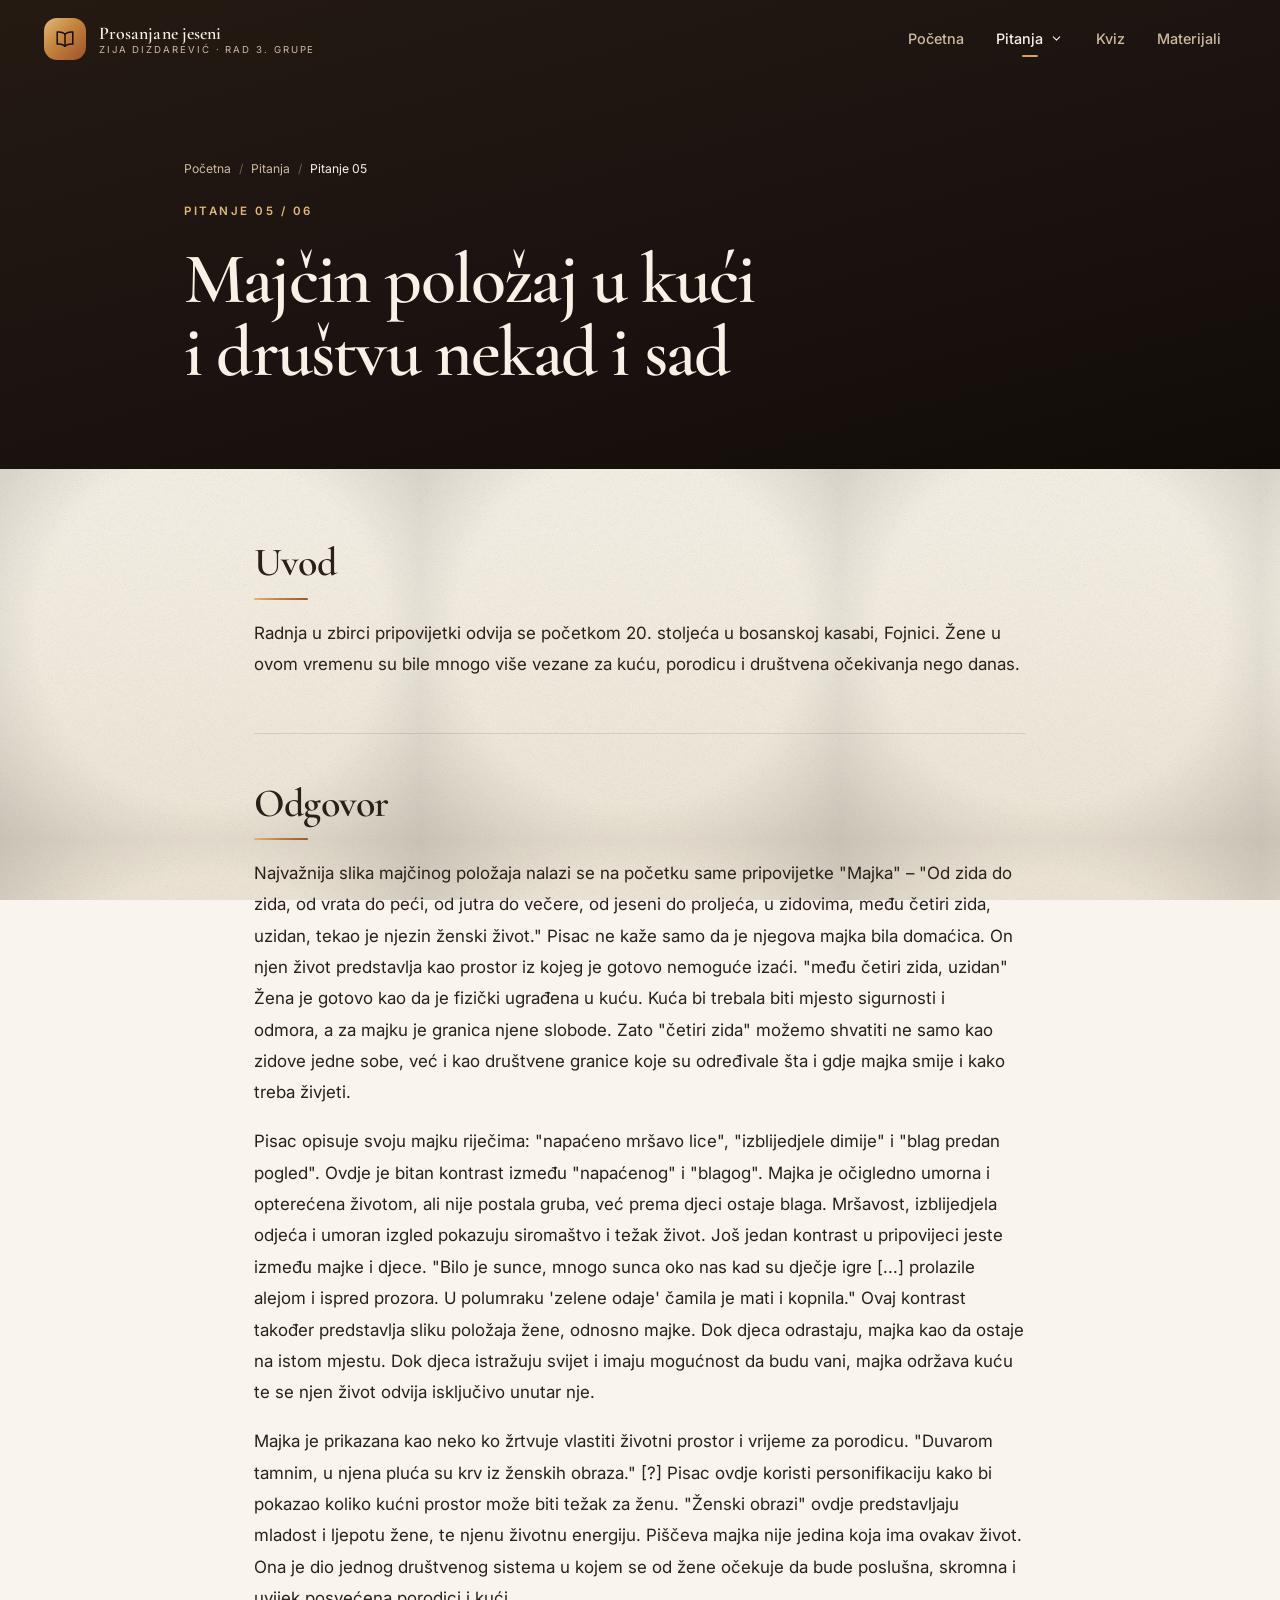
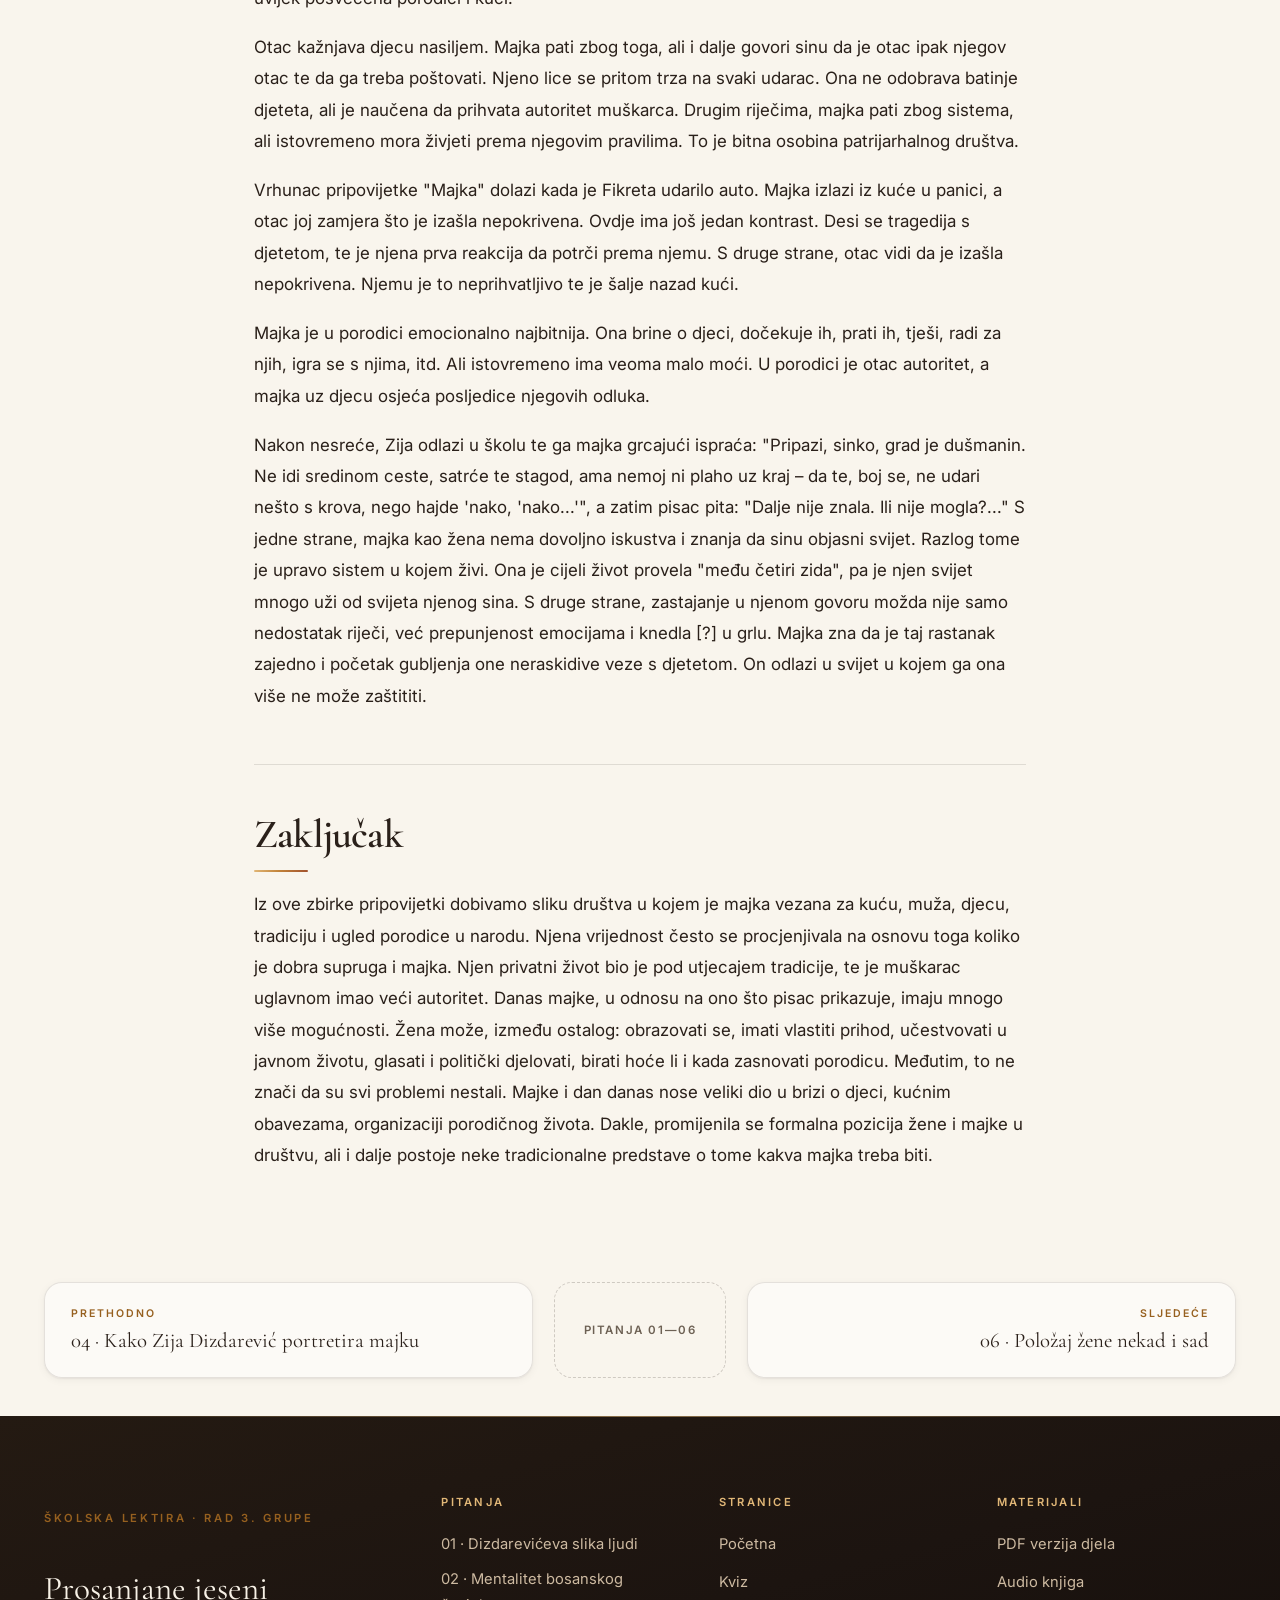
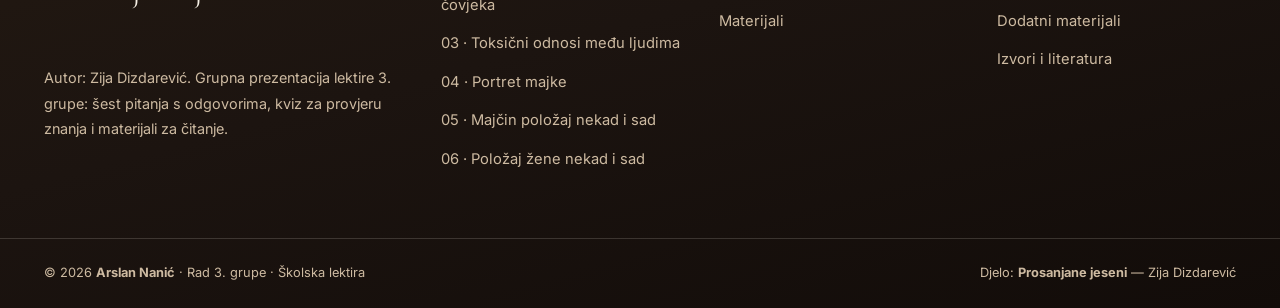
<file: pitanje5.html>
<!DOCTYPE html>
<html lang="bs">
<head>
  <meta charset="utf-8">
  <meta name="viewport" content="width=device-width, initial-scale=1">
  <title>Majčin položaj u kući i društvu nekad i sad — Pitanje 05 | Prosanjane jeseni</title>
  <meta name="description" content="Odgovor 3. grupe na pitanje 05: majčin položaj u kući i društvu nekad i danas, s citatima iz djela „Prosanjane jeseni“.">
  <meta name="theme-color" content="#120c09">
  <link rel="icon" type="image/svg+xml" href="images/favicon.svg">
  <link rel="preconnect" href="https://fonts.googleapis.com">
  <link rel="preconnect" href="https://fonts.gstatic.com" crossorigin>
  <link rel="stylesheet" href="https://fonts.googleapis.com/css2?family=Cormorant+Garamond:ital,wght@0,400;0,500;0,600;0,700;1,400;1,600&family=Inter:wght@300;400;500;600;700&display=swap">
  <link rel="stylesheet" href="css/style.css">
  <link rel="stylesheet" href="css/pages.css">
</head>
<body data-page="pitanje5">
  <div class="progress" data-progress aria-hidden="true"></div>
  <a class="skip-link" href="#main">Preskoči na sadržaj</a>

  <header class="site-header" data-header>
    <div class="container container--wide header__inner">
      <a class="brand" href="index.html">
        <span class="brand__mark" aria-hidden="true"><svg viewBox="0 0 24 24" fill="none" stroke="currentColor" stroke-width="1.6" stroke-linecap="round" stroke-linejoin="round"><path d="M12 6.5C9.6 4.6 6.4 4.1 3.5 4.4v13.2c2.9-.3 6.1.2 8.5 2.1"/><path d="M12 6.5c2.4-1.9 5.6-2.4 8.5-2.1v13.2c-2.9-.3-6.1.2-8.5 2.1"/><path d="M12 6.5v13.2"/></svg></span>
        <span class="brand__text"><span class="brand__title">Prosanjane jeseni</span><span class="brand__sub">Zija Dizdarević · Rad 3. grupe</span></span>
      </a>
      <nav class="nav" id="glavna-navigacija" data-nav aria-label="Glavna navigacija">
        <ul class="nav__list">
          <li class="nav__item"><a class="nav__link" href="index.html">Početna</a></li>
          <li class="nav__item" data-sub>
            <button class="nav__sub-toggle is-current" type="button" aria-expanded="false" aria-controls="podmeni-pitanja">Pitanja <svg viewBox="0 0 24 24" fill="none" stroke="currentColor" stroke-width="2" stroke-linecap="round" stroke-linejoin="round" aria-hidden="true"><path d="M6 9l6 6 6-6"/></svg></button>
            <ul class="nav__sub" id="podmeni-pitanja">
              <li><a class="nav__sub-link" href="pitanje1.html"><span>01</span> Dizdarevićeva slika ljudi</a></li>
              <li><a class="nav__sub-link" href="pitanje2.html"><span>02</span> Mentalitet bosanskog čovjeka</a></li>
              <li><a class="nav__sub-link" href="pitanje3.html"><span>03</span> Toksični odnosi među ljudima</a></li>
              <li><a class="nav__sub-link" href="pitanje4.html"><span>04</span> Portret majke</a></li>
              <li><a class="nav__sub-link" href="pitanje5.html" aria-current="page"><span>05</span> Majčin položaj nekad i sad</a></li>
              <li><a class="nav__sub-link" href="pitanje6.html"><span>06</span> Položaj žene nekad i sad</a></li>
            </ul>
          </li>
          <li class="nav__item"><a class="nav__link" href="kviz.html">Kviz</a></li>
          <li class="nav__item"><a class="nav__link" href="materijali.html">Materijali</a></li>
        </ul>
      </nav>
      <button class="burger" type="button" data-burger aria-expanded="false" aria-controls="glavna-navigacija" aria-label="Otvori meni"><span></span><span></span><span></span></button>
    </div>
  </header>

  <main id="main">
    <section class="page-hero">
      <div class="container container--wide page-hero__inner">
        <nav aria-label="Putanja">
          <ol class="breadcrumb">
            <li><a href="index.html">Početna</a></li>
            <li><a href="index.html#pitanja">Pitanja</a></li>
            <li><span aria-current="page">Pitanje 05</span></li>
          </ol>
        </nav>
        <span class="answer-kicker">Pitanje 05 / 06</span>
        <h1 class="page-hero__title">Majčin položaj u kući i društvu nekad i sad</h1>
      </div>
    </section>

    <article class="article">
      <div class="container container--narrow">
        <div class="answer">
          <section class="block">
            <h2 class="block__title">Uvod</h2>
            <div class="prose">
              <p>Radnja u zbirci pripovijetki odvija se početkom 20. stoljeća u bosanskoj kasabi, Fojnici. Žene u ovom vremenu su bile mnogo više vezane za kuću, porodicu i društvena očekivanja nego danas.</p>
            </div>
          </section>

          <section class="block">
            <h2 class="block__title">Odgovor</h2>
            <div class="prose">
              <p>Najvažnija slika majčinog položaja nalazi se na početku same pripovijetke "Majka" – "Od zida do zida, od vrata do peći, od jutra do večere, od jeseni do proljeća, u zidovima, među četiri zida, uzidan, tekao je njezin ženski život." Pisac ne kaže samo da je njegova majka bila domaćica. On njen život predstavlja kao prostor iz kojeg je gotovo nemoguće izaći. "među četiri zida, uzidan" Žena je gotovo kao da je fizički ugrađena u kuću. Kuća bi trebala biti mjesto sigurnosti i odmora, a za majku je granica njene slobode. Zato "četiri zida" možemo shvatiti ne samo kao zidove jedne sobe, već i kao društvene granice koje su određivale šta i gdje majka smije i kako treba živjeti.</p>
              <p>Pisac opisuje svoju majku riječima: "napaćeno mršavo lice", "izblijedjele dimije" i "blag predan pogled". Ovdje je bitan kontrast između "napaćenog" i "blagog". Majka je očigledno umorna i opterećena životom, ali nije postala gruba, već prema djeci ostaje blaga. Mršavost, izblijedjela odjeća i umoran izgled pokazuju siromaštvo i težak život. Još jedan kontrast u pripovijeci jeste između majke i djece. "Bilo je sunce, mnogo sunca oko nas kad su dječje igre [...] prolazile alejom i ispred prozora. U polumraku 'zelene odaje' čamila je mati i kopnila." Ovaj kontrast također predstavlja sliku položaja žene, odnosno majke. Dok djeca odrastaju, majka kao da ostaje na istom mjestu. Dok djeca istražuju svijet i imaju mogućnost da budu vani, majka održava kuću te se njen život odvija isključivo unutar nje.</p>
              <p>Majka je prikazana kao neko ko žrtvuje vlastiti životni prostor i vrijeme za porodicu. "Duvarom tamnim, u njena pluća su krv iz ženskih obraza." [?] Pisac ovdje koristi personifikaciju kako bi pokazao koliko kućni prostor može biti težak za ženu. "Ženski obrazi" ovdje predstavljaju mladost i ljepotu žene, te njenu životnu energiju. Piščeva majka nije jedina koja ima ovakav život. Ona je dio jednog društvenog sistema u kojem se od žene očekuje da bude poslušna, skromna i uvijek posvećena porodici i kući.</p>
              <p>Otac kažnjava djecu nasiljem. Majka pati zbog toga, ali i dalje govori sinu da je otac ipak njegov otac te da ga treba poštovati. Njeno lice se pritom trza na svaki udarac. Ona ne odobrava batinje djeteta, ali je naučena da prihvata autoritet muškarca. Drugim riječima, majka pati zbog sistema, ali istovremeno mora živjeti prema njegovim pravilima. To je bitna osobina patrijarhalnog društva.</p>
              <p>Vrhunac pripovijetke "Majka" dolazi kada je Fikreta udarilo auto. Majka izlazi iz kuće u panici, a otac joj zamjera što je izašla nepokrivena. Ovdje ima još jedan kontrast. Desi se tragedija s djetetom, te je njena prva reakcija da potrči prema njemu. S druge strane, otac vidi da je izašla nepokrivena. Njemu je to neprihvatljivo te je šalje nazad kući.</p>
              <p>Majka je u porodici emocionalno najbitnija. Ona brine o djeci, dočekuje ih, prati ih, tješi, radi za njih, igra se s njima, itd. Ali istovremeno ima veoma malo moći. U porodici je otac autoritet, a majka uz djecu osjeća posljedice njegovih odluka.</p>
              <p>Nakon nesreće, Zija odlazi u školu te ga majka grcajući ispraća: "Pripazi, sinko, grad je dušmanin. Ne idi sredinom ceste, satrće te stagod, ama nemoj ni plaho uz kraj – da te, boj se, ne udari nešto s krova, nego hajde 'nako, 'nako...'", a zatim pisac pita: "Dalje nije znala. Ili nije mogla?..." S jedne strane, majka kao žena nema dovoljno iskustva i znanja da sinu objasni svijet. Razlog tome je upravo sistem u kojem živi. Ona je cijeli život provela "među četiri zida", pa je njen svijet mnogo uži od svijeta njenog sina. S druge strane, zastajanje u njenom govoru možda nije samo nedostatak riječi, već prepunjenost emocijama i knedla [?] u grlu. Majka zna da je taj rastanak zajedno i početak gubljenja one neraskidive veze s djetetom. On odlazi u svijet u kojem ga ona više ne može zaštititi.</p>
            </div>
          </section>

          <section class="block">
            <h2 class="block__title">Zaključak</h2>
            <div class="prose">
              <p>Iz ove zbirke pripovijetki dobivamo sliku društva u kojem je majka vezana za kuću, muža, djecu, tradiciju i ugled porodice u narodu. Njena vrijednost često se procjenjivala na osnovu toga koliko je dobra supruga i majka. Njen privatni život bio je pod utjecajem tradicije, te je muškarac uglavnom imao veći autoritet. Danas majke, u odnosu na ono što pisac prikazuje, imaju mnogo više mogućnosti. Žena može, između ostalog: obrazovati se, imati vlastiti prihod, učestvovati u javnom životu, glasati i politički djelovati, birati hoće li i kada zasnovati porodicu. Međutim, to ne znači da su svi problemi nestali. Majke i dan danas nose veliki dio u brizi o djeci, kućnim obavezama, organizaciji porodičnog života. Dakle, promijenila se formalna pozicija žene i majke u društvu, ali i dalje postoje neke tradicionalne predstave o tome kakva majka treba biti.</p>
            </div>
          </section>
        </div>
      </div>
    </article>

    <nav class="page-nav container container--wide" aria-label="Navigacija između pitanja">
      <a class="page-nav__link" href="pitanje4.html">
        <span class="page-nav__label">Prethodno</span>
        <span class="page-nav__title">04 · Kako Zija Dizdarević portretira majku</span>
      </a>
      <a class="page-nav__all" href="index.html#pitanja">Pitanja 01—06</a>
      <a class="page-nav__link page-nav__link--next" href="pitanje6.html">
        <span class="page-nav__label">Sljedeće</span>
        <span class="page-nav__title">06 · Položaj žene nekad i sad</span>
      </a>
    </nav>
  </main>

  <footer class="site-footer">
    <div class="container container--wide footer__grid">
      <div class="footer__brand">
        <span class="eyebrow eyebrow--bare">Školska lektira · Rad 3. grupe</span>
        <p class="footer__title">Prosanjane jeseni</p>
        <p class="footer__text">Autor: Zija Dizdarević. Grupna prezentacija lektire 3. grupe: šest pitanja s odgovorima, kviz za provjeru znanja i materijali za čitanje.</p>
      </div>
      <nav class="footer__col" aria-labelledby="footer-pitanja">
        <p class="footer__heading" id="footer-pitanja">Pitanja</p>
        <ul class="footer__list">
          <li><a href="pitanje1.html">01 · Dizdarevićeva slika ljudi</a></li>
          <li><a href="pitanje2.html">02 · Mentalitet bosanskog čovjeka</a></li>
          <li><a href="pitanje3.html">03 · Toksični odnosi među ljudima</a></li>
          <li><a href="pitanje4.html">04 · Portret majke</a></li>
          <li><a href="pitanje5.html">05 · Majčin položaj nekad i sad</a></li>
          <li><a href="pitanje6.html">06 · Položaj žene nekad i sad</a></li>
        </ul>
      </nav>
      <nav class="footer__col" aria-labelledby="footer-stranice">
        <p class="footer__heading" id="footer-stranice">Stranice</p>
        <ul class="footer__list">
          <li><a href="index.html">Početna</a></li>
          <li><a href="kviz.html">Kviz</a></li>
          <li><a href="materijali.html">Materijali</a></li>
        </ul>
      </nav>
      <div class="footer__col">
        <p class="footer__heading">Materijali</p>
        <ul class="footer__list">
          <li><a href="materijali.html#pdf">PDF verzija djela</a></li>
          <li><a href="materijali.html#audio">Audio knjiga</a></li>
          <li><a href="materijali.html#dodatno">Dodatni materijali</a></li>
          <li><a href="materijali.html#izvori">Izvori i literatura</a></li>
        </ul>
      </div>
    </div>
    <div class="container container--wide footer__bottom">
      <p>© <span data-year>2026</span> <strong>Arslan Nanić</strong> · Rad 3. grupe · Školska lektira</p>
      <p>Djelo: <strong>Prosanjane jeseni</strong> — Zija Dizdarević</p>
    </div>
  </footer>

  <button class="to-top" type="button" data-to-top aria-label="Na vrh stranice"><svg viewBox="0 0 24 24" fill="none" stroke="currentColor" stroke-width="2" stroke-linecap="round" stroke-linejoin="round" aria-hidden="true"><path d="M12 19V5M6 11l6-6 6 6"/></svg></button>

  <script src="js/animations.js" defer></script>
  <script src="js/main.js" defer></script>
  <script src="js/gallery.js" defer></script>
</body>
</html>
</file>
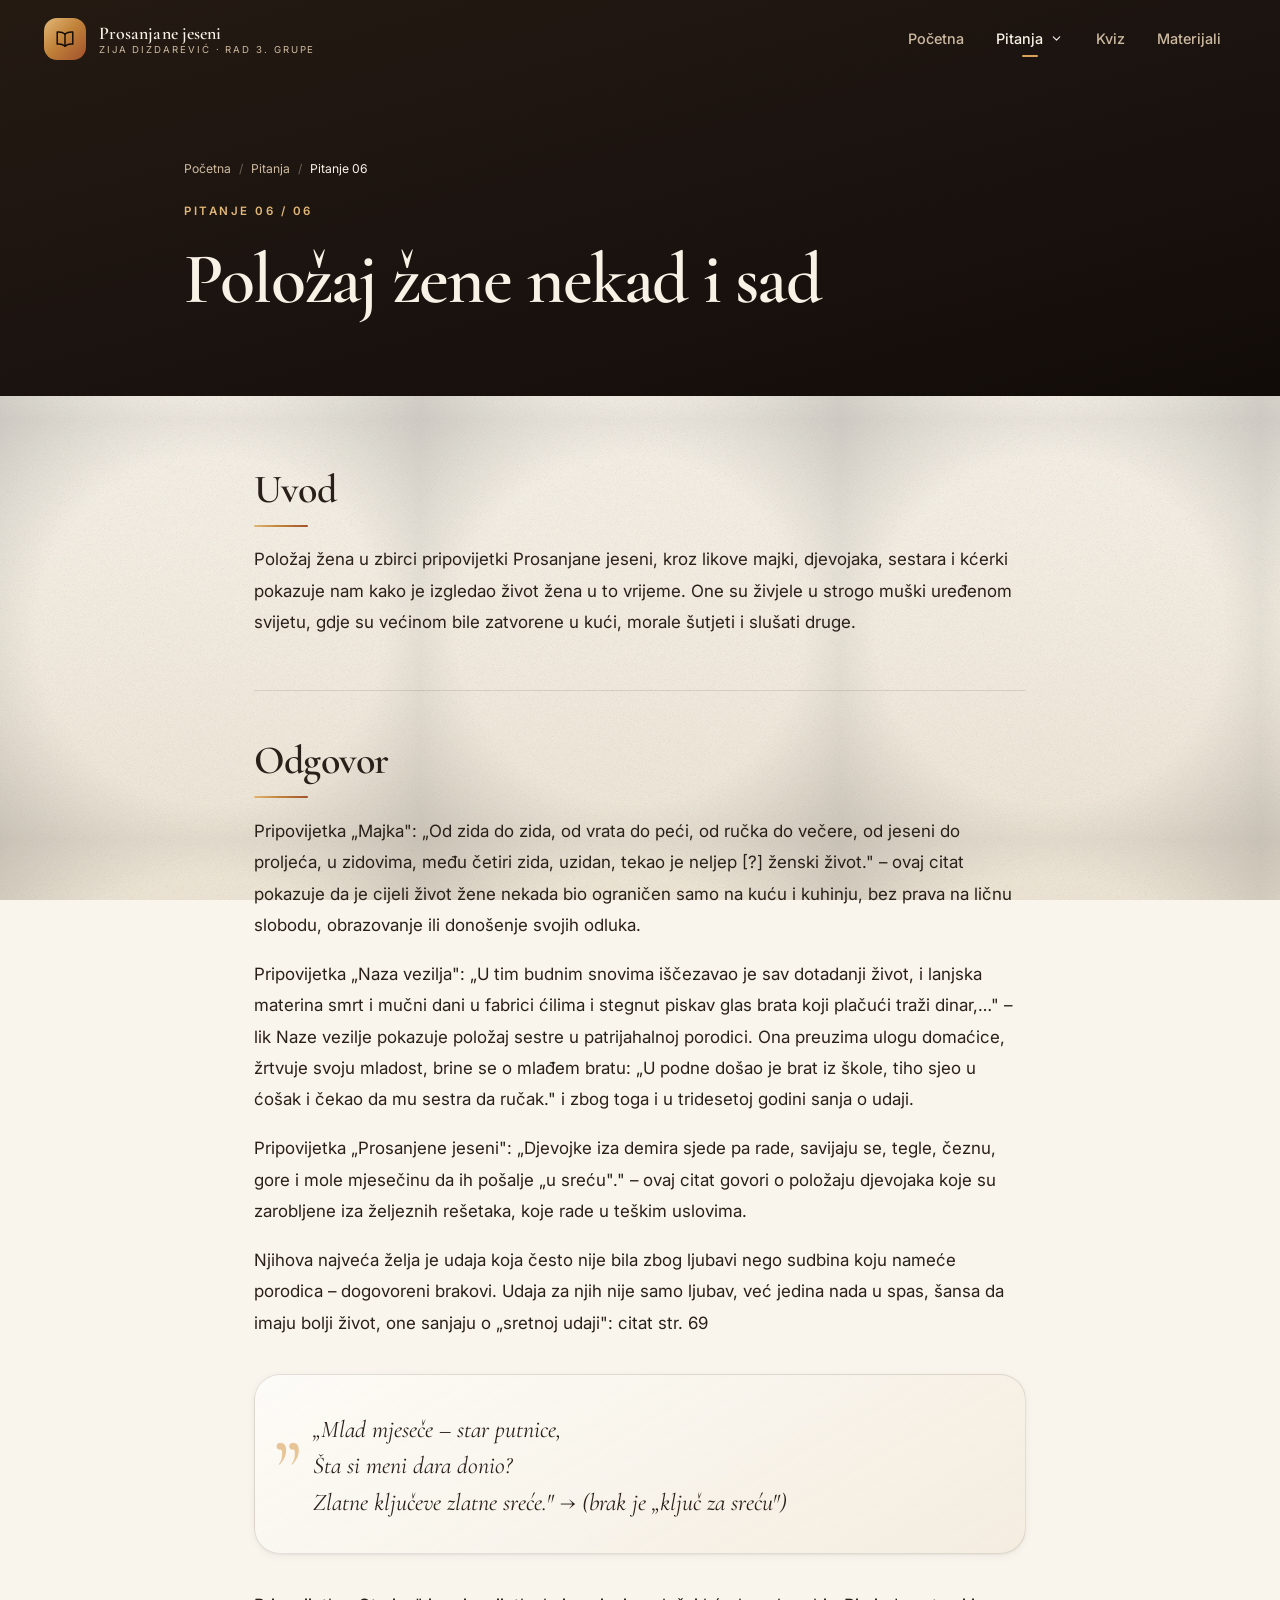
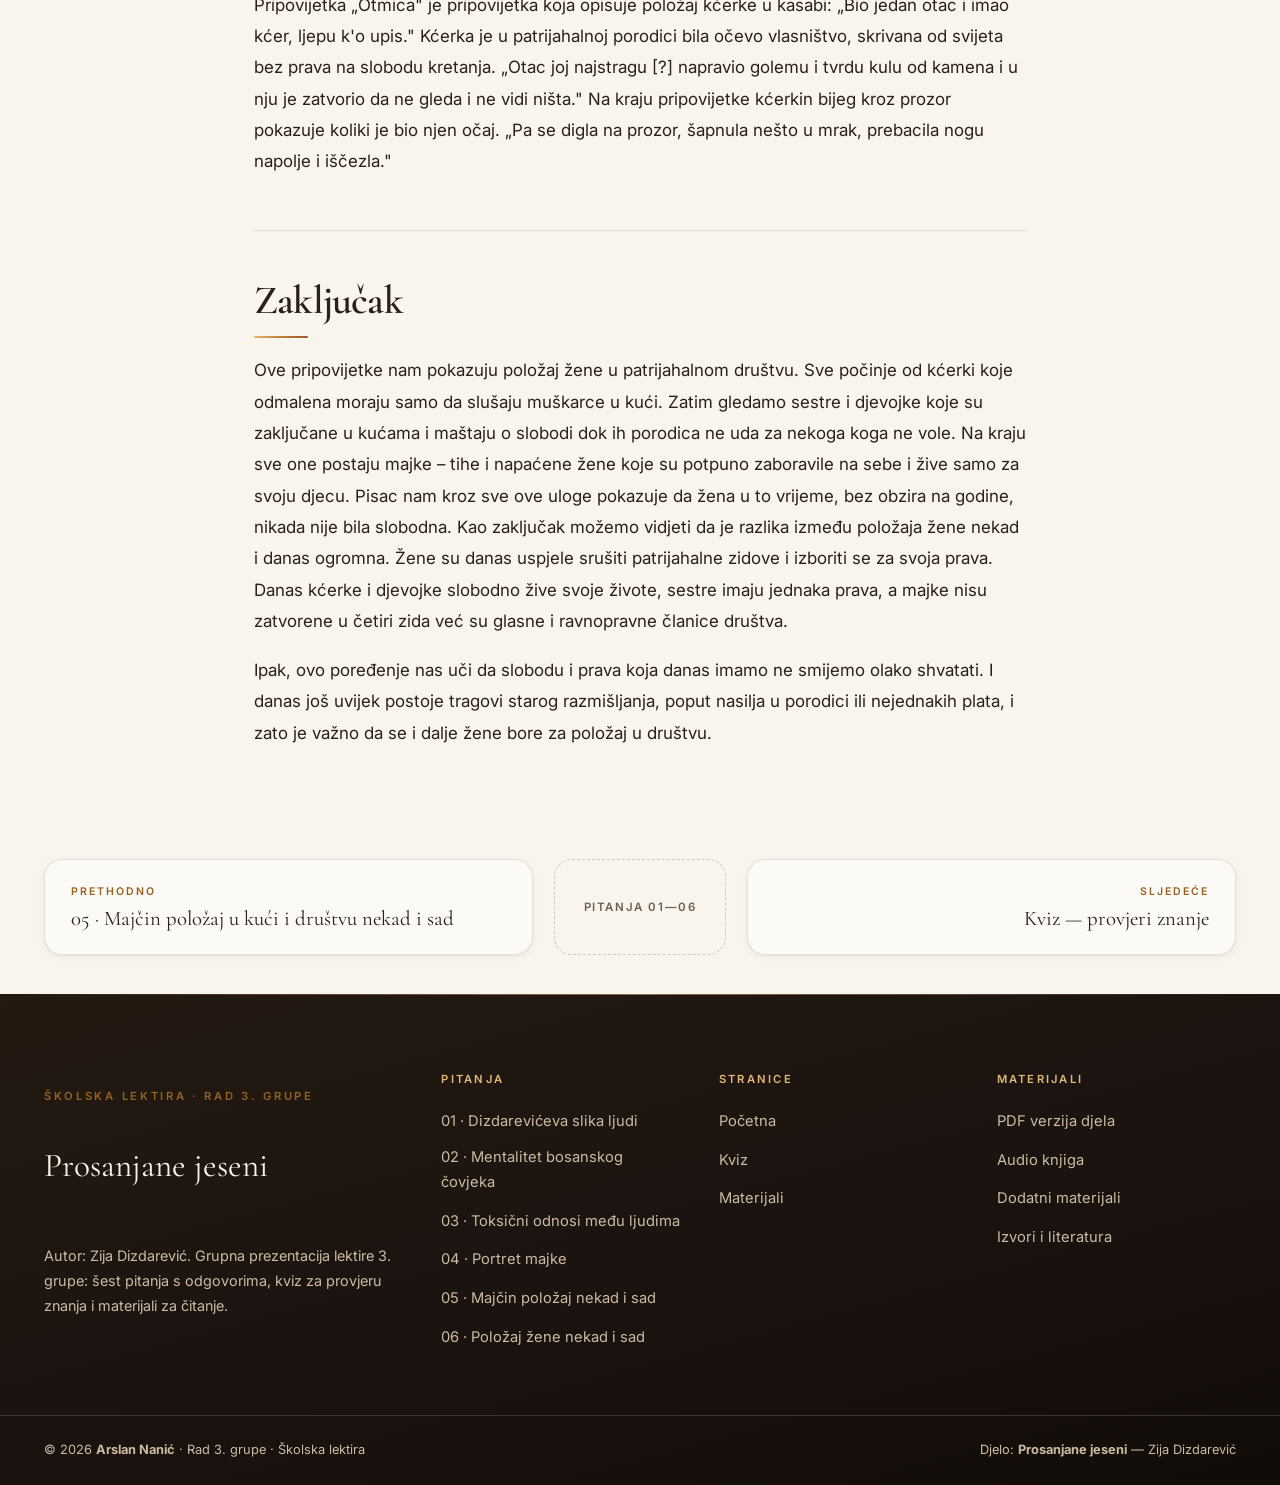
<file: pitanje6.html>
<!DOCTYPE html>
<html lang="bs">
<head>
  <meta charset="utf-8">
  <meta name="viewport" content="width=device-width, initial-scale=1">
  <title>Položaj žene nekad i sad — Pitanje 06 | Prosanjane jeseni</title>
  <meta name="description" content="Odgovor 3. grupe na pitanje 06: položaj žene u kući i društvu nekad i danas i posljedice patrijarhalnog društva.">
  <meta name="theme-color" content="#120c09">
  <link rel="icon" type="image/svg+xml" href="images/favicon.svg">
  <link rel="preconnect" href="https://fonts.googleapis.com">
  <link rel="preconnect" href="https://fonts.gstatic.com" crossorigin>
  <link rel="stylesheet" href="https://fonts.googleapis.com/css2?family=Cormorant+Garamond:ital,wght@0,400;0,500;0,600;0,700;1,400;1,600&family=Inter:wght@300;400;500;600;700&display=swap">
  <link rel="stylesheet" href="css/style.css">
  <link rel="stylesheet" href="css/pages.css">
</head>
<body data-page="pitanje6">
  <div class="progress" data-progress aria-hidden="true"></div>
  <a class="skip-link" href="#main">Preskoči na sadržaj</a>

  <header class="site-header" data-header>
    <div class="container container--wide header__inner">
      <a class="brand" href="index.html">
        <span class="brand__mark" aria-hidden="true"><svg viewBox="0 0 24 24" fill="none" stroke="currentColor" stroke-width="1.6" stroke-linecap="round" stroke-linejoin="round"><path d="M12 6.5C9.6 4.6 6.4 4.1 3.5 4.4v13.2c2.9-.3 6.1.2 8.5 2.1"/><path d="M12 6.5c2.4-1.9 5.6-2.4 8.5-2.1v13.2c-2.9-.3-6.1.2-8.5 2.1"/><path d="M12 6.5v13.2"/></svg></span>
        <span class="brand__text"><span class="brand__title">Prosanjane jeseni</span><span class="brand__sub">Zija Dizdarević · Rad 3. grupe</span></span>
      </a>
      <nav class="nav" id="glavna-navigacija" data-nav aria-label="Glavna navigacija">
        <ul class="nav__list">
          <li class="nav__item"><a class="nav__link" href="index.html">Početna</a></li>
          <li class="nav__item" data-sub>
            <button class="nav__sub-toggle is-current" type="button" aria-expanded="false" aria-controls="podmeni-pitanja">Pitanja <svg viewBox="0 0 24 24" fill="none" stroke="currentColor" stroke-width="2" stroke-linecap="round" stroke-linejoin="round" aria-hidden="true"><path d="M6 9l6 6 6-6"/></svg></button>
            <ul class="nav__sub" id="podmeni-pitanja">
              <li><a class="nav__sub-link" href="pitanje1.html"><span>01</span> Dizdarevićeva slika ljudi</a></li>
              <li><a class="nav__sub-link" href="pitanje2.html"><span>02</span> Mentalitet bosanskog čovjeka</a></li>
              <li><a class="nav__sub-link" href="pitanje3.html"><span>03</span> Toksični odnosi među ljudima</a></li>
              <li><a class="nav__sub-link" href="pitanje4.html"><span>04</span> Portret majke</a></li>
              <li><a class="nav__sub-link" href="pitanje5.html"><span>05</span> Majčin položaj nekad i sad</a></li>
              <li><a class="nav__sub-link" href="pitanje6.html" aria-current="page"><span>06</span> Položaj žene nekad i sad</a></li>
            </ul>
          </li>
          <li class="nav__item"><a class="nav__link" href="kviz.html">Kviz</a></li>
          <li class="nav__item"><a class="nav__link" href="materijali.html">Materijali</a></li>
        </ul>
      </nav>
      <button class="burger" type="button" data-burger aria-expanded="false" aria-controls="glavna-navigacija" aria-label="Otvori meni"><span></span><span></span><span></span></button>
    </div>
  </header>

  <main id="main">
    <section class="page-hero">
      <div class="container container--wide page-hero__inner">
        <nav aria-label="Putanja">
          <ol class="breadcrumb">
            <li><a href="index.html">Početna</a></li>
            <li><a href="index.html#pitanja">Pitanja</a></li>
            <li><span aria-current="page">Pitanje 06</span></li>
          </ol>
        </nav>
        <span class="answer-kicker">Pitanje 06 / 06</span>
        <h1 class="page-hero__title">Položaj žene nekad i sad</h1>
      </div>
    </section>

    <article class="article">
      <div class="container container--narrow">
        <div class="answer">
          <section class="block">
            <h2 class="block__title">Uvod</h2>
            <div class="prose">
              <p>Položaj žena u zbirci pripovijetki Prosanjane jeseni, kroz likove majki, djevojaka, sestara i kćerki pokazuje nam kako je izgledao život žena u to vrijeme. One su živjele u strogo muški uređenom svijetu, gdje su većinom bile zatvorene u kući, morale šutjeti i slušati druge.</p>
            </div>
          </section>

          <section class="block">
            <h2 class="block__title">Odgovor</h2>
            <div class="prose">
              <p>Pripovijetka „Majka": „Od zida do zida, od vrata do peći, od ručka do večere, od jeseni do proljeća, u zidovima, među četiri zida, uzidan, tekao je neljep [?] ženski život." – ovaj citat pokazuje da je cijeli život žene nekada bio ograničen samo na kuću i kuhinju, bez prava na ličnu slobodu, obrazovanje ili donošenje svojih odluka.</p>
              <p>Pripovijetka „Naza vezilja": „U tim budnim snovima iščezavao je sav dotadanji život, i lanjska materina smrt i mučni dani u fabrici ćilima i stegnut piskav glas brata koji plačući traži dinar,…" – lik Naze vezilje pokazuje položaj sestre u patrijahalnoj porodici. Ona preuzima ulogu domaćice, žrtvuje svoju mladost, brine se o mlađem bratu: „U podne došao je brat iz škole, tiho sjeo u ćošak i čekao da mu sestra da ručak." i zbog toga i u tridesetoj godini sanja o udaji.</p>
              <p>Pripovijetka „Prosanjene jeseni": „Djevojke iza demira sjede pa rade, savijaju se, tegle, čeznu, gore i mole mjesečinu da ih pošalje „u sreću"." – ovaj citat govori o položaju djevojaka koje su zarobljene iza željeznih rešetaka, koje rade u teškim uslovima.</p>
              <p>Njihova najveća želja je udaja koja često nije bila zbog ljubavi nego sudbina koju nameće porodica – dogovoreni brakovi. Udaja za njih nije samo ljubav, već jedina nada u spas, šansa da imaju bolji život, one sanjaju o „sretnoj udaji": citat str. 69</p>
              <div class="quote">
                <blockquote>„Mlad mjeseče – star putnice,<br>Šta si meni dara donio?<br>Zlatne ključeve zlatne sreće." → (brak je „ključ za sreću")</blockquote>
              </div>
              <p>Pripovijetka „Otmica" je pripovijetka koja opisuje položaj kćerke u kasabi: „Bio jedan otac i imao kćer, ljepu k'o upis." Kćerka je u patrijahalnoj porodici bila očevo vlasništvo, skrivana od svijeta bez prava na slobodu kretanja. „Otac joj najstragu [?] napravio golemu i tvrdu kulu od kamena i u nju je zatvorio da ne gleda i ne vidi ništa." Na kraju pripovijetke kćerkin bijeg kroz prozor pokazuje koliki je bio njen očaj. „Pa se digla na prozor, šapnula nešto u mrak, prebacila nogu napolje i iščezla."</p>
            </div>
          </section>

          <section class="block">
            <h2 class="block__title">Zaključak</h2>
            <div class="prose">
              <p>Ove pripovijetke nam pokazuju položaj žene u patrijahalnom društvu. Sve počinje od kćerki koje odmalena moraju samo da slušaju muškarce u kući. Zatim gledamo sestre i djevojke koje su zaključane u kućama i maštaju o slobodi dok ih porodica ne uda za nekoga koga ne vole. Na kraju sve one postaju majke – tihe i napaćene žene koje su potpuno zaboravile na sebe i žive samo za svoju djecu. Pisac nam kroz sve ove uloge pokazuje da žena u to vrijeme, bez obzira na godine, nikada nije bila slobodna. Kao zaključak možemo vidjeti da je razlika između položaja žene nekad i danas ogromna. Žene su danas uspjele srušiti patrijahalne zidove i izboriti se za svoja prava. Danas kćerke i djevojke slobodno žive svoje živote, sestre imaju jednaka prava, a majke nisu zatvorene u četiri zida već su glasne i ravnopravne članice društva.</p>
              <p>Ipak, ovo poređenje nas uči da slobodu i prava koja danas imamo ne smijemo olako shvatati. I danas još uvijek postoje tragovi starog razmišljanja, poput nasilja u porodici ili nejednakih plata, i zato je važno da se i dalje žene bore za položaj u društvu.</p>
            </div>
          </section>
        </div>
      </div>
    </article>

    <nav class="page-nav container container--wide" aria-label="Navigacija između pitanja">
      <a class="page-nav__link" href="pitanje5.html">
        <span class="page-nav__label">Prethodno</span>
        <span class="page-nav__title">05 · Majčin položaj u kući i društvu nekad i sad</span>
      </a>
      <a class="page-nav__all" href="index.html#pitanja">Pitanja 01—06</a>
      <a class="page-nav__link page-nav__link--next" href="kviz.html">
        <span class="page-nav__label">Sljedeće</span>
        <span class="page-nav__title">Kviz — provjeri znanje</span>
      </a>
    </nav>
  </main>

  <footer class="site-footer">
    <div class="container container--wide footer__grid">
      <div class="footer__brand">
        <span class="eyebrow eyebrow--bare">Školska lektira · Rad 3. grupe</span>
        <p class="footer__title">Prosanjane jeseni</p>
        <p class="footer__text">Autor: Zija Dizdarević. Grupna prezentacija lektire 3. grupe: šest pitanja s odgovorima, kviz za provjeru znanja i materijali za čitanje.</p>
      </div>
      <nav class="footer__col" aria-labelledby="footer-pitanja">
        <p class="footer__heading" id="footer-pitanja">Pitanja</p>
        <ul class="footer__list">
          <li><a href="pitanje1.html">01 · Dizdarevićeva slika ljudi</a></li>
          <li><a href="pitanje2.html">02 · Mentalitet bosanskog čovjeka</a></li>
          <li><a href="pitanje3.html">03 · Toksični odnosi među ljudima</a></li>
          <li><a href="pitanje4.html">04 · Portret majke</a></li>
          <li><a href="pitanje5.html">05 · Majčin položaj nekad i sad</a></li>
          <li><a href="pitanje6.html">06 · Položaj žene nekad i sad</a></li>
        </ul>
      </nav>
      <nav class="footer__col" aria-labelledby="footer-stranice">
        <p class="footer__heading" id="footer-stranice">Stranice</p>
        <ul class="footer__list">
          <li><a href="index.html">Početna</a></li>
          <li><a href="kviz.html">Kviz</a></li>
          <li><a href="materijali.html">Materijali</a></li>
        </ul>
      </nav>
      <div class="footer__col">
        <p class="footer__heading">Materijali</p>
        <ul class="footer__list">
          <li><a href="materijali.html#pdf">PDF verzija djela</a></li>
          <li><a href="materijali.html#audio">Audio knjiga</a></li>
          <li><a href="materijali.html#dodatno">Dodatni materijali</a></li>
          <li><a href="materijali.html#izvori">Izvori i literatura</a></li>
        </ul>
      </div>
    </div>
    <div class="container container--wide footer__bottom">
      <p>© <span data-year>2026</span> <strong>Arslan Nanić</strong> · Rad 3. grupe · Školska lektira</p>
      <p>Djelo: <strong>Prosanjane jeseni</strong> — Zija Dizdarević</p>
    </div>
  </footer>

  <button class="to-top" type="button" data-to-top aria-label="Na vrh stranice"><svg viewBox="0 0 24 24" fill="none" stroke="currentColor" stroke-width="2" stroke-linecap="round" stroke-linejoin="round" aria-hidden="true"><path d="M12 19V5M6 11l6-6 6 6"/></svg></button>

  <script src="js/animations.js" defer></script>
  <script src="js/main.js" defer></script>
  <script src="js/gallery.js" defer></script>
</body>
</html>
</file>
<file: css/style.css>
/* ============================================================================
   PROSANJANE JESENI — Zija Dizdarević
   style.css — dizajn sistem: tokeni, tipografija, navigacija, footer, osnova
   ----------------------------------------------------------------------------
   Sadržaj:
     01. Tokeni (boje, tipografija, prostor, sjene, animacije)
     02. Reset i osnova
     03. Tipografija i pomoćne klase
     04. Zaglavlje i navigacija
     05. Traka napretka i dugme "na vrh"
     06. Dugmad, oznake, kartice
     07. Footer
     08. Animacije (reveal, parallax, keyframes)
     09. Responzivnost
   ============================================================================ */

/* ------------------------------- 01. TOKENI ------------------------------ */
:root {
  /* Boje — topla "jesen / papir / Bosna" paleta */
  --ink-900: #120c09;
  --ink-800: #1c1410;
  --ink-700: #241a12;
  --ink-600: #3a2c20;
  --ink-500: #5a4326;
  --paper-50: #fdfbf7;
  --paper-100: #f9f5ed;
  --paper-200: #f2ebdd;
  --paper-300: #e6dbc6;
  --paper-400: #d3c3a6;
  --amber-300: #e2b878;
  --amber-400: #d9a25a;
  --amber-500: #c2833a;
  --amber-600: #96601f;
  --rust-500: #a1502c;
  --rust-600: #7c3a22;
  --moss-500: #556141;
  --plum-500: #5a3a48;

  --text: #2a201a;
  --text-soft: #6d6154;
  --text-invert: #f7f1e6;
  --text-invert-soft: #cdbaa1;
  --line: rgba(42, 32, 26, 0.12);
  --line-strong: rgba(42, 32, 26, 0.2);
  --line-invert: rgba(247, 241, 230, 0.16);

  --grad-amber: linear-gradient(135deg, #e2b878 0%, #c2833a 46%, #a1502c 100%);
  --grad-dark: linear-gradient(165deg, #241a12 0%, #1c1410 45%, #120c09 100%);
  --grad-dark-2: linear-gradient(180deg, rgba(18, 12, 9, 0.12) 0%, rgba(18, 12, 9, 0.72) 58%, #120c09 100%);
  --grad-paper: linear-gradient(180deg, #fdfbf7 0%, #f9f5ed 60%, #f2ebdd 100%);

  --r-xs: 8px;
  --r-sm: 12px;
  --r-md: 18px;
  --r-lg: 26px;
  --r-xl: 36px;
  --r-full: 999px;

  --sh-sm: 0 1px 2px rgba(28, 20, 16, 0.06), 0 2px 8px rgba(28, 20, 16, 0.05);
  --sh-md: 0 12px 34px -14px rgba(28, 20, 16, 0.25), 0 2px 6px rgba(28, 20, 16, 0.06);
  --sh-lg: 0 34px 78px -34px rgba(28, 20, 16, 0.42);
  --sh-glow: 0 22px 64px -26px rgba(194, 131, 58, 0.55);

  --container: 1200px;
  --container-wide: 1340px;
  --gutter: clamp(1.15rem, 4vw, 2.75rem);
  --header-h: 78px;
  --section-y: clamp(3.75rem, 8vw, 7.5rem);

  --font-display: "Cormorant Garamond", "Iowan Old Style", Georgia, "Times New Roman", serif;
  --font-body: "Inter", -apple-system, BlinkMacSystemFont, "Segoe UI", Roboto, Helvetica, Arial, sans-serif;
  --font-mono: ui-monospace, SFMono-Regular, Menlo, Consolas, monospace;

  --ease: cubic-bezier(0.22, 0.61, 0.36, 1);
  --ease-out: cubic-bezier(0.16, 1, 0.3, 1);
  --t-fast: 0.18s var(--ease);
  --t: 0.34s var(--ease);
  --t-slow: 0.7s var(--ease-out);

  --header-bg: rgba(18, 12, 9, 0.78);
}

/* ---------------------------- 02. RESET I OSNOVA ------------------------- */
*,
*::before,
*::after {
  box-sizing: border-box;
}

* {
  margin: 0;
}

html {
  -webkit-text-size-adjust: 100%;
  scroll-behavior: smooth;
  scroll-padding-top: calc(var(--header-h) + 18px);
}

body {
  font-family: var(--font-body);
  font-size: 1.0625rem;
  line-height: 1.75;
  color: var(--text);
  background-color: var(--paper-100);
  background-image: var(--grad-paper);
  background-attachment: fixed;
  -webkit-font-smoothing: antialiased;
  -moz-osx-font-smoothing: grayscale;
  overflow-x: hidden;
}

/* Sigurnosna mreža: elementi s animacijom ulaska ne smiju stvoriti
   vodoravno pomicanje, ni prije nego što se animiraju.
   `clip` ne stvara novi scroll-kontejner, pa sticky elementi rade normalno. */
html {
  overflow-x: clip;
}

/* Suptilna tekstura papira preko cijele stranice */
body::before {
  content: "";
  position: fixed;
  inset: 0;
  z-index: 0;
  pointer-events: none;
  opacity: 0.4;
  mix-blend-mode: multiply;
  background-image: url("../images/tekstura-papir.svg");
  background-size: 420px 420px;
}

body.is-locked {
  overflow: hidden;
}

img,
svg,
picture,
video {
  display: block;
  max-width: 100%;
}

img {
  height: auto;
  font-style: italic;
  color: var(--text-soft);
}

a {
  color: inherit;
  text-decoration: none;
}

button {
  font: inherit;
  color: inherit;
  background: none;
  border: 0;
  cursor: pointer;
}

ul,
ol {
  padding: 0;
  list-style: none;
}

::selection {
  background: var(--amber-400);
  color: var(--ink-900);
}

:focus-visible {
  outline: 2px solid var(--amber-400);
  outline-offset: 3px;
  border-radius: 4px;
}

hr {
  border: 0;
  border-top: 1px solid var(--line);
}

.skip-link {
  position: fixed;
  top: 12px;
  left: 50%;
  transform: translate(-50%, -180%);
  z-index: 200;
  padding: 0.7rem 1.2rem;
  border-radius: var(--r-full);
  background: var(--ink-800);
  color: var(--text-invert);
  font-size: 0.85rem;
  transition: transform var(--t);
}

.skip-link:focus {
  transform: translate(-50%, 0);
}

/* ------------------------ 03. TIPOGRAFIJA I POMOĆNE --------------------- */
.container {
  width: 100%;
  max-width: var(--container);
  margin-inline: auto;
  padding-inline: var(--gutter);
  position: relative;
  z-index: 1;
}

.container--wide {
  max-width: var(--container-wide);
}

.container--narrow {
  max-width: 860px;
}

.section {
  position: relative;
  padding-block: var(--section-y);
  z-index: 1;
}

.section--tight {
  padding-block: clamp(2.5rem, 5vw, 4.5rem);
}

.section--dark {
  background-image: var(--grad-dark);
  color: var(--text-invert);
}

.section--paper {
  background: rgba(253, 251, 247, 0.8);
  border-block: 1px solid var(--line);
}

h1,
h2,
h3,
h4 {
  font-family: var(--font-display);
  font-weight: 600;
  line-height: 1.06;
  letter-spacing: -0.015em;
  text-wrap: balance;
}

h1 {
  font-size: clamp(2.6rem, 6.4vw, 5.2rem);
}

h2 {
  font-size: clamp(1.95rem, 4.2vw, 3.35rem);
}

h3 {
  font-size: clamp(1.4rem, 2.4vw, 2rem);
  line-height: 1.15;
}

h4 {
  font-size: clamp(1.15rem, 1.6vw, 1.42rem);
  line-height: 1.25;
}

p {
  text-wrap: pretty;
}

.eyebrow {
  display: inline-flex;
  align-items: center;
  gap: 0.6rem;
  font-size: 0.7rem;
  font-weight: 600;
  letter-spacing: 0.24em;
  text-transform: uppercase;
  color: var(--amber-600);
}

.section--dark .eyebrow,
.is-dark .eyebrow {
  color: var(--amber-300);
}

.eyebrow::before {
  content: "";
  width: 26px;
  height: 1px;
  background: currentColor;
  opacity: 0.7;
}

.eyebrow--bare::before {
  display: none;
}

.lead {
  font-size: clamp(1.08rem, 1.7vw, 1.3rem);
  line-height: 1.66;
  color: var(--text-soft);
  max-width: 64ch;
}

.section--dark .lead,
.is-dark .lead {
  color: var(--text-invert-soft);
}

.muted {
  color: var(--text-soft);
}

.small {
  font-size: 0.9rem;
}

.dim {
  font-size: 0.82rem;
  letter-spacing: 0.02em;
  color: var(--text-soft);
}

.mono {
  font-family: var(--font-mono);
  font-size: 0.76rem;
  letter-spacing: 0.09em;
  text-transform: uppercase;
}

.serif-italic {
  font-family: var(--font-display);
  font-style: italic;
}

.center {
  text-align: center;
}

.center > .lead,
.center .lead {
  margin-inline: auto;
}

.sr-only {
  position: absolute;
  width: 1px;
  height: 1px;
  padding: 0;
  overflow: hidden;
  clip: rect(0 0 0 0);
  white-space: nowrap;
  border: 0;
}

.section-head {
  display: grid;
  gap: 1.05rem;
  max-width: 72ch;
  margin-bottom: clamp(2rem, 4vw, 3.5rem);
}

.section-head--center {
  justify-items: center;
  text-align: center;
  margin-inline: auto;
}

.section-head__title {
  margin-block: 0.1rem;
}

.divider-leaf {
  display: flex;
  align-items: center;
  justify-content: center;
  gap: 1rem;
  color: var(--amber-500);
}

.divider-leaf::before,
.divider-leaf::after {
  content: "";
  height: 1px;
  width: min(140px, 22vw);
  background: currentColor;
  opacity: 0.35;
}

.grid {
  display: grid;
  gap: clamp(1.1rem, 2.4vw, 1.9rem);
}

.grid--2 {
  grid-template-columns: repeat(2, minmax(0, 1fr));
}

.grid--3 {
  grid-template-columns: repeat(3, minmax(0, 1fr));
}

.grid--4 {
  grid-template-columns: repeat(4, minmax(0, 1fr));
}

.stack {
  display: grid;
  gap: clamp(1rem, 2vw, 1.6rem);
}

.split {
  display: grid;
  grid-template-columns: minmax(0, 1.05fr) minmax(0, 0.95fr);
  gap: clamp(2rem, 5vw, 4.5rem);
  align-items: center;
}

.split--reverse > :first-child {
  order: 2;
}

.flow > * + * {
  margin-top: 1.15rem;
}

.prose p + p {
  margin-top: 1.1rem;
}

.mt-0 {
  margin-top: 0;
}

.mt-1 {
  margin-top: 0.6rem;
}

.mt-2 {
  margin-top: 1.2rem;
}

.mt-3 {
  margin-top: 2rem;
}

.mt-4 {
  margin-top: clamp(2rem, 4vw, 3.25rem);
}

/* ------------------------- 04. ZAGLAVLJE I NAVIGACIJA -------------------- */
.site-header {
  position: fixed;
  inset: 0 0 auto 0;
  z-index: 100;
  transition: background var(--t), box-shadow var(--t), backdrop-filter var(--t);
}

.site-header::after {
  content: "";
  position: absolute;
  inset-inline: 0;
  bottom: 0;
  height: 1px;
  background: var(--line-invert);
  opacity: 0;
  transition: opacity var(--t);
}

.site-header.is-scrolled {
  background: var(--header-bg);
  -webkit-backdrop-filter: blur(16px) saturate(140%);
  backdrop-filter: blur(16px) saturate(140%);
  box-shadow: 0 20px 44px -34px rgba(0, 0, 0, 0.9);
}

.site-header.is-scrolled::after {
  opacity: 1;
}

.header__inner {
  display: flex;
  align-items: center;
  justify-content: space-between;
  gap: 1.5rem;
  height: var(--header-h);
}

.brand {
  display: flex;
  align-items: center;
  gap: 0.8rem;
  color: var(--text-invert);
  min-width: 0;
}

.brand__mark {
  width: 42px;
  height: 42px;
  flex: none;
  border-radius: 13px;
  display: grid;
  place-items: center;
  background: var(--grad-amber);
  color: var(--ink-900);
  box-shadow: var(--sh-glow);
  transition: transform var(--t);
}

.brand:hover .brand__mark {
  transform: rotate(-6deg) scale(1.05);
}

.brand__mark svg {
  width: 22px;
  height: 22px;
}

.brand__text {
  display: grid;
  line-height: 1.18;
  min-width: 0;
}

.brand__title {
  font-family: var(--font-display);
  font-size: 1.12rem;
  font-weight: 600;
  letter-spacing: 0.005em;
  white-space: nowrap;
}

.brand__sub {
  font-size: 0.6rem;
  letter-spacing: 0.2em;
  text-transform: uppercase;
  color: var(--text-invert-soft);
  white-space: nowrap;
}

.nav__list {
  display: flex;
  align-items: center;
  gap: 0.2rem;
}

.nav__item {
  position: relative;
}

.nav__link,
.nav__sub-toggle {
  position: relative;
  display: inline-flex;
  align-items: center;
  gap: 0.42rem;
  padding: 0.62rem 0.92rem;
  border-radius: var(--r-full);
  font-size: 0.9rem;
  font-weight: 500;
  color: var(--text-invert-soft);
  transition: color var(--t-fast), background var(--t-fast);
}

.nav__link:hover,
.nav__sub-toggle:hover {
  color: var(--text-invert);
  background: rgba(247, 241, 230, 0.08);
}

.nav__link[aria-current="page"],
.nav__sub-toggle.is-current {
  color: var(--text-invert);
}

.nav__link[aria-current="page"]::after,
.nav__sub-toggle.is-current::after {
  content: "";
  position: absolute;
  left: 50%;
  bottom: 0.3rem;
  transform: translateX(-50%);
  width: 16px;
  height: 2px;
  border-radius: 2px;
  background: var(--amber-400);
}

.nav__sub-toggle svg {
  width: 13px;
  height: 13px;
  transition: transform var(--t);
}

.nav__sub-toggle[aria-expanded="true"] svg {
  transform: rotate(180deg);
}

.nav__sub {
  position: absolute;
  top: calc(100% + 12px);
  left: 50%;
  width: min(580px, 84vw);
  padding: 0.7rem;
  display: grid;
  grid-template-columns: 1fr 1fr;
  gap: 0.2rem;
  border-radius: var(--r-lg);
  background: rgba(24, 17, 13, 0.95);
  -webkit-backdrop-filter: blur(20px) saturate(140%);
  backdrop-filter: blur(20px) saturate(140%);
  border: 1px solid var(--line-invert);
  box-shadow: var(--sh-lg);
  opacity: 0;
  visibility: hidden;
  pointer-events: none;
  transform: translateX(-50%) translateY(10px);
  transition: opacity var(--t), transform var(--t), visibility var(--t);
}

.nav__item.is-open > .nav__sub {
  opacity: 1;
  visibility: visible;
  pointer-events: auto;
  transform: translateX(-50%) translateY(0);
}

@media (hover: hover) {
  .nav__item:hover > .nav__sub {
    opacity: 1;
    visibility: visible;
    pointer-events: auto;
    transform: translateX(-50%) translateY(0);
  }
}

.nav__sub-link {
  display: grid;
  grid-template-columns: auto 1fr;
  gap: 0.7rem;
  align-items: baseline;
  padding: 0.72rem 0.8rem;
  border-radius: var(--r-sm);
  color: var(--text-invert-soft);
  font-size: 0.87rem;
  line-height: 1.4;
  transition: background var(--t-fast), color var(--t-fast);
}

.nav__sub-link span {
  font-family: var(--font-mono);
  font-size: 0.68rem;
  letter-spacing: 0.06em;
  color: var(--amber-400);
}

.nav__sub-link:hover,
.nav__sub-link[aria-current="page"] {
  background: rgba(247, 241, 230, 0.09);
  color: var(--text-invert);
}

.burger {
  display: none;
  width: 46px;
  height: 46px;
  border-radius: var(--r-full);
  align-items: center;
  justify-content: center;
  flex-direction: column;
  gap: 5px;
  border: 1px solid var(--line-invert);
  color: var(--text-invert);
  background: rgba(24, 17, 13, 0.55);
}

.burger span {
  display: block;
  width: 20px;
  height: 2px;
  border-radius: 2px;
  background: currentColor;
  transition: transform var(--t), opacity var(--t-fast);
}

.burger[aria-expanded="true"] span:nth-child(1) {
  transform: translateY(7px) rotate(45deg);
}

.burger[aria-expanded="true"] span:nth-child(2) {
  opacity: 0;
}

.burger[aria-expanded="true"] span:nth-child(3) {
  transform: translateY(-7px) rotate(-45deg);
}

/* ------------------- 05. TRAKA NAPRETKA I DUGME "NA VRH" ----------------- */
.progress {
  position: fixed;
  top: 0;
  left: 0;
  z-index: 120;
  width: 100%;
  height: 3px;
  transform: scaleX(var(--progress, 0));
  transform-origin: 0 50%;
  background: var(--grad-amber);
  pointer-events: none;
}

.to-top {
  position: fixed;
  right: clamp(1rem, 3vw, 2rem);
  bottom: clamp(1rem, 3vw, 2rem);
  z-index: 110;
  width: 48px;
  height: 48px;
  display: grid;
  place-items: center;
  border-radius: var(--r-full);
  border: 1px solid var(--line-invert);
  background: rgba(24, 17, 13, 0.86);
  -webkit-backdrop-filter: blur(12px);
  backdrop-filter: blur(12px);
  color: var(--text-invert);
  opacity: 0;
  visibility: hidden;
  transform: translateY(14px);
  transition: opacity var(--t), transform var(--t), visibility var(--t), background var(--t-fast), color var(--t-fast);
}

.to-top.is-visible {
  opacity: 1;
  visibility: visible;
  transform: none;
}

.to-top:hover {
  background: var(--amber-500);
  color: var(--ink-900);
  box-shadow: var(--sh-glow);
}

.to-top svg {
  width: 18px;
  height: 18px;
}

/* --------------- MOBILNI / TABLET MENI (hamburger -> fioka) -------------- */
@media (max-width: 1040px) {
  .burger {
    display: inline-flex;
  }

  .nav {
    position: fixed;
    inset: 0 0 0 auto;
    width: min(420px, 88vw);
    padding: calc(var(--header-h) + 1.5rem) clamp(1.25rem, 5vw, 2rem) 2rem;
    background: rgba(18, 12, 9, 0.97);
    -webkit-backdrop-filter: blur(22px);
    backdrop-filter: blur(22px);
    border-left: 1px solid var(--line-invert);
    box-shadow: -30px 0 80px -40px rgba(0, 0, 0, 0.9);
    overflow-y: auto;
    transform: translateX(102%);
    transition: transform var(--t-slow);
  }

  .nav.is-open {
    transform: translateX(0);
  }

  .nav__list {
    flex-direction: column;
    align-items: stretch;
    gap: 0.15rem;
  }

  .nav__link,
  .nav__sub-toggle {
    width: 100%;
    justify-content: space-between;
    padding: 0.95rem 0.6rem;
    border-radius: var(--r-sm);
    border-bottom: 1px solid var(--line-invert);
    font-family: var(--font-display);
    font-size: 1.35rem;
    font-weight: 500;
    color: var(--text-invert);
  }

  .nav__link[aria-current="page"]::after,
  .nav__sub-toggle.is-current::after {
    display: none;
  }

  .nav__link[aria-current="page"],
  .nav__sub-toggle.is-current {
    color: var(--amber-300);
  }

  .nav__sub {
    position: static;
    width: auto;
    grid-template-columns: 1fr;
    padding: 0.25rem 0 0.5rem;
    border: 0;
    border-radius: 0;
    background: none;
    box-shadow: none;
    -webkit-backdrop-filter: none;
    backdrop-filter: none;
    transform: none;
    max-height: 0;
    overflow: hidden;
    transition: max-height var(--t-slow), opacity var(--t);
  }

  .nav__item.is-open > .nav__sub {
    max-height: 620px;
    opacity: 1;
    visibility: visible;
    pointer-events: auto;
    transform: none;
  }

  .nav__sub-link {
    padding: 0.68rem 0.6rem 0.68rem 1rem;
    font-size: 0.95rem;
    border-left: 2px solid var(--line-invert);
    border-radius: 0 var(--r-xs) var(--r-xs) 0;
  }

  .nav-backdrop {
    position: fixed;
    inset: 0;
    z-index: 90;
    background: rgba(12, 8, 6, 0.62);
    -webkit-backdrop-filter: blur(3px);
    backdrop-filter: blur(3px);
    opacity: 0;
    visibility: hidden;
    transition: opacity var(--t), visibility var(--t);
  }

  .nav-backdrop.is-visible {
    opacity: 1;
    visibility: visible;
  }
}

/* ------------------- 06. DUGMAD, OZNAKE, KARTICE (OSNOVA) ---------------- */
.btn {
  position: relative;
  display: inline-flex;
  align-items: center;
  justify-content: center;
  gap: 0.6rem;
  padding: 0.95rem 1.6rem;
  border-radius: var(--r-full);
  border: 1px solid transparent;
  font-size: 0.92rem;
  font-weight: 600;
  line-height: 1;
  letter-spacing: 0.01em;
  transition: transform var(--t-fast), background var(--t), color var(--t), box-shadow var(--t), border-color var(--t);
}

.btn svg {
  width: 17px;
  height: 17px;
  transition: transform var(--t);
}

.btn:hover {
  transform: translateY(-2px);
}

.btn:active {
  transform: translateY(0);
}

.btn--primary {
  background-image: var(--grad-amber);
  color: var(--ink-900);
  box-shadow: var(--sh-glow);
}

.btn--primary:hover {
  box-shadow: 0 28px 64px -22px rgba(194, 131, 58, 0.72);
}

.btn--ghost {
  border-color: var(--line-invert);
  background: rgba(247, 241, 230, 0.06);
  color: var(--text-invert);
  -webkit-backdrop-filter: blur(6px);
  backdrop-filter: blur(6px);
}

.btn--ghost:hover {
  background: rgba(247, 241, 230, 0.13);
  border-color: rgba(247, 241, 230, 0.42);
}

.btn--outline {
  border-color: var(--line-strong);
  color: var(--text);
}

.btn--outline:hover {
  border-color: var(--amber-500);
  color: var(--amber-600);
  background: rgba(194, 131, 58, 0.07);
}

.btn--small {
  padding: 0.68rem 1.15rem;
  font-size: 0.84rem;
}

.btn--block {
  width: 100%;
}

.btn--link {
  padding: 0;
  border: 0;
  background: none;
  color: var(--amber-600);
}

.btn--link:hover {
  transform: none;
  color: var(--rust-500);
}

.btn:hover svg {
  transform: translateX(3px);
}

.btn-group {
  display: flex;
  flex-wrap: wrap;
  gap: 0.85rem;
}

.chip {
  display: inline-flex;
  align-items: center;
  gap: 0.5rem;
  padding: 0.42rem 0.82rem;
  border-radius: var(--r-full);
  border: 1px solid var(--line);
  background: rgba(253, 251, 247, 0.72);
  font-size: 0.72rem;
  font-weight: 600;
  letter-spacing: 0.08em;
  text-transform: uppercase;
  color: var(--text-soft);
  white-space: nowrap;
}

.chip--amber {
  border-color: rgba(194, 131, 58, 0.38);
  background: rgba(194, 131, 58, 0.09);
  color: var(--amber-600);
}

.chip--dark {
  border-color: var(--line-invert);
  background: rgba(18, 12, 9, 0.5);
  color: var(--text-invert-soft);
}

.chip--dot::before {
  content: "";
  width: 7px;
  height: 7px;
  border-radius: 50%;
  background: var(--amber-500);
}

.chip-row {
  display: flex;
  flex-wrap: wrap;
  gap: 0.5rem;
}

.num {
  font-family: var(--font-display);
  font-size: clamp(2.2rem, 3vw, 3rem);
  font-weight: 600;
  line-height: 0.9;
  letter-spacing: -0.02em;
  color: var(--amber-500);
}

.card {
  position: relative;
  display: flex;
  flex-direction: column;
  gap: 0.85rem;
  padding: clamp(1.3rem, 2.4vw, 2rem);
  border-radius: var(--r-lg);
  border: 1px solid var(--line);
  background: rgba(253, 251, 247, 0.86);
  box-shadow: var(--sh-sm);
  transition: transform var(--t), box-shadow var(--t), border-color var(--t);
}

.card--hover:hover {
  transform: translateY(-4px);
  border-color: rgba(194, 131, 58, 0.38);
  box-shadow: var(--sh-md);
}

.card--dark {
  background: rgba(28, 20, 16, 0.72);
  border-color: var(--line-invert);
  color: var(--text-invert);
  -webkit-backdrop-filter: blur(10px);
  backdrop-filter: blur(10px);
}

.card--tight {
  padding: clamp(1.1rem, 1.8vw, 1.5rem);
}

.card__title {
  font-family: var(--font-display);
  font-size: 1.5rem;
  line-height: 1.15;
}

.card__text {
  font-size: 0.95rem;
  line-height: 1.7;
  color: var(--text-soft);
}

.card--dark .card__text,
.section--dark .card__text {
  color: var(--text-invert-soft);
}

.card__foot {
  margin-top: auto;
  padding-top: 0.4rem;
}

/* -------------------------------- 07. FOOTER ---------------------------- */
.site-footer {
  position: relative;
  z-index: 1;
  background-image: var(--grad-dark);
  color: var(--text-invert);
  padding-top: clamp(3rem, 6vw, 5rem);
}

.site-footer::before {
  content: "";
  position: absolute;
  inset: 0 0 auto 0;
  height: 1px;
  background: linear-gradient(90deg, transparent, rgba(226, 184, 120, 0.55), transparent);
}

.footer__grid {
  display: grid;
  grid-template-columns: 1.5fr 1fr 1fr 1fr;
  gap: clamp(1.6rem, 3vw, 3rem);
  padding-bottom: clamp(2.5rem, 5vw, 4rem);
}

.footer__brand {
  display: grid;
  gap: 0.9rem;
  max-width: 34ch;
}

.footer__title {
  font-family: var(--font-display);
  font-size: clamp(1.7rem, 2.6vw, 2.2rem);
  color: var(--text-invert);
}

.footer__heading {
  font-family: var(--font-body);
  font-size: 0.7rem;
  font-weight: 600;
  letter-spacing: 0.2em;
  text-transform: uppercase;
  color: var(--amber-300);
  margin-bottom: 1rem;
}

.footer__list {
  display: grid;
  gap: 0.55rem;
}

.footer__list a {
  display: inline-block;
  font-size: 0.92rem;
  color: var(--text-invert-soft);
  transition: color var(--t-fast), transform var(--t-fast);
}

.footer__list a:hover {
  color: var(--text-invert);
  transform: translateX(3px);
}

.footer__bottom {
  display: flex;
  flex-wrap: wrap;
  gap: 0.8rem 1.6rem;
  align-items: center;
  justify-content: space-between;
  padding-block: 1.45rem;
  border-top: 1px solid var(--line-invert);
  font-size: 0.8rem;
  color: var(--text-invert-soft);
}

.footer__bottom a:hover {
  color: var(--amber-300);
}

.footer__text {
  font-size: 0.9rem;
  line-height: 1.75;
  color: var(--text-invert-soft);
}

.text-invert-soft {
  color: var(--text-invert-soft);
}

/* ----------------------------- 08. ANIMACIJE ---------------------------- */
[data-reveal] {
  opacity: 0;
  transform: translateY(26px);
  transition: opacity 0.75s var(--ease-out), transform 0.75s var(--ease-out);
  transition-delay: var(--reveal-delay, 0ms);
}

[data-reveal].is-visible {
  opacity: 1;
  transform: none;
}

[data-reveal="fade"] {
  transform: none;
}

[data-reveal="left"] {
  transform: translateX(-30px);
}

[data-reveal="right"] {
  transform: translateX(30px);
}

/* Na malim ekranima ulazak ide samo odozdo: bočni pomak bi izbacio
   sadržaj izvan okvira prije nego što se animacija pokrene. */
@media (max-width: 720px) {
  [data-reveal="left"],
  [data-reveal="right"] {
    transform: translateY(20px);
  }
}

[data-reveal="scale"] {
  transform: scale(0.965);
}

[data-reveal="clip"] {
  opacity: 1;
  transform: none;
  clip-path: inset(0 0 100% 0);
  transition: clip-path 1.05s var(--ease-out);
}

[data-reveal="clip"].is-visible {
  clip-path: inset(0 0 0 0);
}

@keyframes float-slow {
  0%,
  100% {
    transform: translateY(0);
  }
  50% {
    transform: translateY(-10px);
  }
}

@keyframes pulse-glow {
  0%,
  100% {
    opacity: 0.55;
  }
  50% {
    opacity: 1;
  }
}

@media (prefers-reduced-motion: reduce) {
  html {
    scroll-behavior: auto;
  }

  *,
  *::before,
  *::after {
    animation-duration: 0.001ms !important;
    animation-iteration-count: 1 !important;
    transition-duration: 0.001ms !important;
  }

  [data-reveal] {
    opacity: 1;
    transform: none;
    clip-path: none;
  }
}

/* --------------------------- 09. RESPONZIVNOST -------------------------- */
@media (max-width: 1080px) {
  .grid--4 {
    grid-template-columns: repeat(2, minmax(0, 1fr));
  }

  .footer__grid {
    grid-template-columns: 1fr 1fr;
  }
}

@media (max-width: 900px) {
  :root {
    --header-h: 70px;
  }

  .grid--3 {
    grid-template-columns: repeat(2, minmax(0, 1fr));
  }

  .split {
    grid-template-columns: minmax(0, 1fr);
    gap: clamp(1.8rem, 6vw, 3rem);
  }

  .split--reverse > :first-child {
    order: 0;
  }
}

@media (max-width: 680px) {
  body {
    font-size: 1.0125rem;
  }

  .grid--2,
  .grid--3,
  .grid--4 {
    grid-template-columns: minmax(0, 1fr);
  }

  .footer__grid {
    grid-template-columns: minmax(0, 1fr);
  }

  .btn-group .btn {
    flex: 1 1 auto;
  }

  .footer__bottom {
    flex-direction: column;
    align-items: flex-start;
  }
}
</file>
<file: css/pages.css>
/* ============================================================================
   PROSANJANE JESENI — pages.css
   Komponente po stranicama: hero, kartice pitanja, quote blokovi, poređenja,
   galerija, vremenska linija, materijali.
   ============================================================================ */

/* ============================ 1. HERO (POČETNA) ========================== */
.hero {
  position: relative;
  isolation: isolate;
  display: flex;
  align-items: flex-end;
  min-height: min(100svh, 1020px);
  padding-block: calc(var(--header-h) + clamp(3rem, 9vw, 6.5rem)) clamp(3.25rem, 7vw, 5.5rem);
  overflow: hidden;
  color: var(--text-invert);
}

.hero__bg {
  position: absolute;
  inset: -8% 0;
  z-index: 0;
}

.hero__bg img {
  width: 100%;
  height: 100%;
  object-fit: cover;
  object-position: center 42%;
  transform: scale(1.08);
  will-change: transform;
}

.hero__veil {
  position: absolute;
  inset: 0;
  z-index: 1;
  background-image: var(--grad-dark-2),
    radial-gradient(130% 100% at 12% 18%, rgba(18, 12, 9, 0.2), rgba(18, 12, 9, 0.88));
}

.hero::after {
  content: "";
  position: absolute;
  inset: auto 0 -1px 0;
  height: 140px;
  z-index: 2;
  background: linear-gradient(180deg, rgba(249, 245, 237, 0) 0%, var(--paper-100) 92%);
}

.hero__inner {
  z-index: 3;
  display: grid;
  gap: clamp(1rem, 2vw, 1.5rem);
  max-width: 1080px;
}

.hero__title {
  font-size: clamp(3rem, 10.5vw, 8.4rem);
  line-height: 0.93;
  letter-spacing: -0.035em;
  font-weight: 600;
  margin-block: 0.2rem 0.1rem;
}

.hero__title em {
  display: inline-block;
  font-style: italic;
  font-weight: 400;
  color: var(--amber-300);
}

.hero__author {
  font-family: var(--font-display);
  font-size: clamp(1.25rem, 2.4vw, 1.9rem);
  color: var(--text-invert);
  letter-spacing: 0.01em;
}

.hero__author span {
  color: var(--text-invert-soft);
  font-family: var(--font-body);
  font-size: 0.72rem;
  letter-spacing: 0.22em;
  text-transform: uppercase;
  display: inline-block;
  margin-left: 0.7rem;
  vertical-align: middle;
}

/* ========================= 2. HERO PODSTRANICA ========================= */
.page-hero {
  position: relative;
  isolation: isolate;
  overflow: hidden;
  padding-block: calc(var(--header-h) + clamp(2.75rem, 7vw, 5rem)) clamp(3rem, 6.5vw, 5rem);
  color: var(--text-invert);
  background-image: var(--grad-dark);
}

.page-hero__bg {
  position: absolute;
  inset: 0;
  z-index: 0;
  opacity: 0.48;
}

.page-hero__bg img {
  width: 100%;
  height: 100%;
  object-fit: cover;
  object-position: center 45%;
  transform: scale(1.06);
  will-change: transform;
}

.page-hero--portrait .page-hero__bg img {
  object-position: center 22%;
}

.page-hero__veil {
  position: absolute;
  inset: 0;
  z-index: 1;
  background-image: linear-gradient(180deg, rgba(18, 12, 9, 0.82) 0%, rgba(18, 12, 9, 0.72) 45%, rgba(18, 12, 9, 0.95) 100%),
    radial-gradient(100% 80% at 78% 12%, rgba(194, 131, 58, 0.22), rgba(18, 12, 9, 0.9));
}

.page-hero__inner {
  position: relative;
  z-index: 2;
  display: grid;
  gap: clamp(0.9rem, 2vw, 1.35rem);
  max-width: 1000px;
}

.breadcrumb {
  display: flex;
  flex-wrap: wrap;
  align-items: center;
  gap: 0.5rem;
  font-size: 0.76rem;
  color: var(--text-invert-soft);
}

.breadcrumb li {
  display: inline-flex;
  align-items: center;
  gap: 0.5rem;
}

.breadcrumb li + li::before {
  content: "/";
  opacity: 0.45;
}

.breadcrumb a {
  transition: color var(--t-fast);
}

.breadcrumb a:hover {
  color: var(--amber-300);
}

.breadcrumb [aria-current="page"] {
  color: var(--text-invert);
}

.page-hero__number {
  width: 74px;
  height: 74px;
  display: grid;
  place-items: center;
  border-radius: 50%;
  border: 1px solid var(--line-invert);
  background: rgba(18, 12, 9, 0.55);
  font-family: var(--font-display);
  font-size: 1.7rem;
  color: var(--amber-300);
  -webkit-backdrop-filter: blur(8px);
  backdrop-filter: blur(8px);
}

.page-hero__title {
  font-size: clamp(2.2rem, 6.2vw, 4.5rem);
  letter-spacing: -0.025em;
  line-height: 1.02;
}

.page-hero__lead {
  color: var(--text-invert-soft);
  max-width: 66ch;
}

.page-hero__meta {
  display: flex;
  flex-wrap: wrap;
  gap: 0.9rem 2rem;
  margin-top: clamp(0.9rem, 2vw, 1.6rem);
  padding-top: clamp(1.1rem, 2.5vw, 1.7rem);
  border-top: 1px solid var(--line-invert);
}

.page-hero__meta div {
  display: grid;
  gap: 0.2rem;
}

.page-hero__meta dt {
  font-size: 0.66rem;
  letter-spacing: 0.2em;
  text-transform: uppercase;
  color: var(--amber-300);
}

.page-hero__meta dd {
  font-size: 0.95rem;
  color: var(--text-invert);
}

/* ============================ 3. SLIKE / FIGURE ========================= */
.media {
  position: relative;
  overflow: hidden;
  border-radius: var(--r-lg);
  border: 1px solid var(--line);
  background: var(--paper-200);
  box-shadow: var(--sh-md);
}

.media img {
  width: 100%;
  height: 100%;
  aspect-ratio: var(--ratio, 16 / 10);
  object-fit: cover;
  transition: transform 1s var(--ease-out);
  will-change: transform;
}

.media--zoom:hover img {
  transform: scale(1.06);
}

.media--portrait img {
  --ratio: 11 / 15;
}

.media--square img {
  --ratio: 1 / 1;
}

.media--wide img {
  --ratio: 21 / 9;
}

.media--natural img {
  aspect-ratio: auto;
}

.media--frame {
  padding: 0.7rem;
  background: rgba(253, 251, 247, 0.9);
  box-shadow: var(--sh-lg);
}

.media--frame img {
  border-radius: var(--r-md);
}

.media__cap {
  padding: 0.85rem 1.1rem;
  font-size: 0.83rem;
  line-height: 1.55;
  color: var(--text-soft);
  background: rgba(253, 251, 247, 0.92);
  border-top: 1px solid var(--line);
}

.media__cap strong {
  color: var(--text);
  font-weight: 600;
}

.media__badge {
  position: absolute;
  top: 0.9rem;
  left: 0.9rem;
  z-index: 2;
}

.media-stack {
  display: grid;
  gap: clamp(1rem, 2vw, 1.6rem);
}

/* Ako slika nije dostupna (npr. fajl je preimenovan), prikazuje se
   uredan okvir umjesto slomljene slike — sadržaj stranice ostaje čitljiv. */
.media--missing,
.gallery__item.is-missing {
  min-height: 220px;
  background-image: repeating-linear-gradient(-45deg, rgba(194, 131, 58, 0.08) 0 14px, rgba(194, 131, 58, 0.16) 14px 28px);
}

.media--missing img,
img[data-missing="true"] {
  opacity: 0;
}

.media-stack--offset {
  grid-template-columns: 1.15fr 0.85fr;
  align-items: end;
}

.media-row {
  display: grid;
  grid-template-columns: repeat(2, minmax(0, 1fr));
  gap: clamp(1rem, 2vw, 1.6rem);
}

/* Naslovnica knjige (početna stranica) */
.cover {
  position: relative;
  display: grid;
  gap: 1.1rem;
  justify-items: center;
}

.cover__book {
  position: relative;
  width: min(100%, 340px);
  border-radius: 6px 16px 16px 6px;
  overflow: hidden;
  box-shadow: 0 40px 80px -34px rgba(18, 12, 9, 0.75), 0 4px 14px rgba(18, 12, 9, 0.25);
  transform: rotate(-1.6deg);
  transition: transform var(--t-slow);
}

.cover__book:hover {
  transform: rotate(0deg) translateY(-6px);
}

.cover__book img {
  width: 100%;
  aspect-ratio: 11 / 15;
  object-fit: cover;
}

.cover__book::before {
  content: "";
  position: absolute;
  inset: 0 auto 0 0;
  width: 16px;
  z-index: 2;
  background: linear-gradient(90deg, rgba(0, 0, 0, 0.6), rgba(0, 0, 0, 0));
}

.cover__note {
  font-size: 0.8rem;
  letter-spacing: 0.04em;
  color: var(--text-soft);
  text-align: center;
}

/* ======================== 4. KARTICE PITANJA (1-6) ====================== */
.q-grid {
  display: grid;
  grid-template-columns: repeat(3, minmax(0, 1fr));
  gap: clamp(1rem, 2vw, 1.6rem);
}

.q-card {
  position: relative;
  display: flex;
  flex-direction: column;
  gap: 0.95rem;
  padding: clamp(1.4rem, 2.4vw, 2.1rem);
  border-radius: var(--r-lg);
  border: 1px solid var(--line);
  background: linear-gradient(165deg, rgba(253, 251, 247, 0.97), rgba(242, 235, 221, 0.9));
  box-shadow: var(--sh-sm);
  overflow: hidden;
  transition: transform var(--t), box-shadow var(--t), border-color var(--t);
}

.q-card::before {
  content: "";
  position: absolute;
  inset: 0 auto 0 0;
  width: 3px;
  background: var(--grad-amber);
  opacity: 0;
  transition: opacity var(--t);
}

.q-card::after {
  content: "";
  position: absolute;
  right: -60px;
  bottom: -70px;
  width: 190px;
  height: 190px;
  border-radius: 50%;
  background: radial-gradient(circle, rgba(194, 131, 58, 0.16), rgba(194, 131, 58, 0));
  opacity: 0;
  transition: opacity var(--t);
}

.q-card:hover {
  transform: translateY(-6px);
  border-color: rgba(194, 131, 58, 0.42);
  box-shadow: var(--sh-lg);
}

.q-card:hover::before,
.q-card:hover::after {
  opacity: 1;
}

.q-card__top {
  display: flex;
  align-items: center;
  justify-content: space-between;
  gap: 1rem;
}

.q-card__num {
  font-family: var(--font-display);
  font-size: 2.9rem;
  font-weight: 600;
  line-height: 0.85;
  color: var(--amber-500);
}

.q-card__title {
  font-family: var(--font-display);
  font-size: clamp(1.32rem, 1.9vw, 1.68rem);
  line-height: 1.14;
  letter-spacing: -0.01em;
}

.q-card__text {
  font-size: 0.92rem;
  line-height: 1.7;
  color: var(--text-soft);
}

.q-card__cta {
  margin-top: auto;
  padding-top: 0.5rem;
  display: inline-flex;
  align-items: center;
  gap: 0.5rem;
  font-size: 0.78rem;
  font-weight: 600;
  letter-spacing: 0.08em;
  text-transform: uppercase;
  color: var(--amber-600);
}

.q-card__cta svg {
  width: 15px;
  height: 15px;
  transition: transform var(--t);
}

.q-card:hover .q-card__cta svg {
  transform: translateX(4px);
}

/* ================ 5. KARTICE SA SLIKOM (PISAC / MJESTO / MAT.) ========== */
.feature {
  position: relative;
  display: flex;
  flex-direction: column;
  border-radius: var(--r-lg);
  overflow: hidden;
  border: 1px solid var(--line);
  background: rgba(253, 251, 247, 0.92);
  box-shadow: var(--sh-sm);
  transition: transform var(--t), box-shadow var(--t), border-color var(--t);
}

.feature--dark {
  background: rgba(28, 20, 16, 0.72);
  border-color: var(--line-invert);
  color: var(--text-invert);
}

.feature:hover {
  transform: translateY(-6px);
  border-color: rgba(194, 131, 58, 0.42);
  box-shadow: var(--sh-lg);
}

.feature__media {
  position: relative;
  overflow: hidden;
  aspect-ratio: 16 / 10;
  background: var(--ink-700);
}

.feature__media img {
  width: 100%;
  height: 100%;
  object-fit: cover;
  transition: transform 1.1s var(--ease-out);
}

.feature:hover .feature__media img {
  transform: scale(1.07);
}

.feature__media::after {
  content: "";
  position: absolute;
  inset: 0;
  background: linear-gradient(180deg, rgba(18, 12, 9, 0) 42%, rgba(18, 12, 9, 0.58) 100%);
}

.feature__body {
  display: grid;
  gap: 0.6rem;
  padding: clamp(1.2rem, 2vw, 1.75rem);
}

.feature__title {
  font-family: var(--font-display);
  font-size: clamp(1.25rem, 1.8vw, 1.55rem);
  line-height: 1.16;
}

.feature__text {
  font-size: 0.92rem;
  line-height: 1.7;
  color: var(--text-soft);
}

.feature--dark .feature__text {
  color: var(--text-invert-soft);
}

.feature__cta {
  display: inline-flex;
  align-items: center;
  gap: 0.5rem;
  font-size: 0.78rem;
  font-weight: 600;
  letter-spacing: 0.08em;
  text-transform: uppercase;
  color: var(--amber-600);
}

.feature--dark .feature__cta {
  color: var(--amber-300);
}

.feature__cta svg {
  width: 15px;
  height: 15px;
  transition: transform var(--t);
}

.feature:hover .feature__cta svg {
  transform: translateX(4px);
}

/* ============================= 6. QUOTE BLOKOVI ======================== */
.quote {
  position: relative;
  margin-block: clamp(1.6rem, 4vw, 2.6rem);
  padding: clamp(1.5rem, 3vw, 2.3rem) clamp(1.4rem, 3vw, 2.4rem) clamp(1.4rem, 2.6vw, 2rem) clamp(2.4rem, 5vw, 3.6rem);
  border-radius: var(--r-lg);
  border: 1px solid var(--line);
  background: linear-gradient(150deg, rgba(253, 251, 247, 0.96), rgba(242, 235, 221, 0.86));
  box-shadow: var(--sh-sm);
}

.quote::before {
  content: "\201E";
  position: absolute;
  left: clamp(0.7rem, 2vw, 1.15rem);
  top: clamp(-0.3rem, -1vw, 0.1rem);
  font-family: var(--font-display);
  font-size: clamp(3.4rem, 7vw, 5.4rem);
  line-height: 1.2;
  color: var(--amber-400);
  opacity: 0.6;
}

.quote blockquote {
  font-family: var(--font-display);
  font-style: italic;
  font-size: clamp(1.12rem, 2vw, 1.5rem);
  line-height: 1.52;
  color: var(--text);
}

.quote__cite {
  display: block;
  margin-top: 0.9rem;
  font-size: 0.76rem;
  font-style: normal;
  font-weight: 600;
  letter-spacing: 0.14em;
  text-transform: uppercase;
  color: var(--text-soft);
}

.quote--dark,
.section--dark .quote {
  background: rgba(28, 20, 16, 0.62);
  border-color: var(--line-invert);
}

.quote--dark blockquote,
.section--dark .quote blockquote {
  color: var(--text-invert);
}

.quote--dark .quote__cite,
.section--dark .quote .quote__cite {
  color: var(--amber-300);
}

.quote--accent {
  border-color: rgba(194, 131, 58, 0.4);
  background: linear-gradient(150deg, rgba(226, 184, 120, 0.16), rgba(161, 80, 44, 0.1));
}

.quote--center {
  text-align: center;
  padding-inline: clamp(1.4rem, 4vw, 3rem);
}

.quote--center::before {
  left: 50%;
  transform: translateX(-50%);
}

.quote--big blockquote {
  font-size: clamp(1.35rem, 3.4vw, 2.35rem);
  line-height: 1.34;
}

/* ==================== 7. SLOTOVI (MIJESTA ZA SADRŽAJ) ==================== */
.slot {
  position: relative;
  display: grid;
  gap: 0.75rem;
  padding: clamp(1.25rem, 2.6vw, 2rem);
  border-radius: var(--r-md);
  border: 1px dashed rgba(150, 96, 31, 0.45);
  background-image: repeating-linear-gradient(-45deg, rgba(194, 131, 58, 0.045) 0 12px, rgba(194, 131, 58, 0.09) 12px 24px);
}

.slot__label {
  display: inline-flex;
  align-items: center;
  gap: 0.5rem;
  font-size: 0.68rem;
  font-weight: 600;
  letter-spacing: 0.16em;
  text-transform: uppercase;
  color: var(--amber-600);
}

.slot__label::before {
  content: "";
  width: 9px;
  height: 9px;
  border-radius: 2px;
  background: var(--amber-500);
}

.slot p,
.slot li {
  font-size: 0.94rem;
  line-height: 1.7;
  color: var(--text-soft);
}

.slot--dark {
  border-color: rgba(226, 184, 120, 0.4);
  background-image: repeating-linear-gradient(-45deg, rgba(226, 184, 120, 0.05) 0 12px, rgba(226, 184, 120, 0.1) 12px 24px);
}

.slot--dark .slot__label {
  color: var(--amber-300);
}

.slot--dark p {
  color: var(--text-invert-soft);
}

/* Inline oznaka "ovdje ide sadržaj" — tekst se čita iz data-todo atributa */
.todo[data-todo] {
  position: relative;
  display: inline-block;
  padding: 0.05em 0.4em;
  border-radius: 6px;
  background: rgba(194, 131, 58, 0.12);
  box-shadow: inset 0 0 0 1px rgba(150, 96, 31, 0.28);
  color: var(--text-soft);
  font-style: italic;
}

.todo[data-todo]::after {
  content: attr(data-todo);
}

/* ================= 8. KLJUČNE TOČKE / ZAKLJUČCI / ANALIZA ============== */
.key-points {
  display: grid;
  gap: clamp(0.8rem, 1.6vw, 1.1rem);
}

.key-point {
  display: grid;
  grid-template-columns: auto minmax(0, 1fr);
  gap: clamp(0.9rem, 2vw, 1.3rem);
  align-items: start;
  padding: clamp(1.1rem, 2vw, 1.5rem);
  border-radius: var(--r-md);
  border: 1px solid var(--line);
  background: rgba(253, 251, 247, 0.86);
  box-shadow: var(--sh-sm);
  transition: transform var(--t), border-color var(--t);
}

.key-point:hover {
  transform: translateX(4px);
  border-color: rgba(194, 131, 58, 0.4);
}

.key-point__mark {
  width: 38px;
  height: 38px;
  flex: none;
  display: grid;
  place-items: center;
  border-radius: 50%;
  background: rgba(194, 131, 58, 0.14);
  color: var(--amber-600);
  font-family: var(--font-display);
  font-size: 1.15rem;
  line-height: 1;
}

.key-point__title {
  font-family: var(--font-display);
  font-size: 1.22rem;
  line-height: 1.2;
  margin-bottom: 0.3rem;
}

.key-point p {
  font-size: 0.93rem;
  line-height: 1.7;
  color: var(--text-soft);
}

.key-point--dark {
  background: rgba(28, 20, 16, 0.6);
  border-color: var(--line-invert);
}

.key-point--dark .key-point__title {
  color: var(--text-invert);
}

.key-point--dark p {
  color: var(--text-invert-soft);
}

/* ==================== 9. POJAS SA POZADINSKOM SLIKOM =================== */
.band {
  position: relative;
  isolation: isolate;
  overflow: hidden;
  color: var(--text-invert);
  background-image: var(--grad-dark);
}

.band__bg {
  position: absolute;
  inset: 0;
  z-index: 0;
  opacity: 0.3;
}

.band__bg img {
  width: 100%;
  height: 100%;
  object-fit: cover;
  transform: scale(1.06);
}

.band__veil {
  position: absolute;
  inset: 0;
  z-index: 1;
  background-image: linear-gradient(180deg, rgba(18, 12, 9, 0.72), rgba(18, 12, 9, 0.9)),
    radial-gradient(90% 70% at 20% 20%, rgba(194, 131, 58, 0.25), rgba(18, 12, 9, 0.92));
}

.band__inner {
  position: relative;
  z-index: 2;
}

/* ============================== 10. CTA BLOK =========================== */
.cta {
  position: relative;
  isolation: isolate;
  overflow: hidden;
  display: grid;
  gap: clamp(1rem, 2vw, 1.6rem);
  justify-items: center;
  text-align: center;
  padding: clamp(2.2rem, 5vw, 4rem) clamp(1.4rem, 4vw, 3.5rem);
  border-radius: var(--r-xl);
  color: var(--text-invert);
  background-image: var(--grad-dark);
  box-shadow: var(--sh-lg);
}

.cta__bg {
  position: absolute;
  inset: 0;
  z-index: 0;
  opacity: 0.26;
}

.cta__bg img {
  width: 100%;
  height: 100%;
  object-fit: cover;
}

.cta__veil {
  position: absolute;
  inset: 0;
  z-index: 1;
  background-image: radial-gradient(80% 120% at 50% 0%, rgba(194, 131, 58, 0.28), rgba(18, 12, 9, 0.92));
}

.cta > * {
  position: relative;
  z-index: 2;
}

.cta__title {
  font-size: clamp(1.9rem, 4.4vw, 3.2rem);
  max-width: 22ch;
}

/* ======================= 11. POREĐENJE NEKAD / DANAS =================== */
.compare {
  display: grid;
  grid-template-columns: minmax(0, 1fr) auto minmax(0, 1fr);
  gap: clamp(1rem, 2.4vw, 2rem);
  align-items: stretch;
}

.compare__col {
  display: flex;
  flex-direction: column;
  gap: 1rem;
  padding: clamp(1.3rem, 2.6vw, 2.2rem);
  border-radius: var(--r-lg);
  border: 1px solid var(--line);
  box-shadow: var(--sh-sm);
}

.compare__col--past {
  background: linear-gradient(165deg, rgba(230, 219, 198, 0.95), rgba(211, 195, 166, 0.85));
}

.compare__col--now {
  background: linear-gradient(165deg, rgba(233, 240, 243, 0.96), rgba(211, 222, 228, 0.86));
}

.compare__kicker {
  display: inline-flex;
  align-items: center;
  gap: 0.55rem;
  font-size: 0.72rem;
  font-weight: 700;
  letter-spacing: 0.22em;
  text-transform: uppercase;
}

.compare__col--past .compare__kicker {
  color: var(--amber-600);
}

.compare__col--now .compare__kicker {
  color: #41576a;
}

.compare__kicker::before {
  content: "";
  width: 22px;
  height: 1px;
  background: currentColor;
}

.compare__title {
  font-family: var(--font-display);
  font-size: clamp(1.4rem, 2.2vw, 1.9rem);
  line-height: 1.15;
}

.compare__list {
  display: grid;
  gap: 0.7rem;
}

.compare__list li {
  position: relative;
  padding-left: 1.5rem;
  font-size: 0.93rem;
  line-height: 1.65;
  color: var(--text);
}

.compare__list li::before {
  content: "";
  position: absolute;
  left: 0;
  top: 0.62em;
  width: 8px;
  height: 8px;
  border-radius: 50%;
  background: var(--amber-500);
}

.compare__col--now .compare__list li::before {
  background: #5f7791;
}

.compare__divider {
  display: grid;
  place-items: center;
  position: relative;
}

.compare__divider::before {
  content: "";
  position: absolute;
  inset: 0 auto;
  width: 1px;
  background: linear-gradient(180deg, transparent, var(--line-strong), transparent);
}

.compare__divider span {
  position: relative;
  width: 44px;
  height: 44px;
  display: grid;
  place-items: center;
  border-radius: 50%;
  background: var(--paper-50);
  border: 1px solid var(--line);
  color: var(--amber-600);
  font-family: var(--font-display);
  font-size: 1.05rem;
  box-shadow: var(--sh-sm);
}

.compare__foot {
  margin-top: auto;
}

/* ==================== 12. LAYOUT ČLANKA (STRANICE PITANJA) ============= */
.article {
  padding-block: clamp(2.5rem, 6vw, 4.5rem);
}

.article__layout {
  display: grid;
  grid-template-columns: minmax(0, 1fr) 300px;
  gap: clamp(2rem, 4vw, 4.5rem);
  align-items: start;
}

.article__body {
  max-width: 76ch;
  min-width: 0;
}

.article__body > * + * {
  margin-top: clamp(1.5rem, 3vw, 2.4rem);
}

.article__aside {
  position: sticky;
  top: calc(var(--header-h) + 2rem);
  display: grid;
  gap: clamp(1.2rem, 2vw, 1.8rem);
}

.toc {
  padding: clamp(1.1rem, 2vw, 1.5rem);
  border-radius: var(--r-md);
  border: 1px solid var(--line);
  background: rgba(253, 251, 247, 0.86);
  box-shadow: var(--sh-sm);
}

.toc__head {
  font-size: 0.68rem;
  font-weight: 600;
  letter-spacing: 0.2em;
  text-transform: uppercase;
  color: var(--amber-600);
  margin-bottom: 0.9rem;
}

.toc__list {
  display: grid;
  gap: 0.1rem;
  counter-reset: toc;
}

.toc__link {
  display: grid;
  grid-template-columns: auto minmax(0, 1fr);
  gap: 0.65rem;
  align-items: baseline;
  padding: 0.55rem 0.65rem;
  border-radius: var(--r-xs);
  font-size: 0.86rem;
  line-height: 1.4;
  color: var(--text-soft);
  transition: background var(--t-fast), color var(--t-fast);
}

.toc__link::before {
  counter-increment: toc;
  content: counter(toc, decimal-leading-zero);
  font-family: var(--font-mono);
  font-size: 0.66rem;
  color: var(--amber-500);
}

.toc__link:hover,
.toc__link.is-active {
  background: rgba(194, 131, 58, 0.1);
  color: var(--text);
}

.aside-card {
  display: grid;
  gap: 0.6rem;
  padding: clamp(1.1rem, 2vw, 1.5rem);
  border-radius: var(--r-md);
  border: 1px solid var(--line);
  background: rgba(253, 251, 247, 0.86);
  box-shadow: var(--sh-sm);
}

.aside-card--accent {
  border-color: rgba(194, 131, 58, 0.4);
  background: linear-gradient(160deg, rgba(226, 184, 120, 0.18), rgba(253, 251, 247, 0.9));
}

.aside-card__title {
  font-family: var(--font-display);
  font-size: 1.2rem;
  line-height: 1.2;
}

.aside-card p,
.aside-card li {
  font-size: 0.88rem;
  line-height: 1.65;
  color: var(--text-soft);
}

.aside-list {
  display: grid;
  gap: 0.5rem;
}

.aside-list li {
  display: grid;
  grid-template-columns: auto minmax(0, 1fr);
  gap: 0.55rem;
}

.aside-list li::before {
  content: "";
  width: 6px;
  height: 6px;
  margin-top: 0.6em;
  border-radius: 50%;
  background: var(--amber-500);
}

/* Naslovi sekcija unutar članka */
.block {
  scroll-margin-top: calc(var(--header-h) + 24px);
}

.block__kicker {
  display: block;
  font-size: 0.7rem;
  font-weight: 600;
  letter-spacing: 0.2em;
  text-transform: uppercase;
  color: var(--amber-600);
  margin-bottom: 0.6rem;
}

.block__title {
  font-size: clamp(1.65rem, 3.2vw, 2.5rem);
  letter-spacing: -0.02em;
  margin-bottom: 1.1rem;
}

.block__title::after {
  content: "";
  display: block;
  width: 54px;
  height: 2px;
  margin-top: 0.9rem;
  border-radius: 2px;
  background: var(--grad-amber);
}

.prose {
  font-size: 1.06rem;
  line-height: 1.85;
  color: var(--text);
}

.prose > * + * {
  margin-top: 1.15rem;
}

.prose h4 {
  margin-top: 1.9rem;
}

.prose strong {
  font-weight: 600;
}

.prose em {
  font-family: var(--font-display);
  font-size: 1.08em;
}

.prose--dropcap > p:first-of-type:not(.todo)::first-letter {
  float: left;
  font-family: var(--font-display);
  font-size: 3.6em;
  line-height: 0.82;
  padding: 0.04em 0.14em 0 0;
  color: var(--amber-600);
}

.inline-list {
  display: grid;
  gap: 0.6rem;
}

.inline-list li {
  position: relative;
  padding-left: 1.4rem;
  font-size: 0.98rem;
  line-height: 1.7;
  color: var(--text-soft);
}

.inline-list li::before {
  content: "";
  position: absolute;
  left: 0;
  top: 0.7em;
  width: 7px;
  height: 7px;
  border-radius: 50%;
  background: var(--amber-500);
}

.inline-list--arrow li::before {
  width: 10px;
  height: 1px;
  border-radius: 0;
  top: 0.95em;
  background: var(--amber-500);
}

/* ========================= 13. VREMENSKA LINIJA ======================== */
.timeline {
  position: relative;
  display: grid;
  gap: clamp(1.3rem, 2.6vw, 2.1rem);
  padding-left: clamp(1.7rem, 3vw, 2.5rem);
}

.timeline::before {
  content: "";
  position: absolute;
  left: 7px;
  top: 0.7rem;
  bottom: 0.7rem;
  width: 2px;
  border-radius: 2px;
  background: linear-gradient(180deg, rgba(194, 131, 58, 0.6), rgba(194, 131, 58, 0.06));
}

.timeline__item {
  position: relative;
}

.timeline__item::before {
  content: "";
  position: absolute;
  left: calc(clamp(1.7rem, 3vw, 2.5rem) * -1);
  top: 0.5rem;
  width: 16px;
  height: 16px;
  border-radius: 50%;
  background: var(--paper-50);
  border: 2px solid var(--amber-500);
  box-shadow: 0 0 0 5px rgba(194, 131, 58, 0.13);
}

.timeline__year {
  display: block;
  font-family: var(--font-mono);
  font-size: 0.78rem;
  letter-spacing: 0.12em;
  text-transform: uppercase;
  color: var(--amber-600);
  margin-bottom: 0.3rem;
}

.timeline__title {
  font-family: var(--font-display);
  font-size: clamp(1.15rem, 1.8vw, 1.45rem);
  line-height: 1.22;
}

.timeline__text {
  margin-top: 0.35rem;
  font-size: 0.93rem;
  line-height: 1.7;
  color: var(--text-soft);
}

.timeline--dark::before {
  background: linear-gradient(180deg, rgba(226, 184, 120, 0.7), rgba(226, 184, 120, 0.08));
}

.timeline--dark .timeline__item::before {
  background: var(--ink-900);
  border-color: var(--amber-300);
}

.timeline--dark .timeline__year {
  color: var(--amber-300);
}

.timeline--dark .timeline__title {
  color: var(--text-invert);
}

.timeline--dark .timeline__text {
  color: var(--text-invert-soft);
}

.timeline--compact {
  gap: clamp(1rem, 2vw, 1.5rem);
}

/* ===================== 14. GALERIJA + LIGHTBOX + FILTERI =============== */
.filters {
  display: flex;
  flex-wrap: wrap;
  gap: 0.5rem;
  margin-bottom: clamp(1.2rem, 2.4vw, 1.8rem);
}

.filter {
  padding: 0.55rem 1.05rem;
  border-radius: var(--r-full);
  border: 1px solid var(--line);
  background: rgba(253, 251, 247, 0.75);
  font-size: 0.8rem;
  font-weight: 600;
  letter-spacing: 0.06em;
  color: var(--text-soft);
  transition: background var(--t-fast), color var(--t-fast), border-color var(--t-fast), transform var(--t-fast);
}

.filter:hover {
  transform: translateY(-2px);
  color: var(--text);
}

.filter.is-active {
  background-image: var(--grad-amber);
  border-color: transparent;
  color: var(--ink-900);
}

.gallery {
  display: grid;
  grid-template-columns: repeat(3, minmax(0, 1fr));
  gap: clamp(0.8rem, 1.8vw, 1.3rem);
}

.gallery--2 {
  grid-template-columns: repeat(2, minmax(0, 1fr));
}

.gallery--4 {
  grid-template-columns: repeat(4, minmax(0, 1fr));
}

.gallery__item {
  position: relative;
  display: block;
  width: 100%;
  padding: 0;
  overflow: hidden;
  border-radius: var(--r-md);
  border: 1px solid var(--line);
  background: var(--paper-200);
  box-shadow: var(--sh-sm);
  cursor: zoom-in;
  text-align: left;
  transition: transform var(--t), box-shadow var(--t), border-color var(--t);
}

.gallery__item:hover {
  transform: translateY(-4px);
  border-color: rgba(194, 131, 58, 0.42);
  box-shadow: var(--sh-md);
}

.gallery__item img {
  width: 100%;
  aspect-ratio: 4 / 3;
  object-fit: cover;
  transition: transform 0.9s var(--ease-out);
}

.gallery__item--tall img {
  aspect-ratio: 3 / 4;
}

.gallery__item--wide img {
  aspect-ratio: 16 / 9;
}

.gallery__item:hover img {
  transform: scale(1.07);
}

.gallery__cap {
  position: absolute;
  inset: auto 0 0 0;
  padding: 1.6rem 1rem 0.9rem;
  font-size: 0.82rem;
  line-height: 1.45;
  color: var(--text-invert);
  background: linear-gradient(180deg, rgba(18, 12, 9, 0) 0%, rgba(18, 12, 9, 0.88) 70%);
}

.gallery__cap span {
  display: block;
  font-size: 0.66rem;
  letter-spacing: 0.18em;
  text-transform: uppercase;
  color: var(--amber-300);
  margin-bottom: 0.2rem;
}

.gallery__item.is-hidden {
  display: none;
}

.lightbox {
  position: fixed;
  inset: 0;
  z-index: 200;
  display: grid;
  place-items: center;
  padding: clamp(1rem, 4vw, 3rem);
  background: rgba(9, 6, 4, 0.95);
  -webkit-backdrop-filter: blur(8px);
  backdrop-filter: blur(8px);
  opacity: 0;
  visibility: hidden;
  transition: opacity var(--t), visibility var(--t);
}

.lightbox.is-open {
  opacity: 1;
  visibility: visible;
}

.lightbox__figure {
  display: grid;
  justify-items: center;
  gap: 1rem;
  max-width: min(1200px, 94vw);
}

.lightbox__figure img {
  max-height: 76vh;
  width: auto;
  max-width: 100%;
  border-radius: var(--r-md);
  box-shadow: var(--sh-lg);
  background: var(--ink-800);
}

.lightbox__cap {
  font-size: 0.92rem;
  line-height: 1.6;
  color: var(--text-invert-soft);
  text-align: center;
  max-width: 72ch;
}

.lightbox__close,
.lightbox__nav {
  position: absolute;
  display: grid;
  place-items: center;
  width: 48px;
  height: 48px;
  border-radius: var(--r-full);
  border: 1px solid var(--line-invert);
  background: rgba(24, 17, 13, 0.8);
  color: var(--text-invert);
  transition: background var(--t-fast), color var(--t-fast), transform var(--t-fast);
}

.lightbox__close {
  top: clamp(1rem, 3vw, 2rem);
  right: clamp(1rem, 3vw, 2rem);
}

.lightbox__nav:hover,
.lightbox__close:hover {
  background: var(--amber-500);
  color: var(--ink-900);
}

.lightbox__nav {
  top: 50%;
  transform: translateY(-50%);
}

.lightbox__nav--prev {
  left: clamp(0.6rem, 2vw, 1.6rem);
}

.lightbox__nav--next {
  right: clamp(0.6rem, 2vw, 1.6rem);
}

.lightbox__nav svg,
.lightbox__close svg {
  width: 18px;
  height: 18px;
}

/* ============== 15. NAVIGACIJA IZMEĐU PITANJA (PREV / NEXT) ============ */
.page-nav {
  display: grid;
  grid-template-columns: minmax(0, 1fr) auto minmax(0, 1fr);
  gap: clamp(0.8rem, 1.8vw, 1.3rem);
  align-items: stretch;
  padding-block: clamp(1.5rem, 3vw, 2.5rem);
}

.page-nav__link {
  display: grid;
  gap: 0.35rem;
  padding: clamp(1rem, 2vw, 1.4rem) clamp(1.1rem, 2.2vw, 1.6rem);
  border-radius: var(--r-md);
  border: 1px solid var(--line);
  background: rgba(253, 251, 247, 0.86);
  box-shadow: var(--sh-sm);
  transition: transform var(--t), border-color var(--t), box-shadow var(--t);
}

.page-nav__link:hover {
  transform: translateY(-4px);
  border-color: rgba(194, 131, 58, 0.42);
  box-shadow: var(--sh-md);
}

.page-nav__link--next {
  text-align: right;
  justify-items: end;
}

.page-nav__label {
  font-size: 0.66rem;
  font-weight: 600;
  letter-spacing: 0.2em;
  text-transform: uppercase;
  color: var(--amber-600);
}

.page-nav__title {
  font-family: var(--font-display);
  font-size: clamp(1.05rem, 1.7vw, 1.3rem);
  line-height: 1.2;
}

.page-nav__all {
  display: grid;
  place-items: center;
  gap: 0.35rem;
  padding: clamp(1rem, 2vw, 1.4rem) clamp(1.2rem, 2.4vw, 1.8rem);
  border-radius: var(--r-md);
  border: 1px dashed var(--line-strong);
  color: var(--text-soft);
  font-size: 0.72rem;
  font-weight: 600;
  letter-spacing: 0.14em;
  text-transform: uppercase;
  text-align: center;
  transition: color var(--t-fast), border-color var(--t-fast), background var(--t-fast);
}

.page-nav__all:hover {
  color: var(--amber-600);
  border-color: var(--amber-500);
  background: rgba(194, 131, 58, 0.06);
}

/* ========================== 16. OZNAKE TEMA (TAGOVI) =================== */
.tag-list {
  display: flex;
  flex-wrap: wrap;
  gap: 0.5rem;
}

.tag {
  padding: 0.45rem 0.9rem;
  border-radius: var(--r-full);
  border: 1px solid var(--line);
  background: rgba(253, 251, 247, 0.8);
  font-size: 0.78rem;
  color: var(--text-soft);
  transition: color var(--t-fast), border-color var(--t-fast);
}

.tag:hover {
  color: var(--amber-600);
  border-color: rgba(194, 131, 58, 0.45);
}

/* ===================== 17. STRANICA PISCA (PROFIL) ==================== */
.profile {
  display: grid;
  grid-template-columns: minmax(0, 0.82fr) minmax(0, 1.18fr);
  gap: clamp(2rem, 5vw, 4.5rem);
  align-items: start;
}

.portrait {
  position: relative;
  border-radius: var(--r-lg);
  overflow: hidden;
  border: 1px solid var(--line-invert);
  box-shadow: var(--sh-lg);
  background: var(--ink-800);
}

.portrait img {
  width: 100%;
  aspect-ratio: 4 / 5;
  object-fit: cover;
}

.portrait__badge {
  position: absolute;
  inset: auto 1rem 1rem 1rem;
  display: grid;
  gap: 0.15rem;
  padding: 0.85rem 1rem;
  border-radius: var(--r-sm);
  background: rgba(18, 12, 9, 0.78);
  -webkit-backdrop-filter: blur(10px);
  backdrop-filter: blur(10px);
  border: 1px solid var(--line-invert);
  color: var(--text-invert);
}

.portrait__badge strong {
  font-family: var(--font-display);
  font-size: 1.2rem;
  font-weight: 600;
}

.portrait__badge span {
  font-size: 0.7rem;
  letter-spacing: 0.16em;
  text-transform: uppercase;
  color: var(--amber-300);
}

.fact-list {
  border-top: 1px solid var(--line);
}

.fact-row {
  display: grid;
  grid-template-columns: minmax(140px, 200px) minmax(0, 1fr);
  gap: 0.6rem 1.5rem;
  padding: 0.95rem 0;
  border-bottom: 1px solid var(--line);
}

.fact-row dt {
  font-size: 0.7rem;
  font-weight: 600;
  letter-spacing: 0.16em;
  text-transform: uppercase;
  color: var(--amber-600);
  padding-top: 0.15rem;
}

.fact-row dd {
  font-size: 0.96rem;
  line-height: 1.65;
}

.works {
  display: grid;
  grid-template-columns: repeat(3, minmax(0, 1fr));
  gap: clamp(0.9rem, 1.8vw, 1.4rem);
}

.work {
  position: relative;
  display: grid;
  gap: 0.5rem;
  padding: clamp(1.1rem, 2vw, 1.5rem);
  border-radius: var(--r-md);
  border: 1px solid var(--line);
  background: rgba(253, 251, 247, 0.88);
  box-shadow: var(--sh-sm);
  transition: transform var(--t), border-color var(--t);
}

.work:hover {
  transform: translateY(-4px);
  border-color: rgba(194, 131, 58, 0.42);
}

.work__num {
  font-family: var(--font-mono);
  font-size: 0.7rem;
  letter-spacing: 0.14em;
  color: var(--amber-500);
}

.work__title {
  font-family: var(--font-display);
  font-size: 1.18rem;
  line-height: 1.22;
}

.work__meta {
  font-size: 0.8rem;
  color: var(--text-soft);
}

/* ============= 18. MJESTO I VRIJEME RADNJE (PANELI + KARTA) ============ */
.panels {
  display: grid;
  grid-template-columns: repeat(2, minmax(0, 1fr));
  gap: clamp(1.1rem, 2.4vw, 1.8rem);
}

.panel {
  position: relative;
  display: flex;
  flex-direction: column;
  gap: 1rem;
  padding: clamp(1.4rem, 2.8vw, 2.2rem);
  border-radius: var(--r-lg);
  border: 1px solid var(--line);
  background: rgba(253, 251, 247, 0.9);
  box-shadow: var(--sh-sm);
  overflow: hidden;
}

.panel--dark {
  background: rgba(28, 20, 16, 0.72);
  border-color: var(--line-invert);
  color: var(--text-invert);
}

.panel__icon {
  width: 52px;
  height: 52px;
  display: grid;
  place-items: center;
  border-radius: 16px;
  background: var(--grad-amber);
  color: var(--ink-900);
  box-shadow: var(--sh-glow);
}

.panel__icon svg {
  width: 24px;
  height: 24px;
}

.panel__title {
  font-family: var(--font-display);
  font-size: clamp(1.5rem, 2.4vw, 2rem);
  line-height: 1.12;
}

.panel__text {
  font-size: 0.95rem;
  line-height: 1.75;
  color: var(--text-soft);
}

.panel--dark .panel__text {
  color: var(--text-invert-soft);
}

.map-card {
  position: relative;
  border-radius: var(--r-lg);
  overflow: hidden;
  border: 1px solid var(--line);
  background: var(--paper-200);
  box-shadow: var(--sh-md);
}

.map-card img {
  width: 100%;
  aspect-ratio: 7 / 5;
  object-fit: cover;
}

.map-card__overlay {
  position: absolute;
  inset: auto 1rem 1rem 1rem;
  display: flex;
  flex-wrap: wrap;
  gap: 0.5rem;
  align-items: center;
}

.map-card__note {
  padding: 0.6rem 1rem;
  border-radius: var(--r-full);
  background: rgba(18, 12, 9, 0.82);
  -webkit-backdrop-filter: blur(10px);
  backdrop-filter: blur(10px);
  border: 1px solid var(--line-invert);
  color: var(--text-invert);
  font-size: 0.78rem;
}

/* ========================= 19. MATERIJALI (RESURSI) =================== */
.resources {
  display: grid;
  grid-template-columns: repeat(2, minmax(0, 1fr));
  gap: clamp(0.9rem, 1.9vw, 1.4rem);
}

.resource {
  position: relative;
  display: grid;
  grid-template-columns: auto minmax(0, 1fr);
  gap: clamp(0.9rem, 2vw, 1.3rem);
  align-items: start;
  padding: clamp(1.2rem, 2.2vw, 1.7rem);
  border-radius: var(--r-lg);
  border: 1px solid var(--line);
  background: rgba(253, 251, 247, 0.9);
  box-shadow: var(--sh-sm);
  transition: transform var(--t), border-color var(--t), box-shadow var(--t);
}

.resource:hover {
  transform: translateY(-4px);
  border-color: rgba(194, 131, 58, 0.42);
  box-shadow: var(--sh-md);
}

.resource__icon {
  width: 50px;
  height: 50px;
  display: grid;
  place-items: center;
  border-radius: 15px;
  background: var(--grad-amber);
  color: var(--ink-900);
  box-shadow: var(--sh-glow);
}

.resource__icon svg {
  width: 23px;
  height: 23px;
}

.resource__type {
  display: block;
  font-size: 0.66rem;
  font-weight: 700;
  letter-spacing: 0.18em;
  text-transform: uppercase;
  color: var(--amber-600);
  margin-bottom: 0.35rem;
}

.resource__title {
  font-family: var(--font-display);
  font-size: clamp(1.15rem, 1.7vw, 1.4rem);
  line-height: 1.2;
  margin-bottom: 0.35rem;
}

.resource__text {
  font-size: 0.9rem;
  line-height: 1.65;
  color: var(--text-soft);
}

.resource__link {
  display: inline-flex;
  align-items: center;
  gap: 0.5rem;
  margin-top: 0.85rem;
  font-size: 0.78rem;
  font-weight: 600;
  letter-spacing: 0.08em;
  text-transform: uppercase;
  color: var(--amber-600);
}

.resource__link svg {
  width: 15px;
  height: 15px;
  transition: transform var(--t);
}

.resource:hover .resource__link svg {
  transform: translate(3px, -3px);
}

.resource--pending {
  border-style: dashed;
  border-color: rgba(150, 96, 31, 0.45);
  background-image: repeating-linear-gradient(-45deg, rgba(194, 131, 58, 0.04) 0 12px, rgba(194, 131, 58, 0.08) 12px 24px);
}

.resource--pending .resource__icon {
  background: rgba(194, 131, 58, 0.16);
  color: var(--amber-600);
  box-shadow: none;
}

.resource--pending .resource__link {
  color: var(--text-soft);
}

.resource--dark {
  background: rgba(28, 20, 16, 0.72);
  border-color: var(--line-invert);
  color: var(--text-invert);
}

.resource--dark .resource__text {
  color: var(--text-invert-soft);
}

.resource--dark .resource__type,
.resource--dark .resource__link {
  color: var(--amber-300);
}

.resource-list {
  display: grid;
  gap: 0.6rem;
}

.resource-list li {
  display: grid;
  grid-template-columns: auto minmax(0, 1fr);
  gap: 0.7rem;
  font-size: 0.92rem;
  line-height: 1.65;
  color: var(--text-soft);
}

.resource-list li::before {
  content: "";
  width: 7px;
  height: 7px;
  margin-top: 0.62em;
  border-radius: 50%;
  background: var(--amber-500);
}

/* ==================== 20. RESPONZIVNOST (STRANICE) ==================== */
@media (max-width: 1180px) {
  .article__layout {
    grid-template-columns: minmax(0, 1fr) 264px;
  }

  .q-grid {
    grid-template-columns: repeat(2, minmax(0, 1fr));
  }
}

@media (max-width: 1080px) {
  .article__layout {
    grid-template-columns: minmax(0, 1fr);
  }

  .article__aside {
    position: static;
    grid-template-columns: repeat(2, minmax(0, 1fr));
    align-items: start;
  }

  .profile,
  .panels {
    grid-template-columns: minmax(0, 1fr);
  }

  .portrait {
    max-width: 440px;
  }

  .works,
  .gallery--4 {
    grid-template-columns: repeat(2, minmax(0, 1fr));
  }
}

@media (max-width: 900px) {
  .hero {
    min-height: auto;
    padding-block: calc(var(--header-h) + 4.5rem) 4.5rem;
  }

  .page-hero {
    padding-block: calc(var(--header-h) + 2.5rem) 3.25rem;
  }

  .compare {
    grid-template-columns: minmax(0, 1fr);
  }

  .compare__divider {
    min-height: 46px;
  }

  .compare__divider::before {
    inset: 0 0 auto 0;
    width: 100%;
    height: 1px;
    background: linear-gradient(90deg, transparent, var(--line-strong), transparent);
  }

  .media-stack--offset,
  .media-row {
    grid-template-columns: minmax(0, 1fr);
  }

  .page-nav {
    grid-template-columns: minmax(0, 1fr);
  }

  .page-nav__link--next {
    text-align: left;
    justify-items: start;
  }

  .article__aside {
    grid-template-columns: minmax(0, 1fr);
  }

  .gallery--3 {
    grid-template-columns: repeat(2, minmax(0, 1fr));
  }
}

@media (max-width: 680px) {
  .hero__title {
    letter-spacing: -0.02em;
  }

  .q-grid,
  .gallery,
  .gallery--2,
  .gallery--3,
  .gallery--4,
  .works,
  .resources,
  .media-stack--offset {
    grid-template-columns: minmax(0, 1fr);
  }

  .gallery__item--tall img,
  .gallery--4 .gallery__item--tall img {
    aspect-ratio: 4 / 3;
  }

  .fact-row {
    grid-template-columns: minmax(0, 1fr);
    gap: 0.25rem;
  }

  .resource {
    grid-template-columns: minmax(0, 1fr);
  }

  .lightbox__nav {
    display: none;
  }

  .quote {
    padding-left: clamp(1.4rem, 6vw, 2rem);
  }

  .quote::before {
    position: static;
    display: block;
    margin-bottom: -0.4rem;
  }
}

/* ========== 21. STRANICE ODGOVORA (JEDNOSTAVAN ČLANAK) ================ */
.answer-kicker {
  display: inline-flex;
  align-items: center;
  gap: 0.55rem;
  font-size: 0.72rem;
  font-weight: 600;
  letter-spacing: 0.22em;
  text-transform: uppercase;
  color: var(--amber-300);
}

.answer > * + * {
  margin-top: clamp(2rem, 4.5vw, 3.25rem);
}

.answer .block + .block {
  padding-top: clamp(1.8rem, 4vw, 3rem);
  border-top: 1px solid var(--line);
}

/* Prvi element u tekstu ne dobija dodatni razmak ispod naslova sekcije. */
.answer .prose > :first-child {
  margin-top: 0;
}

.answer .prose h3 {
  margin-top: 1.9rem;
  font-size: clamp(1.22rem, 2.1vw, 1.55rem);
  line-height: 1.2;
}

.answer .prose h3 + p {
  margin-top: 0.55rem;
}

.answer .prose h4 {
  margin-top: 1.9rem;
  font-size: clamp(1.08rem, 1.7vw, 1.26rem);
  line-height: 1.3;
}

.answer .prose h4 + p,
.answer .prose h4 + ul {
  margin-top: 0.6rem;
}

.answer .prose ul {
  margin-top: 1.05rem;
}

.answer .prose p + ul {
  margin-top: 1.05rem;
}

.answer .quote {
  margin-block: clamp(1.5rem, 3vw, 2.2rem);
}

.answer .quote:last-child {
  margin-bottom: 0;
}
/* ======================= 22. KVIZ (10 PITANJA) ======================== */
.quiz,
.quiz-result {
  padding: clamp(1.35rem, 3vw, 2.4rem);
  border-radius: var(--r-lg);
  border: 1px solid var(--line);
  background: rgba(253, 251, 247, 0.9);
  box-shadow: var(--sh-md);
}

.quiz__head {
  display: flex;
  flex-wrap: wrap;
  align-items: baseline;
  justify-content: space-between;
  gap: 0.4rem 1.5rem;
}

.quiz__step {
  font-size: 0.72rem;
  font-weight: 600;
  letter-spacing: 0.18em;
  text-transform: uppercase;
  color: var(--amber-600);
}

.quiz__score {
  font-size: 0.82rem;
  font-weight: 600;
  color: var(--text-soft);
}

.quiz__track {
  height: 6px;
  margin-top: 0.9rem;
  border-radius: var(--r-full);
  background: var(--paper-300);
  overflow: hidden;
}

.quiz__fill {
  display: block;
  height: 100%;
  width: 0;
  border-radius: var(--r-full);
  background-image: var(--grad-amber);
  transition: width var(--t);
}

.quiz__stage {
  margin-top: clamp(1.2rem, 2.5vw, 1.8rem);
}

.quiz__question {
  font-size: clamp(1.35rem, 2.6vw, 1.9rem);
  line-height: 1.2;
  margin-bottom: 1.1rem;
}

.quiz__num {
  margin-right: 0.25rem;
  color: var(--amber-600);
}

.quiz__options {
  display: grid;
  gap: 0.7rem;
}

.quiz__option {
  display: flex;
  align-items: flex-start;
  gap: 0.85rem;
  padding: 0.9rem 1.1rem;
  border-radius: var(--r-md);
  border: 1px solid var(--line);
  background: rgba(249, 245, 237, 0.8);
  cursor: pointer;
  transition: border-color var(--t-fast), background var(--t-fast), transform var(--t-fast);
}

.quiz__option:hover {
  border-color: rgba(194, 131, 58, 0.45);
  transform: translateX(3px);
}

.quiz__option.is-selected {
  border-color: var(--amber-500);
  background: rgba(226, 184, 120, 0.18);
}

/* Tačan odgovor → zeleno (i pitanje je zaključano) */
.quiz__option.is-correct,
.quiz__option.is-selected.is-correct {
  border-color: rgba(85, 97, 65, 0.6);
  background: rgba(85, 97, 65, 0.14);
}

.quiz__option.is-correct:hover {
  border-color: rgba(85, 97, 65, 0.6);
  transform: none;
}

.quiz__option.is-correct span {
  color: var(--moss-500);
  font-weight: 600;
}

.quiz__option.is-correct input {
  accent-color: var(--moss-500);
}

/* Netačan odgovor → crveno (prelazak na sljedeće pitanje ostaje blokiran) */
.quiz__option.is-wrong,
.quiz__option.is-selected.is-wrong {
  border-color: rgba(161, 80, 44, 0.55);
  background: rgba(161, 80, 44, 0.12);
}

.quiz__option.is-wrong:hover {
  border-color: rgba(161, 80, 44, 0.85);
}

.quiz__option.is-wrong span {
  color: var(--rust-600);
  font-weight: 600;
}

.quiz__option.is-wrong input {
  accent-color: var(--rust-500);
}

.quiz__options.is-locked .quiz__option {
  cursor: default;
}

.quiz__options.is-locked .quiz__option:hover {
  border-color: var(--line);
  transform: none;
}

.quiz__options.is-locked .quiz__option.is-wrong:hover {
  border-color: rgba(161, 80, 44, 0.55);
}

.quiz__options.is-locked .quiz__option.is-correct:hover {
  border-color: rgba(85, 97, 65, 0.6);
}

.quiz__feedback {
  margin-top: 1.1rem;
  padding: 0.8rem 1.05rem;
  border-radius: var(--r-sm);
  border: 1px solid transparent;
  font-size: 0.95rem;
  font-weight: 600;
  line-height: 1.55;
}

.quiz__feedback:empty {
  margin: 0;
  padding: 0;
  border: 0;
}

.quiz__feedback.is-correct {
  border-color: rgba(85, 97, 65, 0.35);
  background: rgba(85, 97, 65, 0.12);
  color: var(--moss-500);
}

.quiz__feedback.is-wrong {
  border-color: rgba(161, 80, 44, 0.35);
  background: rgba(161, 80, 44, 0.12);
  color: var(--rust-600);
}

.quiz__option input {
  flex: none;
  margin-top: 0.35rem;
  accent-color: var(--amber-500);
}

.quiz__option span {
  font-size: 1rem;
  line-height: 1.6;
}

.quiz__actions {
  display: flex;
  flex-wrap: wrap;
  justify-content: flex-end;
  gap: 0.8rem;
  margin-top: clamp(1.2rem, 2.5vw, 1.8rem);
  padding-top: 1.2rem;
  border-top: 1px solid var(--line);
}

.quiz__actions .btn[disabled] {
  opacity: 0.5;
  cursor: not-allowed;
  box-shadow: none;
}

.quiz__actions .btn[disabled]:hover {
  transform: none;
}

.quiz-result__score {
  margin-top: 0.6rem;
  font-family: var(--font-display);
  font-size: clamp(2.6rem, 7vw, 4.2rem);
  line-height: 1.05;
  color: var(--amber-600);
}

.quiz-result__text {
  margin-top: 0.4rem;
  font-size: clamp(1.02rem, 1.6vw, 1.2rem);
  color: var(--text-soft);
}

.quiz-result__note {
  margin-top: 0.9rem;
  font-size: 0.88rem;
  line-height: 1.6;
  color: var(--text-soft);
}

.quiz__review {
  display: grid;
  gap: 0.85rem;
  margin-top: clamp(1.4rem, 3vw, 2rem);
  padding-top: clamp(1.2rem, 2.5vw, 1.8rem);
  border-top: 1px solid var(--line);
}

.quiz__review-item {
  display: grid;
  grid-template-columns: auto minmax(0, 1fr);
  gap: 0.8rem;
  font-size: 0.95rem;
  line-height: 1.6;
  color: var(--text-soft);
}

.quiz__review-item strong {
  display: block;
  margin-bottom: 0.2rem;
  font-weight: 600;
  color: var(--text);
}

.quiz__review-mark {
  width: 26px;
  height: 26px;
  display: grid;
  place-items: center;
  border-radius: 50%;
  font-size: 0.85rem;
  font-weight: 700;
}

.quiz__review-item.is-correct .quiz__review-mark {
  background: rgba(85, 97, 65, 0.16);
  color: var(--moss-500);
}

.quiz__review-item.is-wrong .quiz__review-mark {
  background: rgba(161, 80, 44, 0.16);
  color: var(--rust-500);
}

.quiz-result .btn-group {
  margin-top: clamp(1.4rem, 3vw, 2rem);
}

.quiz-note {
  padding: 1rem 1.2rem;
  border-radius: var(--r-md);
  border: 1px dashed var(--line-strong);
  color: var(--text-soft);
}
</file>
